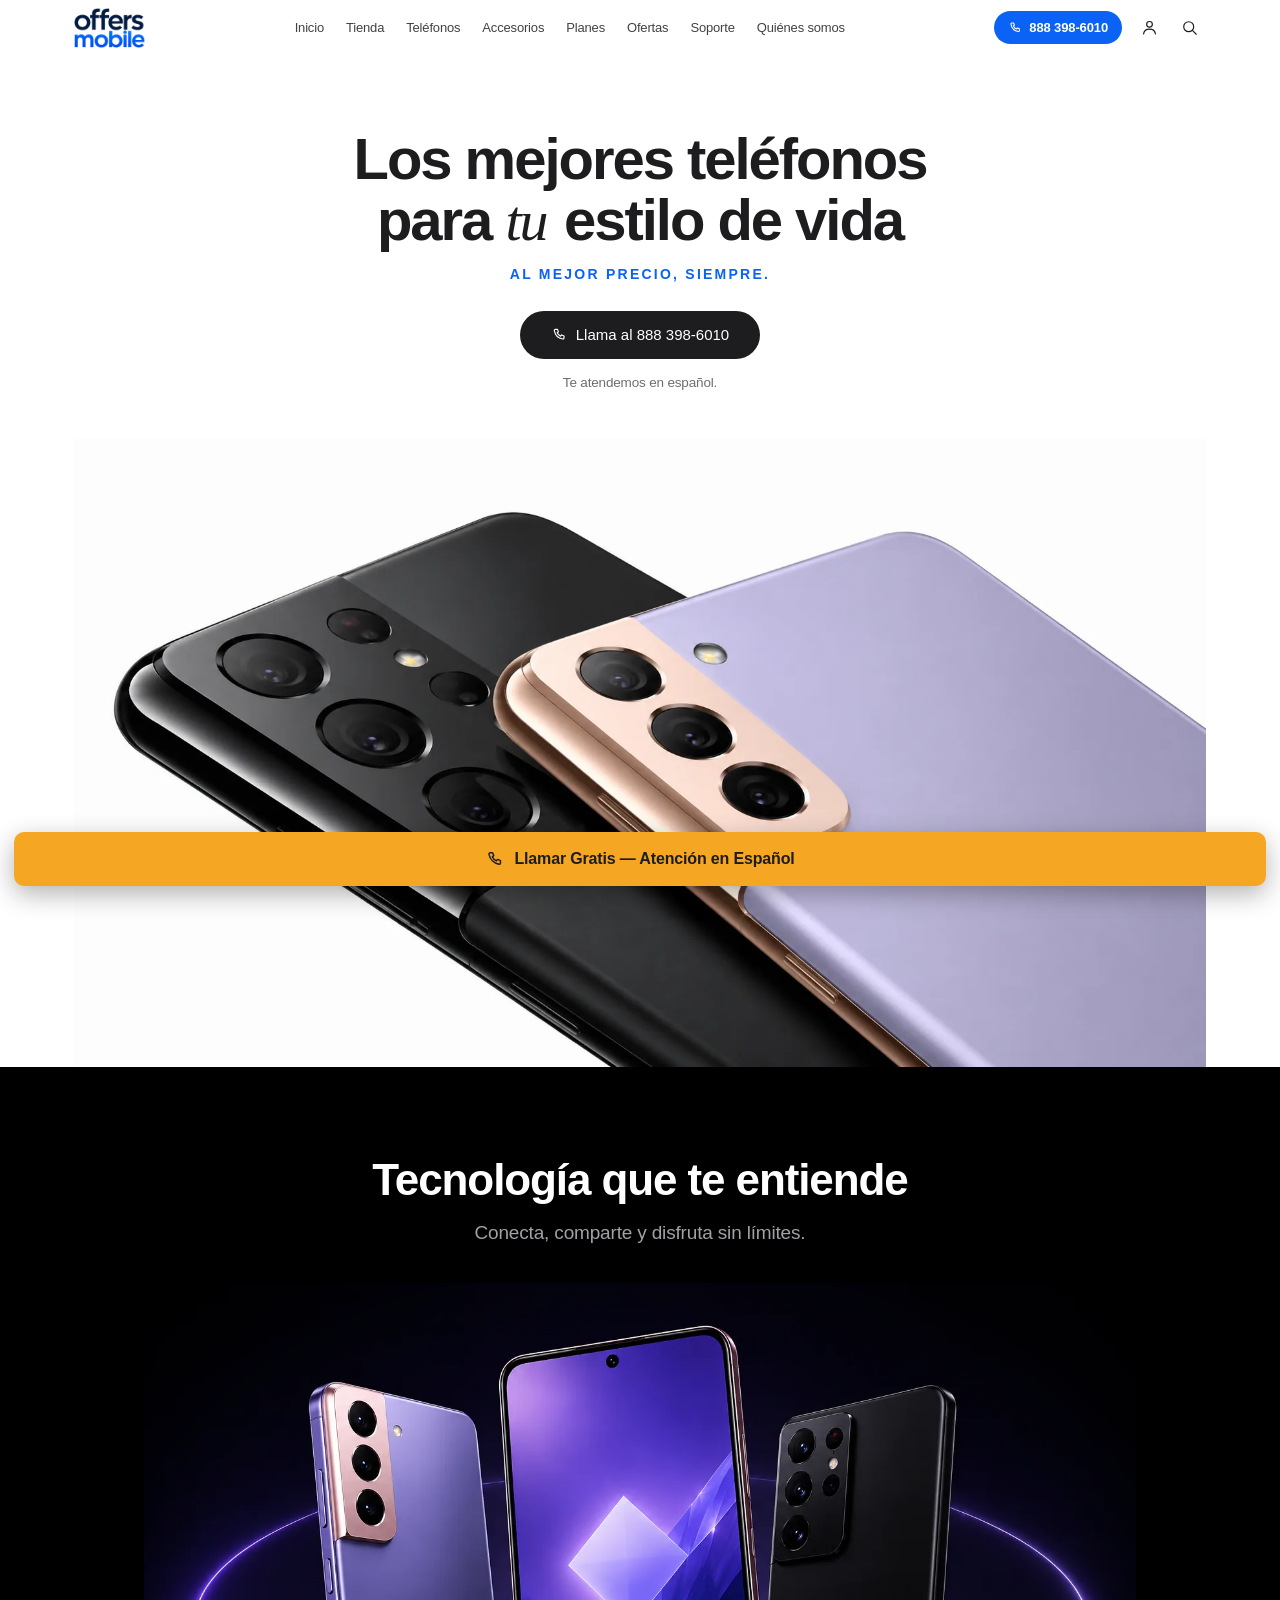
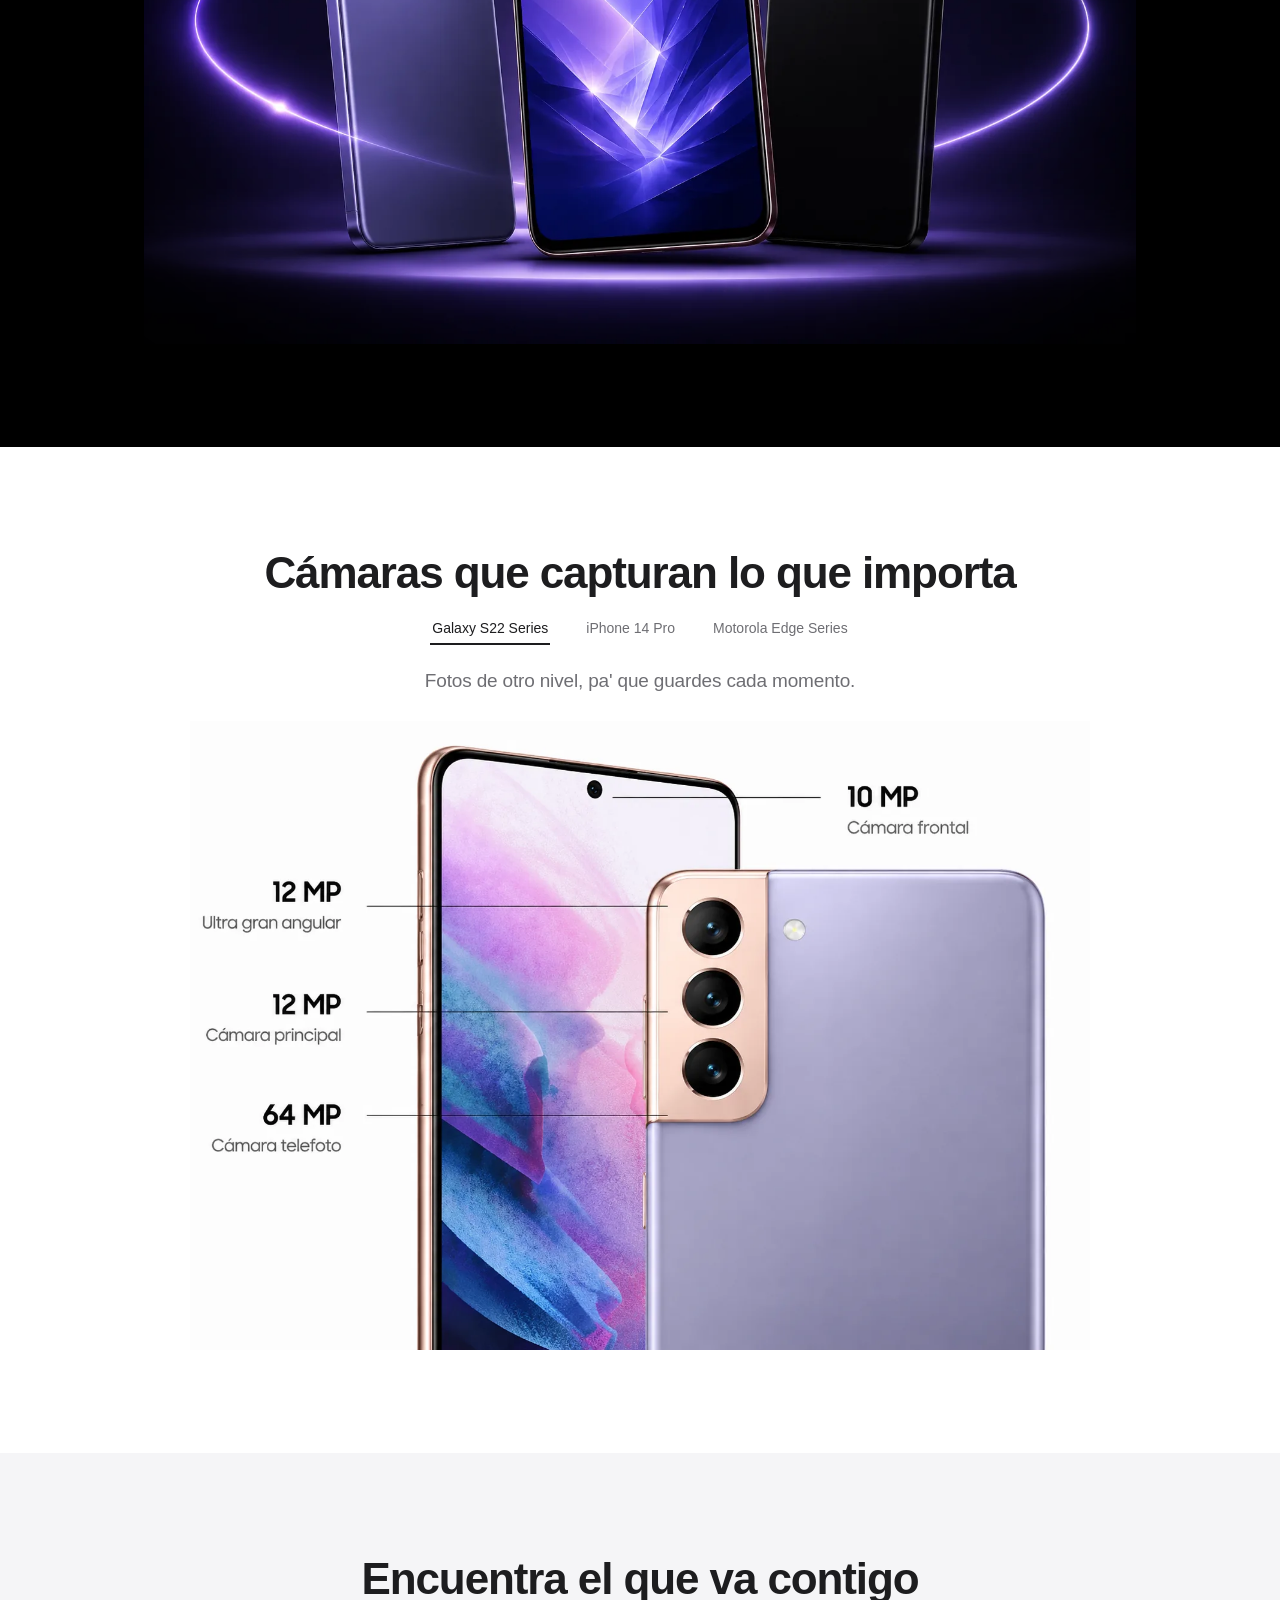
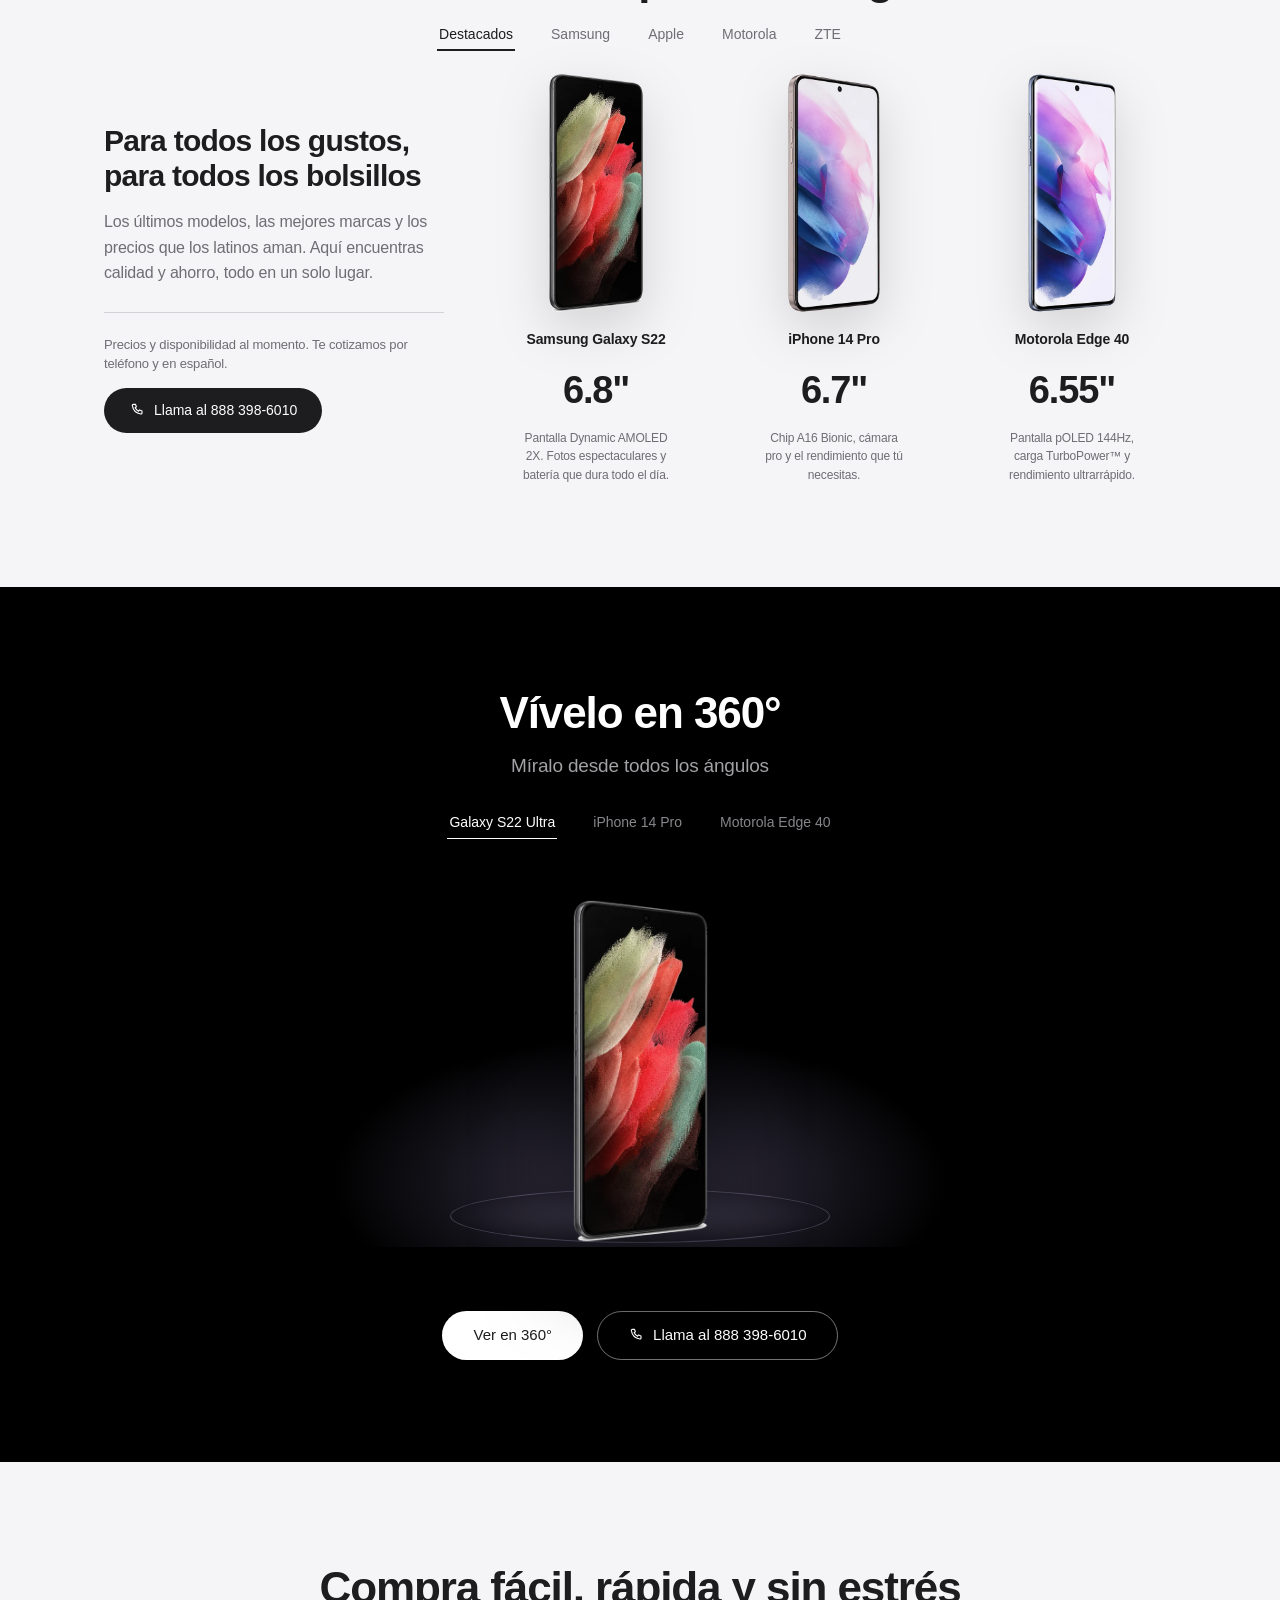
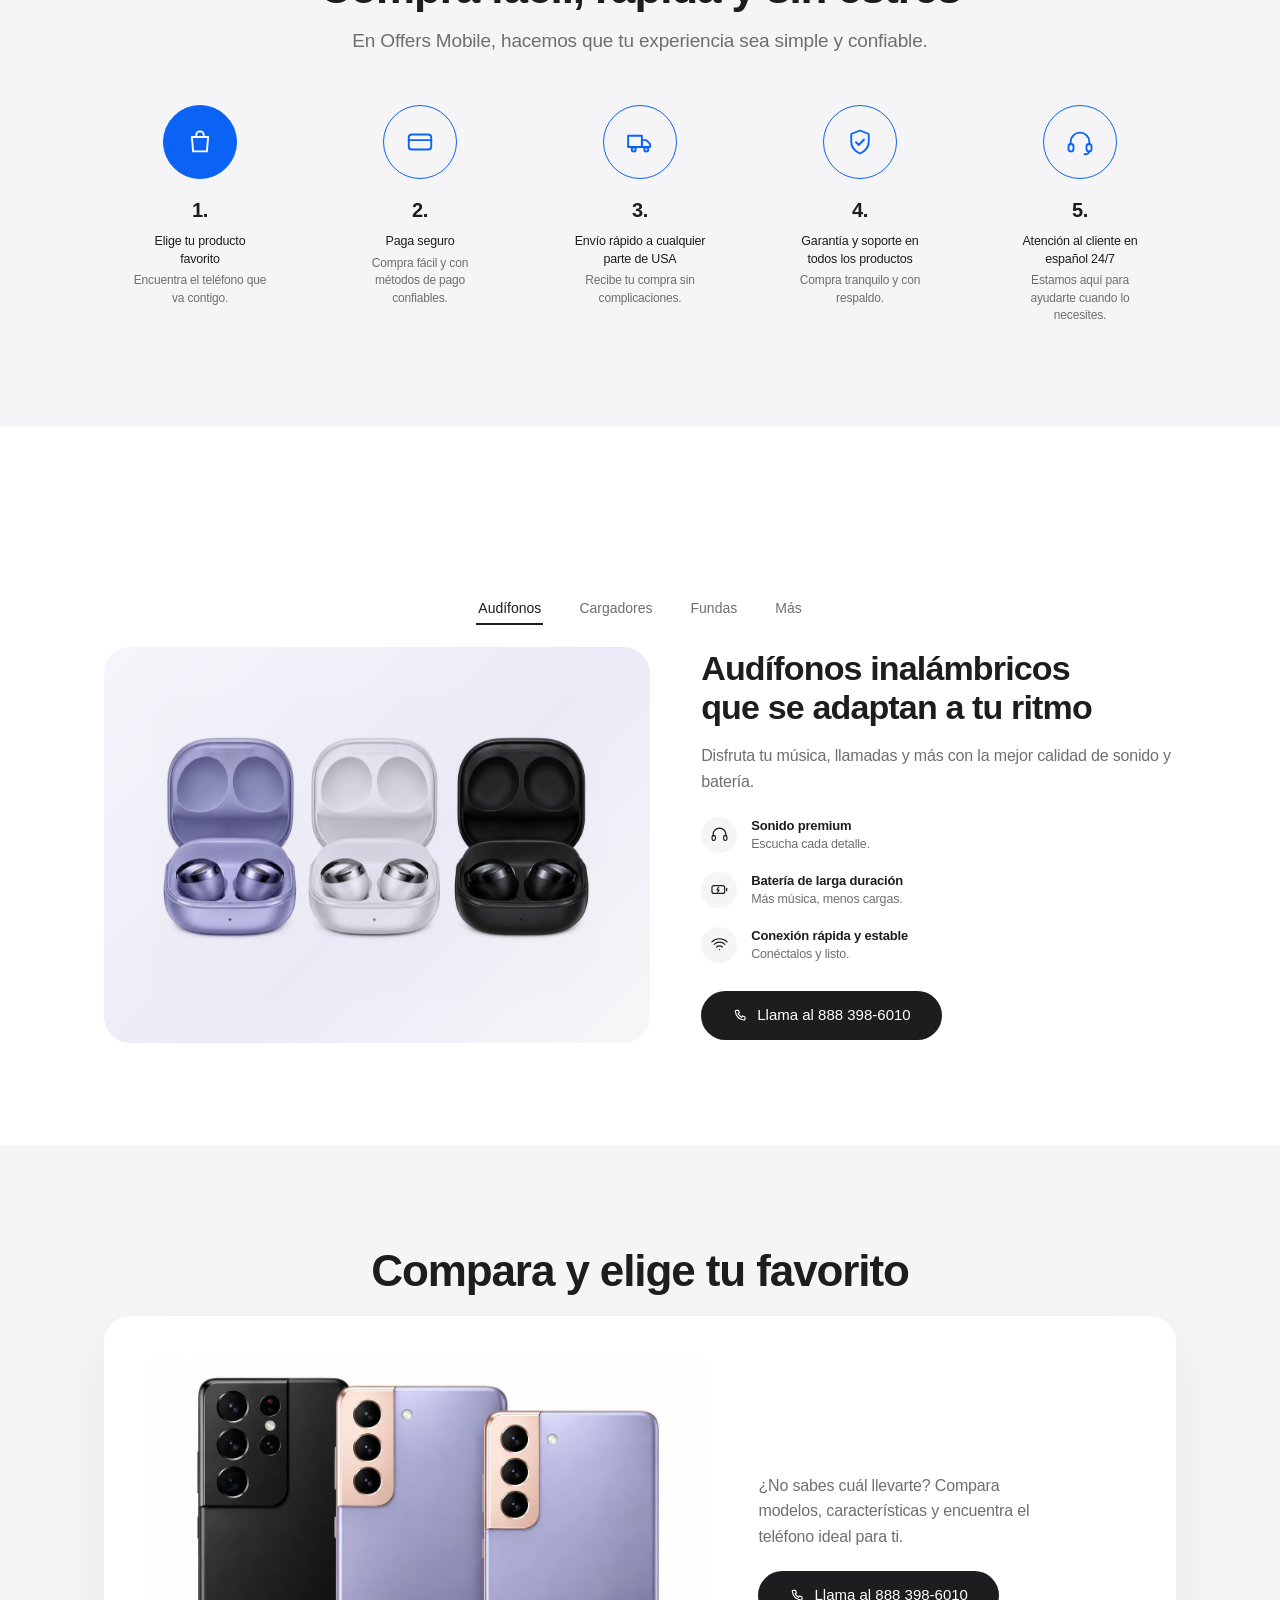
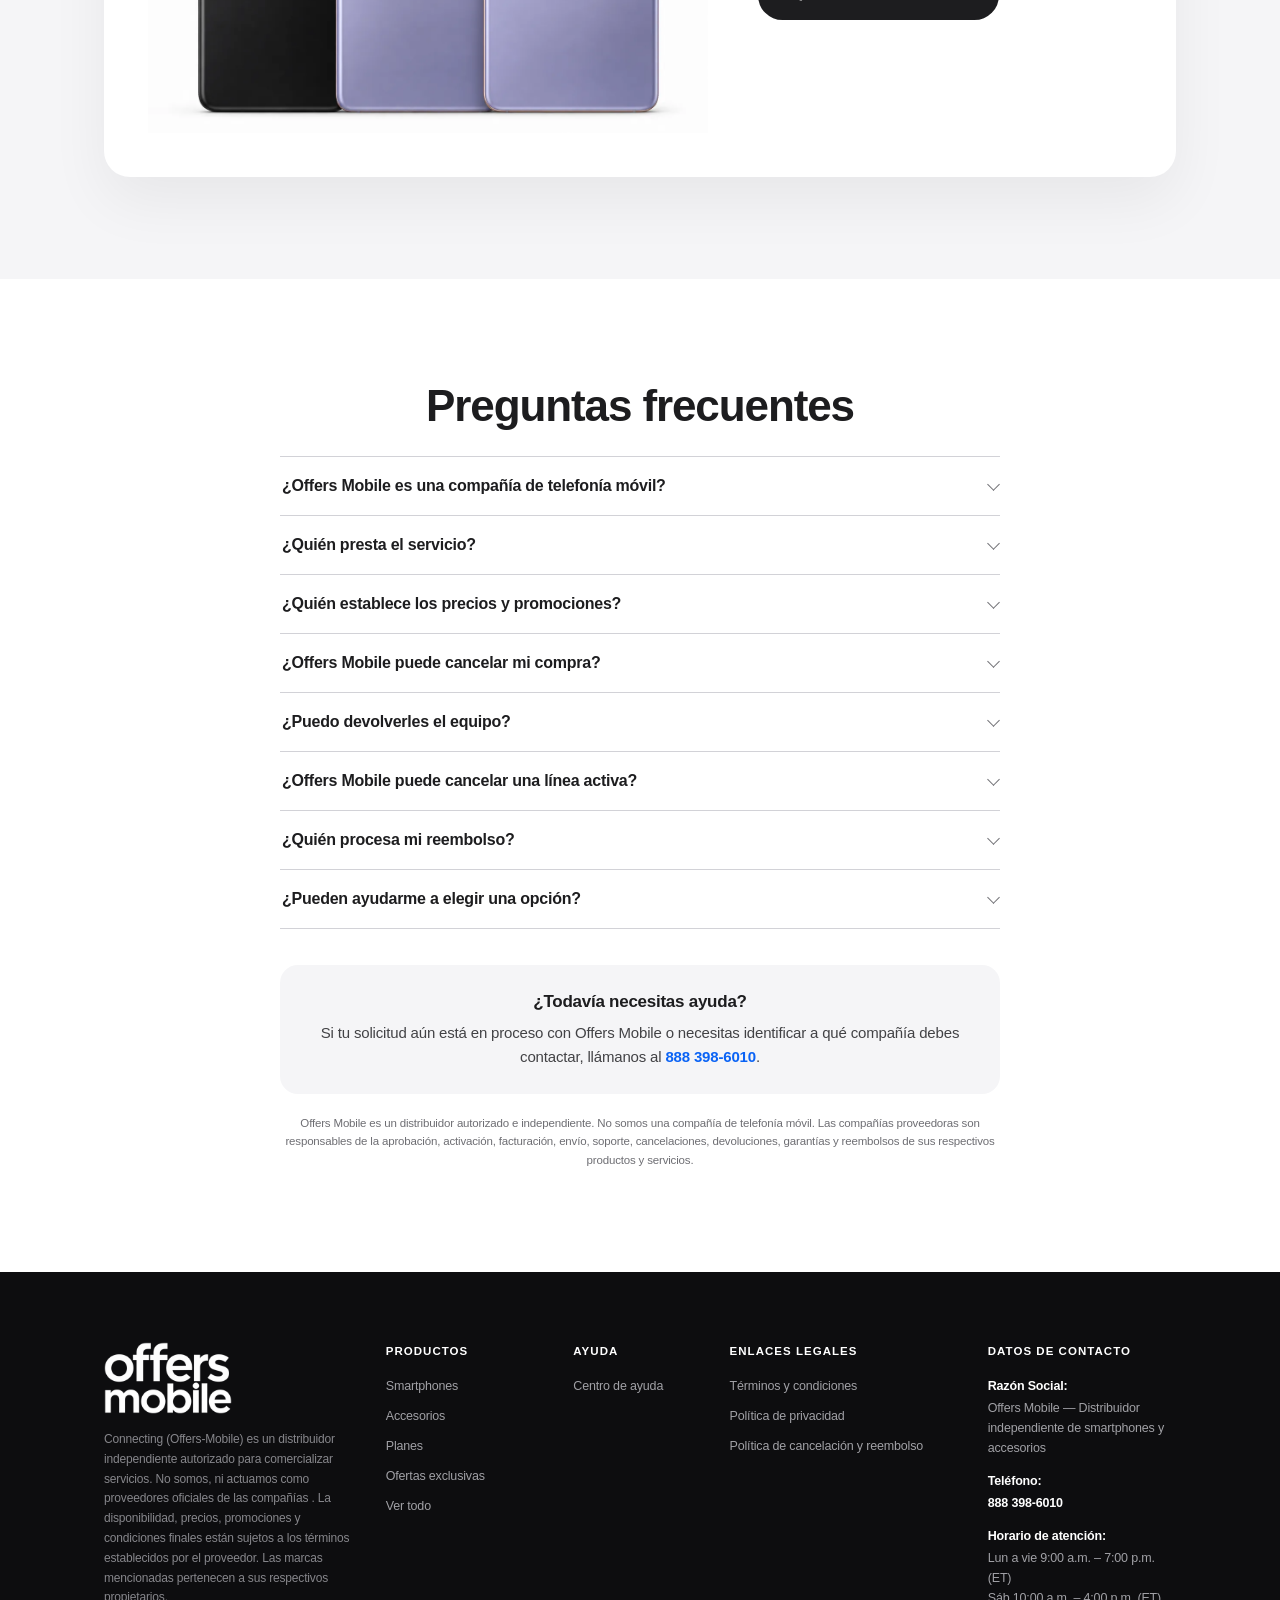
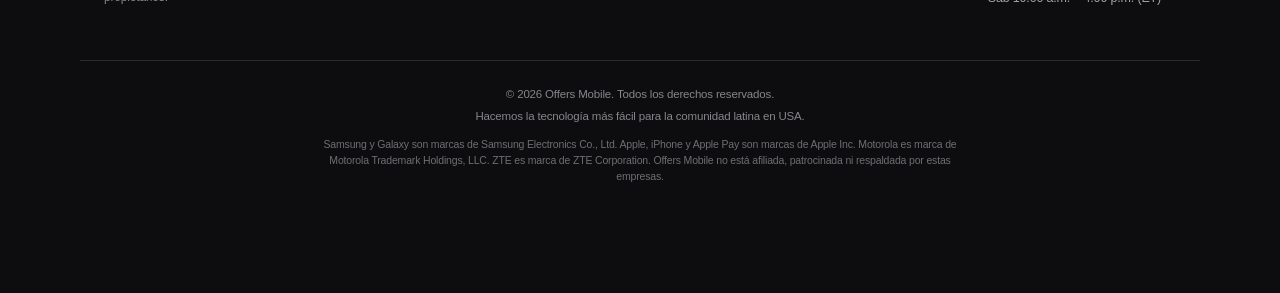
<file: index.html>
<!DOCTYPE html>
<html lang="es">
<head>
<meta charset="UTF-8">
<meta name="viewport" content="width=device-width, initial-scale=1">
<title>Offers Mobile — Los mejores teléfonos para tu estilo de vida</title>
<meta name="description" content="Tu próximo teléfono está aquí. Buen precio, buenas marcas y atención en español. Compra fácil y recibe en USA.">
<link rel="canonical" href="https://offers-mobile.com/">

<!-- Open Graph (Facebook, WhatsApp, LinkedIn) -->
<meta property="og:type" content="website">
<meta property="og:site_name" content="Offers Mobile">
<meta property="og:locale" content="es_US">
<meta property="og:url" content="https://offers-mobile.com/">
<meta property="og:title" content="Offers Mobile — Los mejores teléfonos para tu estilo de vida">
<meta property="og:description" content="Tu próximo teléfono está aquí. Buen precio, buenas marcas y atención en español. Compra fácil y recibe en USA.">
<meta property="og:image" content="https://offers-mobile.com/images/og-image.jpg">
<meta property="og:image:width" content="1200">
<meta property="og:image:height" content="630">
<meta property="og:image:alt" content="Tel&eacute;fonos disponibles en Offers Mobile">

<!-- X / Twitter -->
<meta name="twitter:card" content="summary_large_image">
<meta name="twitter:title" content="Offers Mobile — Los mejores teléfonos para tu estilo de vida">
<meta name="twitter:description" content="Tu próximo teléfono está aquí. Buen precio, buenas marcas y atención en español. Compra fácil y recibe en USA.">
<meta name="twitter:image" content="https://offers-mobile.com/images/og-image.jpg">

<meta name="theme-color" content="#ffffff">
<link rel="stylesheet" href="css/styles.css">
</head>
<body>

<!-- ============ NAV ============ -->
<header class="nav" id="nav">
  <div class="nav__inner">
    <a href="#inicio" class="logo" aria-label="Offers Mobile inicio">
      <img src="images/logo.webp?v=2" alt="Offers Mobile" width="356" height="200">
    </a>

    <nav class="nav__links" id="navLinks" aria-label="Navegación principal">
      <a href="#inicio">Inicio</a>
      <a href="#tienda">Tienda</a>
      <a href="#telefonos">Teléfonos</a>
      <a href="#accesorios">Accesorios</a>
      <a href="#planes">Planes</a>
      <a href="#ofertas">Ofertas</a>
      <a href="#soporte">Soporte</a>
      <a href="quienes-somos.html">Quiénes somos</a>
    </nav>

    <div class="nav__actions">
      <a href="tel:+18883986010" class="nav__tel" data-cta="nav">
        <svg viewBox="0 0 24 24" aria-hidden="true"><path d="M6.6 3.5h3l1.5 3.7-1.9 1.4a12 12 0 0 0 5.2 5.2l1.4-1.9 3.7 1.5v3a1.6 1.6 0 0 1-1.8 1.6A15.6 15.6 0 0 1 5 5.3 1.6 1.6 0 0 1 6.6 3.5z"/></svg>
        <span>888 398-6010</span>
      </a>
      <button class="icon-btn" aria-label="Mi cuenta">
        <svg viewBox="0 0 24 24" aria-hidden="true"><circle cx="12" cy="8" r="3.6"/><path d="M4.5 20c.6-4 3.7-6 7.5-6s6.9 2 7.5 6"/></svg>
      </button>
      <button class="icon-btn" aria-label="Buscar">
        <svg viewBox="0 0 24 24" aria-hidden="true"><circle cx="11" cy="11" r="6.3"/><path d="M16 16l4.5 4.5"/></svg>
      </button>
      <button class="burger" id="burger" aria-label="Abrir menú" aria-expanded="false">
        <span></span><span></span>
      </button>
    </div>
  </div>
</header>

<main>

<!-- ============ HERO ============ -->
<section class="hero" id="inicio">
  <div class="hero__copy reveal">
    <h1 class="hero__title">
      Los mejores teléfonos<br>
      para <em>tu</em> estilo de vida
    </h1>
    <p class="hero__kicker">Al mejor precio, siempre.</p>
    <a href="tel:+18883986010" class="btn btn--dark btn--call" data-cta="hero">
      <svg viewBox="0 0 24 24" aria-hidden="true"><path d="M6.6 3.5h3l1.5 3.7-1.9 1.4a12 12 0 0 0 5.2 5.2l1.4-1.9 3.7 1.5v3a1.6 1.6 0 0 1-1.8 1.6A15.6 15.6 0 0 1 5 5.3 1.6 1.6 0 0 1 6.6 3.5z"/></svg>
      Llama al 888 398-6010
    </a>
    <p class="hero__phone">Te atendemos en español.</p>
  </div>
  <div class="hero__media reveal reveal--slow">
    <img src="images/hero-telefonos.webp" alt="Teléfonos Samsung Galaxy en color negro y violeta"
         width="1683" height="935" fetchpriority="high" decoding="async">
  </div>
</section>

<!-- ============ TECNOLOGÍA ============ -->
<section class="tech dark-band" id="tienda">
  <div class="wrap tech__head reveal">
    <h2 class="h2 h2--light">Tecnología que te entiende</h2>
    <p class="sub sub--light">Conecta, comparte y disfruta sin límites.</p>
  </div>

  <figure class="tech__media reveal reveal--slow">
    <img src="images/tecnologia.webp"
         alt="Tres teléfonos Galaxy rodeados por un anillo de luz violeta"
         width="1536" height="1024" loading="lazy" decoding="async">
  </figure>
</section>

<!-- ============ CÁMARAS ============ -->
<section class="section cameras" id="camaras">
  <div class="wrap">
    <h2 class="h2 reveal">Cámaras que capturan lo que importa</h2>

    <div class="tabs reveal" data-tabs="camaras">
      <button class="tab is-active" data-tab="s22">Galaxy S22 Series</button>
      <button class="tab" data-tab="ip14">iPhone 14 Pro</button>
      <button class="tab" data-tab="edge">Motorola Edge Series</button>
    </div>

    <p class="sub sub--tight reveal" data-panel-text="camaras">Fotos de otro nivel, pa' que guardes cada momento.</p>

    <figure class="cameras__shot reveal reveal--slow">
      <img src="images/camaras.webp" alt="Detalle de las cámaras: 10 MP frontal, 12 MP ultra gran angular, 12 MP principal y 64 MP telefoto"
           width="1500" height="1049" loading="lazy" decoding="async">
    </figure>
  </div>
</section>

<!-- ============ CATÁLOGO ============ -->
<section class="section catalog alt-band" id="telefonos">
  <div class="wrap">
    <h2 class="h2 reveal">Encuentra el que va contigo</h2>

    <div class="tabs reveal" data-tabs="catalogo">
      <button class="tab is-active" data-tab="todos">Destacados</button>
      <button class="tab" data-tab="samsung">Samsung</button>
      <button class="tab" data-tab="apple">Apple</button>
      <button class="tab" data-tab="motorola">Motorola</button>
      <button class="tab" data-tab="zte">ZTE</button>
    </div>

    <div class="catalog__grid">
      <div class="catalog__intro reveal">
        <h3 class="h3">Para todos los gustos,<br>para todos los bolsillos</h3>
        <p class="body">
          Los últimos modelos, las mejores marcas y los precios que los latinos aman.
          Aquí encuentras calidad y ahorro, todo en un solo lugar.
        </p>

        <div class="callout">
          <p class="callout__text">Precios y disponibilidad al momento. Te cotizamos por teléfono y en español.</p>
          <a href="tel:+18883986010" class="btn btn--dark btn--call" data-cta="catalogo">
            <svg viewBox="0 0 24 24" aria-hidden="true"><path d="M6.6 3.5h3l1.5 3.7-1.9 1.4a12 12 0 0 0 5.2 5.2l1.4-1.9 3.7 1.5v3a1.6 1.6 0 0 1-1.8 1.6A15.6 15.6 0 0 1 5 5.3 1.6 1.6 0 0 1 6.6 3.5z"/></svg>
            Llama al 888 398-6010
          </a>
        </div>
      </div>

      <div class="cards" id="catalogCards">
        <article class="card reveal" data-brand="samsung">
          <div class="card__media"><img src="images/s22.webp" alt="Samsung Galaxy S22" width="302" height="760" loading="lazy" decoding="async"></div>
          <h4 class="card__name">Samsung Galaxy S22</h4>
          <p class="card__spec">6.8"</p>
          <p class="card__desc">Pantalla Dynamic AMOLED 2X. Fotos espectaculares y batería que dura todo el día.</p>
        </article>

        <article class="card reveal" data-brand="apple">
          <div class="card__media"><img src="images/iphone14.webp" alt="iPhone 14 Pro" width="300" height="760" loading="lazy" decoding="async"></div>
          <h4 class="card__name">iPhone 14 Pro</h4>
          <p class="card__spec">6.7"</p>
          <p class="card__desc">Chip A16 Bionic, cámara pro y el rendimiento que tú necesitas.</p>
        </article>

        <article class="card reveal" data-brand="motorola">
          <div class="card__media"><img src="images/edge40.webp" alt="Motorola Edge 40" width="286" height="760" loading="lazy" decoding="async"></div>
          <h4 class="card__name">Motorola Edge 40</h4>
          <p class="card__spec">6.55"</p>
          <p class="card__desc">Pantalla pOLED 144Hz, carga TurboPower™ y rendimiento ultrarrápido.</p>
        </article>

        <article class="card card--soon reveal" data-brand="zte">
          <div class="card__media card__media--empty">
            <svg viewBox="0 0 24 24" aria-hidden="true"><rect x="6.5" y="2.5" width="11" height="19" rx="2.6"/><path d="M10.5 5.6h3"/></svg>
          </div>
          <h4 class="card__name">ZTE</h4>
          <p class="card__spec">Pronto</p>
          <p class="card__desc">Estamos sumando nuevos modelos ZTE al catálogo. Llámanos y te avisamos apenas lleguen.</p>
        </article>
      </div>
    </div>
  </div>
</section>

<!-- ============ 360° ============ -->
<section class="section three60 dark-band" id="ofertas">
  <div class="wrap">
    <h2 class="h2 h2--light reveal">Vívelo en 360°</h2>
    <p class="sub sub--light reveal">Míralo desde todos los ángulos</p>

    <div class="tabs tabs--light reveal" data-tabs="tresc">
      <button class="tab is-active" data-tab="s22">Galaxy S22 Ultra</button>
      <button class="tab" data-tab="ip14">iPhone 14 Pro</button>
      <button class="tab" data-tab="edge">Motorola Edge 40</button>
    </div>

    <div class="viewer reveal" id="viewer">
      <div class="viewer__glow" aria-hidden="true"></div>
      <div class="viewer__phone" id="viewerPhone">
        <img src="images/s22.webp" alt="Galaxy S22 Ultra en vista 360 grados" id="viewerImg" width="302" height="760" loading="lazy" decoding="async">
      </div>
      <div class="viewer__ring" aria-hidden="true"></div>
    </div>

    <div class="three60__actions reveal">
      <button class="btn btn--light" id="spinBtn">Ver en 360°</button>
      <a href="tel:+18883986010" class="btn btn--ghost btn--call" data-cta="tresc">
        <svg viewBox="0 0 24 24" aria-hidden="true"><path d="M6.6 3.5h3l1.5 3.7-1.9 1.4a12 12 0 0 0 5.2 5.2l1.4-1.9 3.7 1.5v3a1.6 1.6 0 0 1-1.8 1.6A15.6 15.6 0 0 1 5 5.3 1.6 1.6 0 0 1 6.6 3.5z"/></svg>
        Llama al 888 398-6010
      </a>
    </div>
  </div>
</section>

<!-- ============ PROCESO DE COMPRA ============ -->
<section class="section steps alt-band" id="planes">
  <div class="wrap">
    <h2 class="h2 reveal">Compra fácil, rápida y sin estrés</h2>
    <p class="sub reveal">En Offers Mobile, hacemos que tu experiencia sea simple y confiable.</p>

    <ol class="steps__grid">
      <li class="step reveal">
        <div class="step__icon step__icon--fill">
          <svg viewBox="0 0 24 24" aria-hidden="true"><path d="M5.5 8h13l-1 11.5h-11z"/><path d="M9 8V6.5a3 3 0 0 1 6 0V8"/></svg>
        </div>
        <p class="step__num">1.</p>
        <p class="step__title">Elige tu producto favorito</p>
        <p class="step__desc">Encuentra el teléfono que va contigo.</p>
      </li>
      <li class="step reveal">
        <div class="step__icon">
          <svg viewBox="0 0 24 24" aria-hidden="true"><rect x="3" y="6" width="18" height="12" rx="2.4"/><path d="M3 10.5h18"/></svg>
        </div>
        <p class="step__num">2.</p>
        <p class="step__title">Paga seguro</p>
        <p class="step__desc">Compra fácil y con métodos de pago confiables.</p>
      </li>
      <li class="step reveal">
        <div class="step__icon">
          <svg viewBox="0 0 24 24" aria-hidden="true"><path d="M2.5 7h11v9h-11z"/><path d="M13.5 10.5H17l3 3V16h-6.5z"/><circle cx="7" cy="18" r="1.6"/><circle cx="17" cy="18" r="1.6"/></svg>
        </div>
        <p class="step__num">3.</p>
        <p class="step__title">Envío rápido a cualquier parte de USA</p>
        <p class="step__desc">Recibe tu compra sin complicaciones.</p>
      </li>
      <li class="step reveal">
        <div class="step__icon">
          <svg viewBox="0 0 24 24" aria-hidden="true"><path d="M12 2.8l7 2.8v6c0 4.3-2.9 7.7-7 9.6-4.1-1.9-7-5.3-7-9.6v-6z"/><path d="M8.8 12.2l2.2 2.2 4.2-4.4"/></svg>
        </div>
        <p class="step__num">4.</p>
        <p class="step__title">Garantía y soporte en todos los productos</p>
        <p class="step__desc">Compra tranquilo y con respaldo.</p>
      </li>
      <li class="step reveal">
        <div class="step__icon">
          <svg viewBox="0 0 24 24" aria-hidden="true"><path d="M4.5 14v-2a7.5 7.5 0 0 1 15 0v2"/><rect x="2.8" y="13.5" width="4" height="6" rx="2"/><rect x="17.2" y="13.5" width="4" height="6" rx="2"/><path d="M19.2 19.5c0 1.4-1.7 2.3-3.6 2.3"/></svg>
        </div>
        <p class="step__num">5.</p>
        <p class="step__title">Atención al cliente en español 24/7</p>
        <p class="step__desc">Estamos aquí para ayudarte cuando lo necesites.</p>
      </li>
    </ol>
  </div>
</section>

<!-- ============ ACCESORIOS ============ -->
<section class="section accs" id="accesorios">
  <div class="wrap">
    <h2 class="h2 reveal">Accesorios que completan tu experiencia</h2>

    <div class="tabs reveal" data-tabs="accs">
      <button class="tab is-active" data-tab="audio">Audífonos</button>
      <button class="tab" data-tab="carga">Cargadores</button>
      <button class="tab" data-tab="fundas">Fundas</button>
      <button class="tab" data-tab="mas">Más</button>
    </div>

    <div class="accs__grid">
      <figure class="accs__media reveal reveal--slow">
        <img src="images/audifonos.webp" alt="Audífonos inalámbricos en violeta, blanco y negro" width="1200" height="800" loading="lazy" decoding="async">
      </figure>

      <div class="accs__copy reveal">
        <h3 class="h3">Audífonos inalámbricos<br>que se adaptan a tu ritmo</h3>
        <p class="body">Disfruta tu música, llamadas y más con la mejor calidad de sonido y batería.</p>

        <ul class="feats">
          <li>
            <span class="feats__icon"><svg viewBox="0 0 24 24" aria-hidden="true"><path d="M4 14v-2a8 8 0 0 1 16 0v2"/><rect x="2.6" y="13.2" width="4.2" height="6.4" rx="2.1"/><rect x="17.2" y="13.2" width="4.2" height="6.4" rx="2.1"/></svg></span>
            <span><b>Sonido premium</b><br>Escucha cada detalle.</span>
          </li>
          <li>
            <span class="feats__icon"><svg viewBox="0 0 24 24" aria-hidden="true"><rect x="2.5" y="7" width="16" height="10" rx="2.6"/><path d="M21 10.5v3"/><path d="M10.8 9.2l-2 3.4h2.6l-1.6 2.9"/></svg></span>
            <span><b>Batería de larga duración</b><br>Más música, menos cargas.</span>
          </li>
          <li>
            <span class="feats__icon"><svg viewBox="0 0 24 24" aria-hidden="true"><path d="M12 18.5h.01"/><path d="M8.4 15.2a5 5 0 0 1 7.2 0"/><path d="M5.3 11.9a9.4 9.4 0 0 1 13.4 0"/><path d="M2.4 8.7a13.6 13.6 0 0 1 19.2 0"/></svg></span>
            <span><b>Conexión rápida y estable</b><br>Conéctalos y listo.</span>
          </li>
        </ul>

        <a href="tel:+18883986010" class="btn btn--dark btn--call" data-cta="accesorios">
          <svg viewBox="0 0 24 24" aria-hidden="true"><path d="M6.6 3.5h3l1.5 3.7-1.9 1.4a12 12 0 0 0 5.2 5.2l1.4-1.9 3.7 1.5v3a1.6 1.6 0 0 1-1.8 1.6A15.6 15.6 0 0 1 5 5.3 1.6 1.6 0 0 1 6.6 3.5z"/></svg>
          Llama al 888 398-6010
        </a>
      </div>
    </div>
  </div>
</section>

<!-- ============ COMPARADOR ============ -->
<section class="section compare alt-band">
  <div class="wrap">
    <h2 class="h2 reveal">Compara y elige tu favorito</h2>

    <div class="compare__card reveal reveal--slow">
      <figure class="compare__media">
        <img src="images/comparativa.webp" alt="Tres modelos de teléfonos lado a lado para comparar" width="1300" height="867" loading="lazy" decoding="async">
      </figure>
      <div class="compare__copy">
        <p class="body">¿No sabes cuál llevarte? Compara modelos, características y encuentra el teléfono ideal para ti.</p>
        <a href="tel:+18883986010" class="btn btn--dark btn--call" data-cta="comparativa">
          <svg viewBox="0 0 24 24" aria-hidden="true"><path d="M6.6 3.5h3l1.5 3.7-1.9 1.4a12 12 0 0 0 5.2 5.2l1.4-1.9 3.7 1.5v3a1.6 1.6 0 0 1-1.8 1.6A15.6 15.6 0 0 1 5 5.3 1.6 1.6 0 0 1 6.6 3.5z"/></svg>
          Llama al 888 398-6010
        </a>
      </div>
    </div>
  </div>
</section>

<!-- ============ AYUDA ============ -->
<section class="section help" id="soporte">
  <div class="wrap wrap--narrow">
    <h2 class="h2 reveal">Preguntas frecuentes</h2>

    <div class="faq reveal">
      <details class="faq__item">
        <summary>¿Offers Mobile es una compañía de telefonía móvil?</summary>
        <div class="faq__a"><p>No. Somos un distribuidor autorizado e independiente que promociona ofertas y ayuda a procesar solicitudes mediante las plataformas disponibles de las compañías proveedoras.</p></div>
      </details>
      <details class="faq__item">
        <summary>¿Quién presta el servicio?</summary>
        <div class="faq__a"><p>El servicio es prestado y administrado por la compañía proveedora seleccionada durante la compra.</p></div>
      </details>
      <details class="faq__item">
        <summary>¿Quién establece los precios y promociones?</summary>
        <div class="faq__a"><p>Los precios, promociones, disponibilidad, requisitos y condiciones son establecidos por cada proveedor y pueden cambiar según la ubicación, elegibilidad y fecha de contratación.</p></div>
      </details>
      <details class="faq__item">
        <summary>¿Offers Mobile puede cancelar mi compra?</summary>
        <div class="faq__a"><p>Podemos verificar si es posible detenerla mientras la solicitud todavía se encuentre en proceso con nuestro equipo. Si ya fue procesada, enviada, activada o completada por el proveedor, deberás comunicarte directamente con esa compañía.</p></div>
      </details>
      <details class="faq__item">
        <summary>¿Puedo devolverles el equipo?</summary>
        <div class="faq__a"><p>No. Offers Mobile no recibe equipos. Las devoluciones deben gestionarse con la compañía que envió o facturó el producto.</p></div>
      </details>
      <details class="faq__item">
        <summary>¿Offers Mobile puede cancelar una línea activa?</summary>
        <div class="faq__a"><p>No. Las líneas, cuentas y servicios activos son administrados exclusivamente por la compañía proveedora.</p></div>
      </details>
      <details class="faq__item">
        <summary>¿Quién procesa mi reembolso?</summary>
        <div class="faq__a"><p>El proveedor o la entidad que recibió y procesó el pago. Offers Mobile no puede emitir reembolsos correspondientes a cobros realizados por otra compañía.</p></div>
      </details>
      <details class="faq__item">
        <summary>¿Pueden ayudarme a elegir una opción?</summary>
        <div class="faq__a"><p>Sí. Nuestros representantes pueden explicarte las opciones disponibles y ayudarte a procesar una solicitud de acuerdo con la información y condiciones proporcionadas por cada proveedor.</p></div>
      </details>
    </div>

    <div class="faq__more reveal">
      <h3>¿Todavía necesitas ayuda?</h3>
      <p>Si tu solicitud aún está en proceso con Offers Mobile o necesitas identificar a qué compañía debes
      contactar, llámanos al <a href="tel:+18883986010" data-cta="faq">888 398-6010</a>.</p>
    </div>

    <p class="faq__note reveal">Offers Mobile es un distribuidor autorizado e independiente. No somos una compañía
    de telefonía móvil. Las compañías proveedoras son responsables de la aprobación, activación, facturación,
    envío, soporte, cancelaciones, devoluciones, garantías y reembolsos de sus respectivos productos y servicios.</p>
  </div>
</section>

</main>

<!-- ============ FOOTER ============ -->
<footer class="footer" id="quienes">
  <div class="wrap footer__grid">
    <div class="footer__col footer__brand">
      <a href="#inicio" class="footer__logo" aria-label="Offers Mobile inicio">
        <img src="images/logo.webp?v=2" alt="Offers Mobile" width="356" height="200">
      </a>
      <p class="footer__about">Connecting (Offers-Mobile) es un distribuidor independiente autorizado para comercializar servicios. No somos, ni actuamos como proveedores oficiales de las compañías . La disponibilidad, precios, promociones y condiciones finales están sujetos a los términos establecidos por el proveedor. Las marcas mencionadas pertenecen a sus respectivos propietarios.  </p>
    </div>

    <div class="footer__col">
      <h5>Productos</h5>
      <a href="#telefonos">Smartphones</a>
      <a href="#accesorios">Accesorios</a>
      <a href="#planes">Planes</a>
      <a href="#ofertas">Ofertas exclusivas</a>
      <a href="#tienda">Ver todo</a>
    </div>

    <div class="footer__col">
      <h5>Ayuda</h5>
      <a href="ayuda.html">Centro de ayuda</a>
    </div>

    <div class="footer__col">
      <h5>Enlaces legales</h5>
      <a href="terminos.html">T&eacute;rminos y condiciones</a>
      <a href="privacidad.html">Pol&iacute;tica de privacidad</a>
      <a href="devoluciones.html">Pol&iacute;tica de cancelaci&oacute;n y reembolso</a>
    </div>

    <div class="footer__col footer__col--data">
      <h5>Datos de contacto</h5>
      <dl class="footer__data">
        <div>
          <dt>Raz&oacute;n Social:</dt>
          <dd>Offers Mobile &mdash; Distribuidor independiente de smartphones y accesorios</dd>
        </div>
        <!-- Direcci&oacute;n Comercial y Correo: pendientes de que nos pasen los datos reales -->
        <div>
          <dt>Tel&eacute;fono:</dt>
          <dd><a href="tel:+18883986010" class="footer__tel">888 398-6010</a></dd>
        </div>
        <div>
          <dt>Horario de atenci&oacute;n:</dt>
          <dd>Lun a vie 9:00 a.m. &ndash; 7:00 p.m. (ET)<br>
          S&aacute;b 10:00 a.m. &ndash; 4:00 p.m. (ET)</dd>
        </div>
      </dl>
    </div>
  </div>

  <div class="wrap footer__bottom">
    <div class="footer__legal">
      <p>&copy; 2026 Offers Mobile. Todos los derechos reservados.</p>
      <p>Hacemos la tecnolog&iacute;a m&aacute;s f&aacute;cil para la comunidad latina en USA.</p>
      <p class="footer__tm">Samsung y Galaxy son marcas de Samsung Electronics Co., Ltd. Apple, iPhone
      y Apple&nbsp;Pay son marcas de Apple Inc. Motorola es marca de Motorola Trademark Holdings, LLC.
      ZTE es marca de ZTE Corporation. Offers Mobile no est&aacute; afiliada, patrocinada ni respaldada
      por estas empresas.</p>
    </div>
  </div>
</footer>

<!-- ============ BOTÓN FLOTANTE DE LLAMADA ============ -->
<a href="tel:+18883986010" class="call-fab" data-cta="flotante">
  <svg viewBox="0 0 24 24" aria-hidden="true"><path d="M6.6 3.5h3l1.5 3.7-1.9 1.4a12 12 0 0 0 5.2 5.2l1.4-1.9 3.7 1.5v3a1.6 1.6 0 0 1-1.8 1.6A15.6 15.6 0 0 1 5 5.3 1.6 1.6 0 0 1 6.6 3.5z"/></svg>
  <span>Llamar Gratis &mdash; Atenci&oacute;n en Espa&ntilde;ol</span>
</a>

<script src="js/main.js"></script>
</body>
</html>
</file>
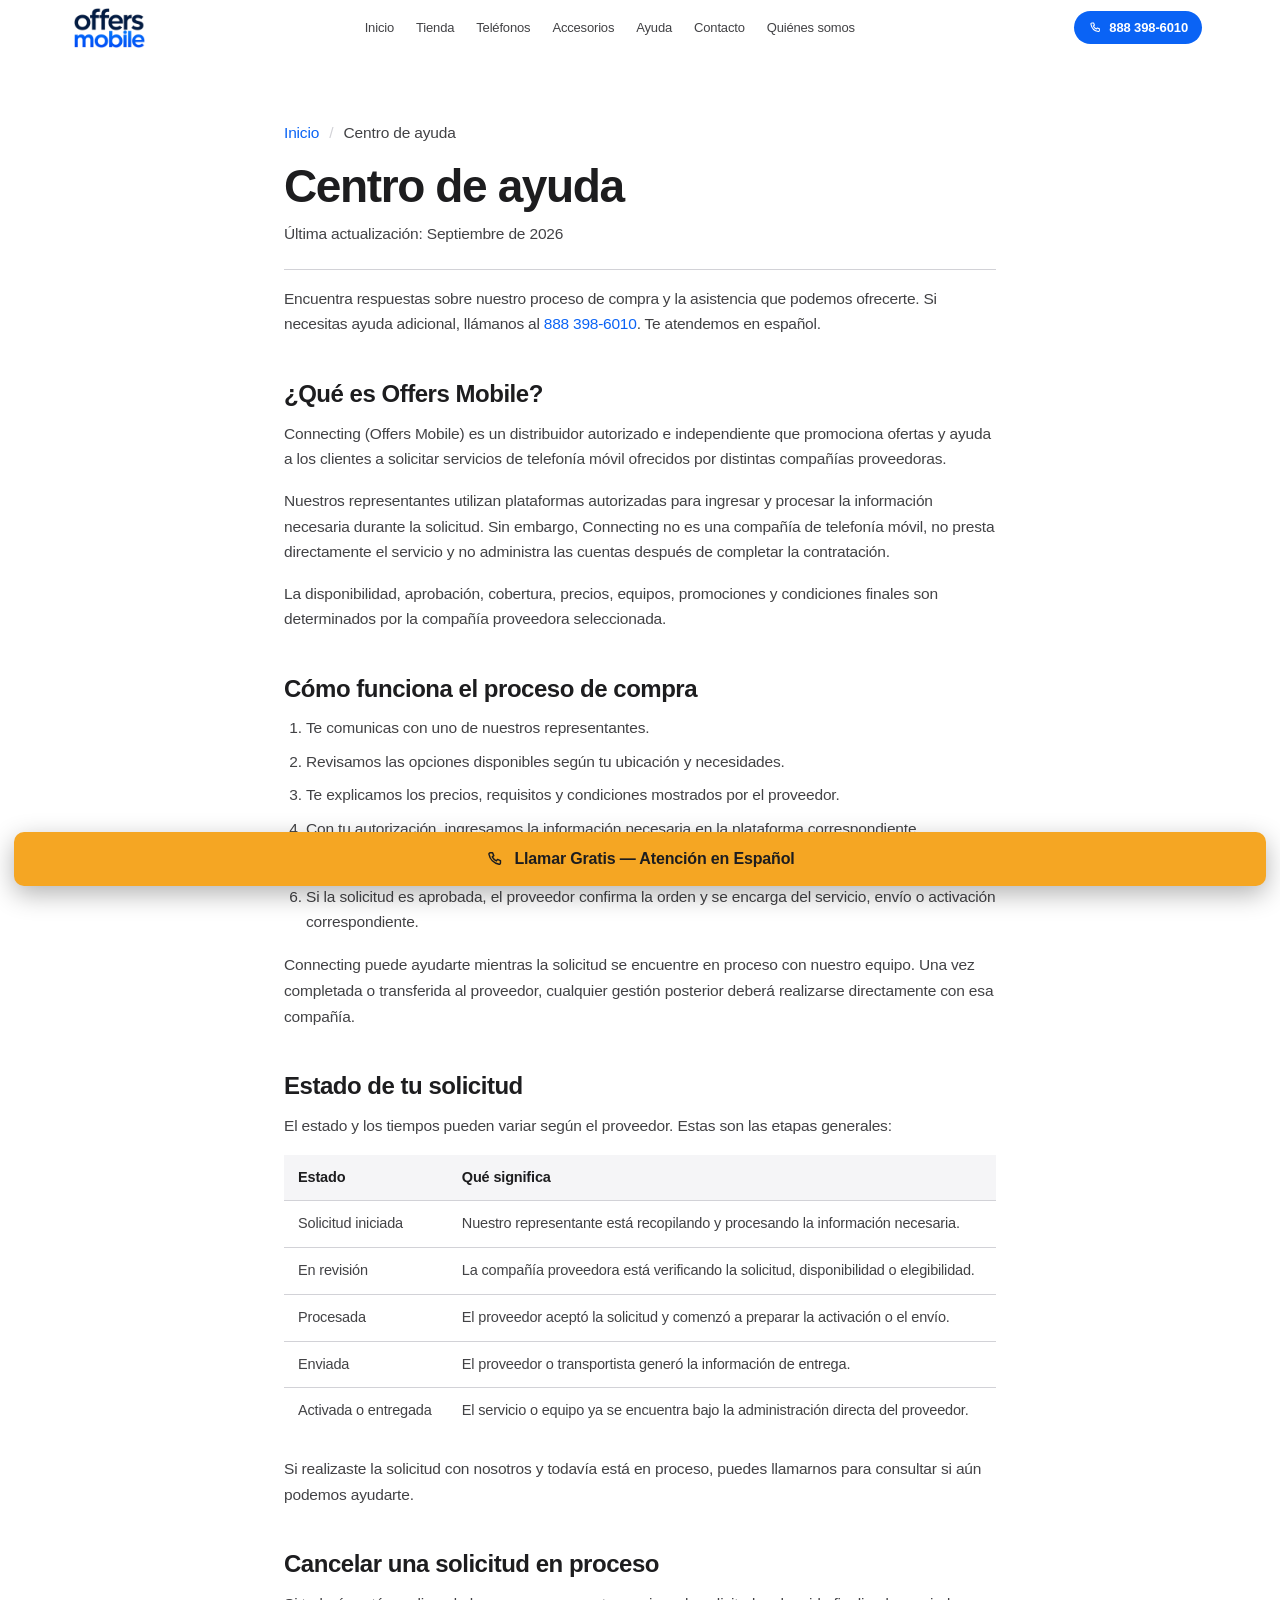
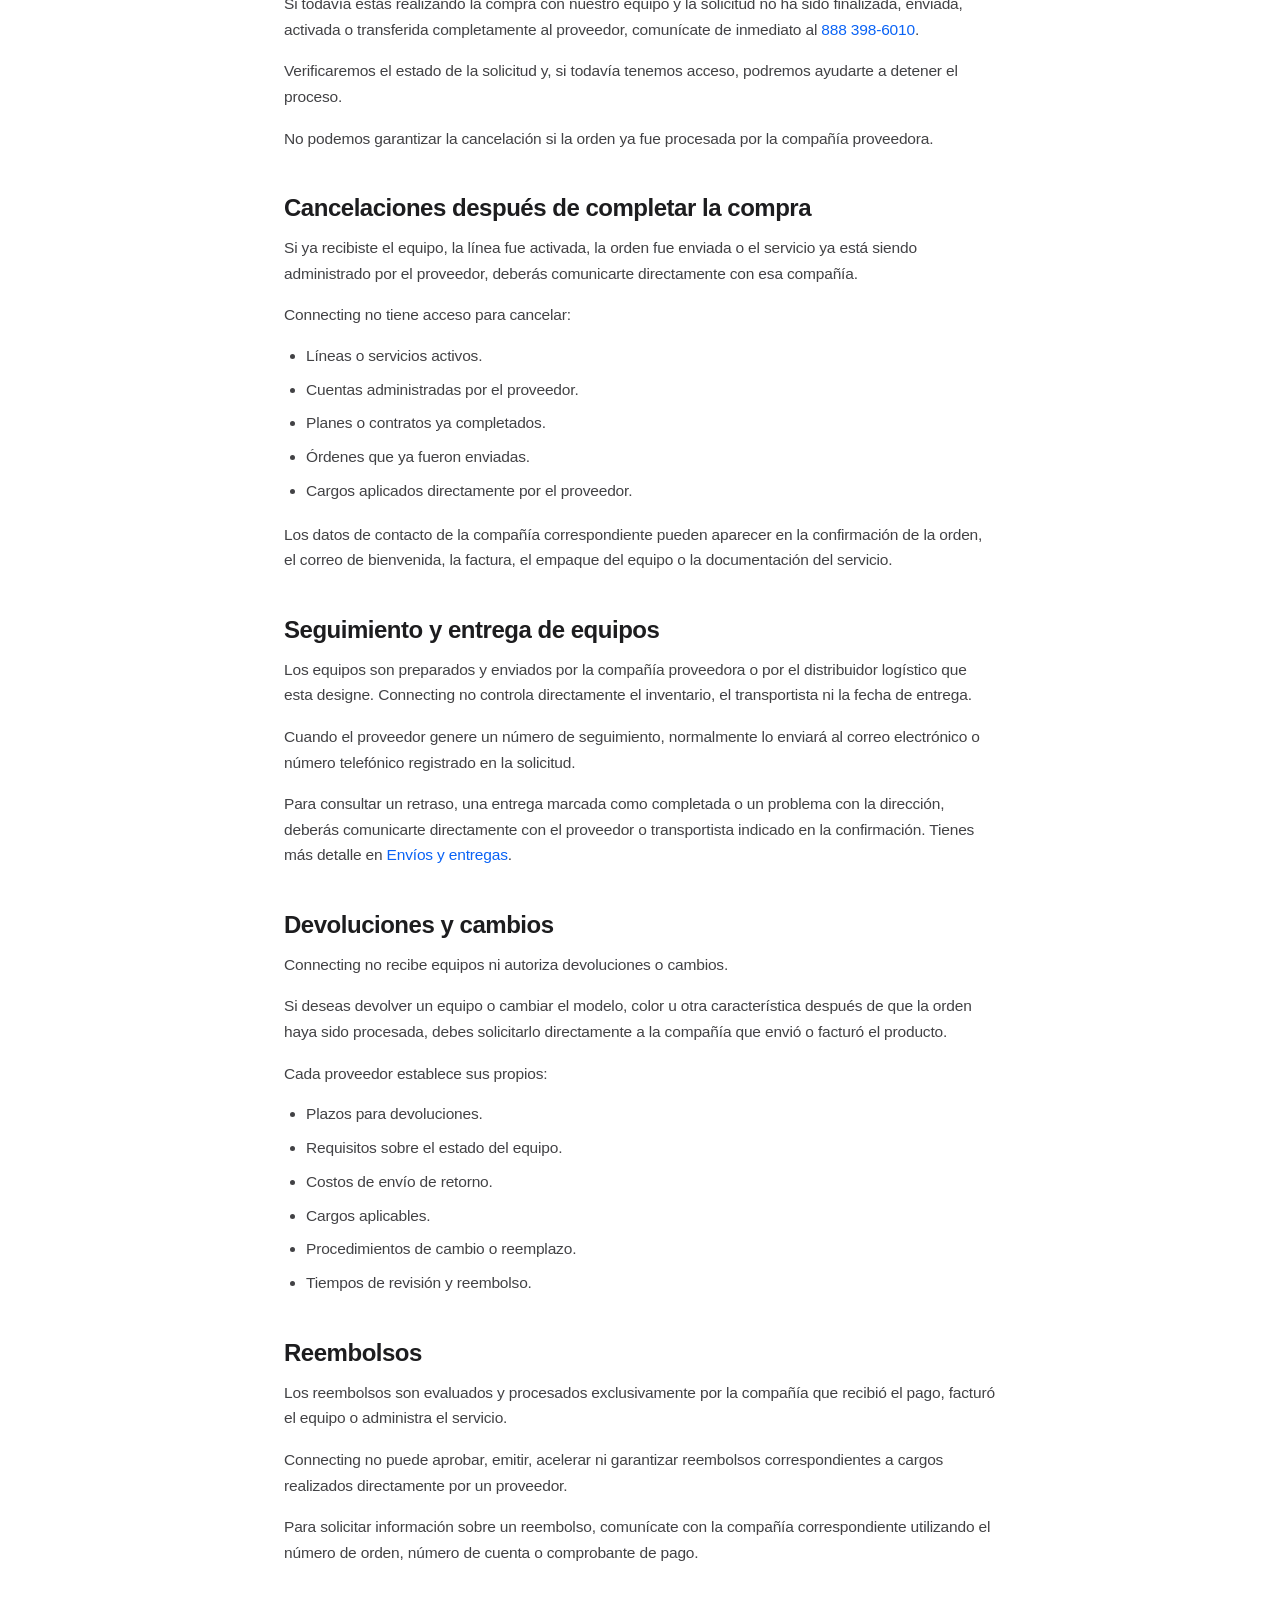
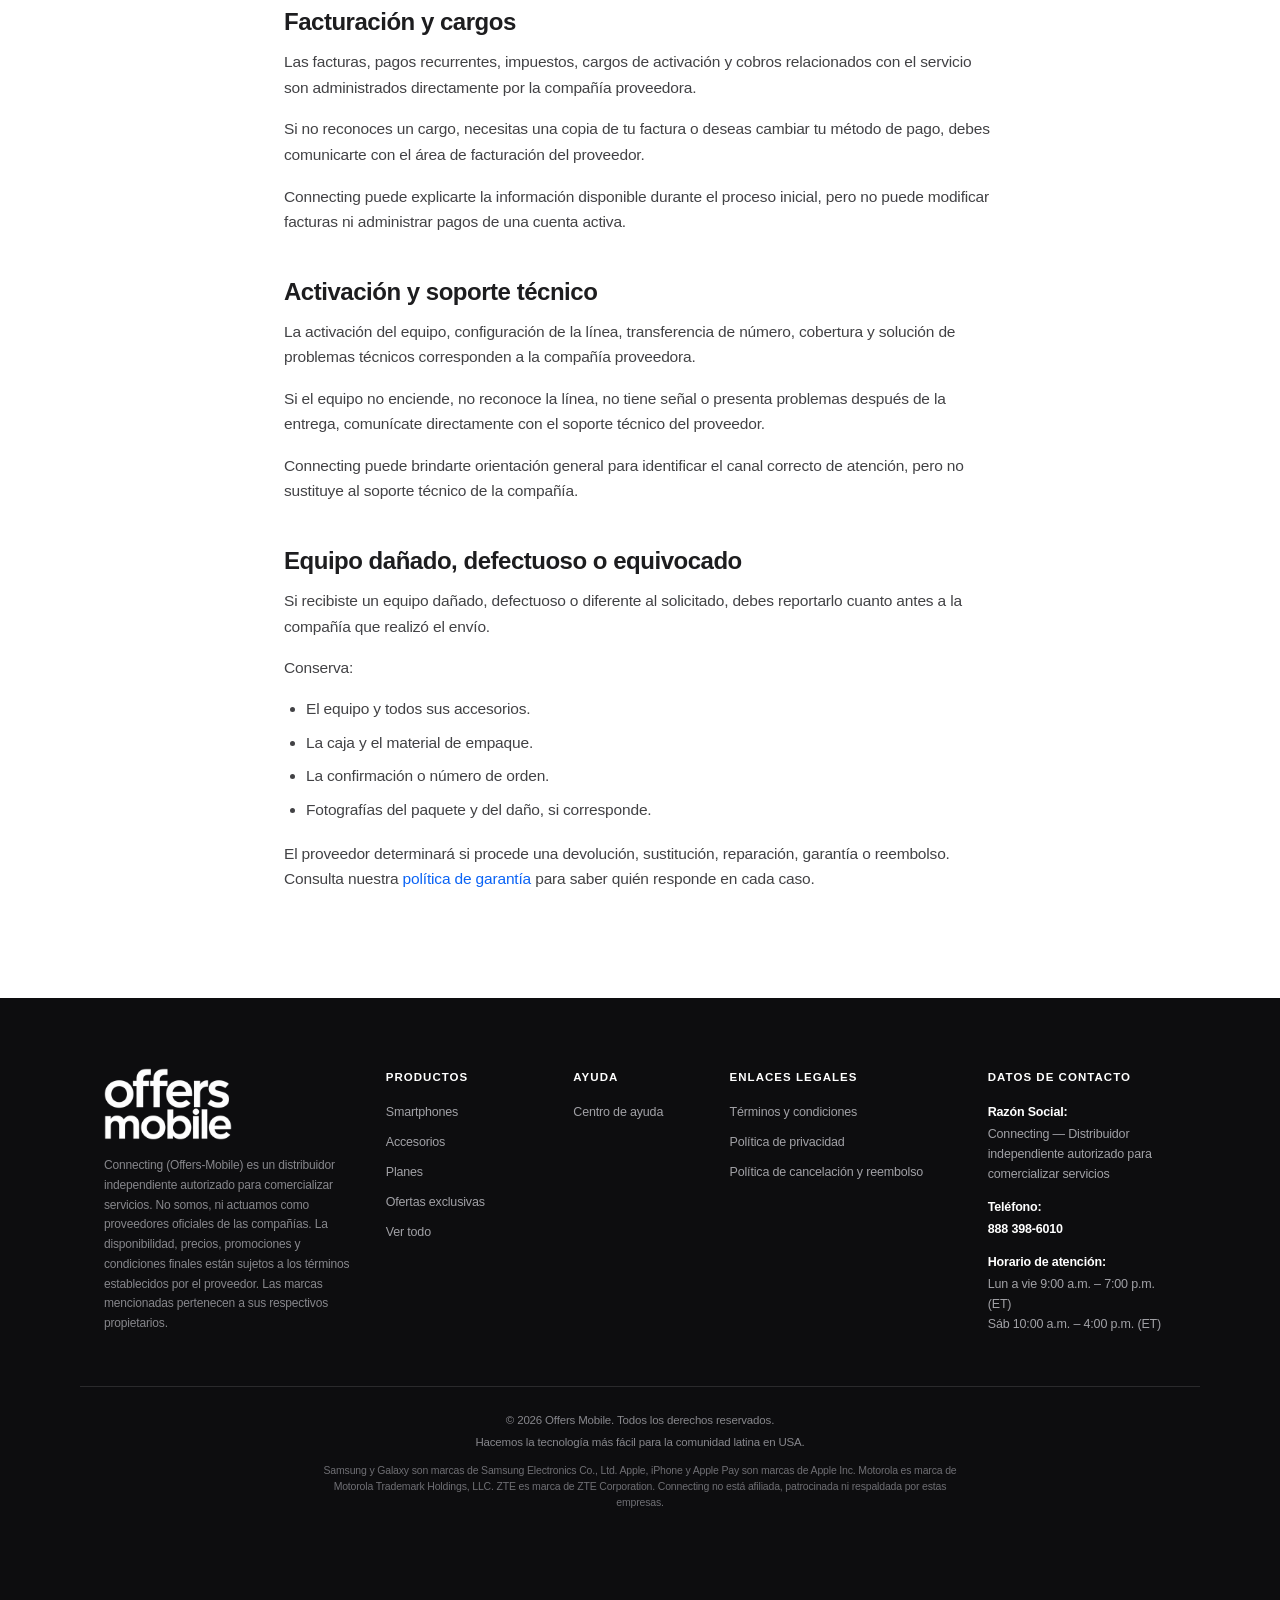
<file: ayuda.html>
<!DOCTYPE html>
<html lang="es">
<head>
<meta charset="UTF-8">
<meta name="viewport" content="width=device-width, initial-scale=1">
<title>Centro de ayuda — Offers Mobile</title>
<meta name="description" content="Cómo funciona el proceso de compra en Offers Mobile, estado de tu solicitud, cancelaciones, entregas, reembolsos y soporte técnico.">
<link rel="canonical" href="https://offers-mobile.com/ayuda.html">

<!-- Open Graph (Facebook, WhatsApp, LinkedIn) -->
<meta property="og:type" content="website">
<meta property="og:site_name" content="Offers Mobile">
<meta property="og:locale" content="es_US">
<meta property="og:url" content="https://offers-mobile.com/ayuda.html">
<meta property="og:title" content="Centro de ayuda — Offers Mobile">
<meta property="og:description" content="Cómo funciona el proceso de compra en Offers Mobile, estado de tu solicitud, cancelaciones, entregas, reembolsos y soporte técnico.">
<meta property="og:image" content="https://offers-mobile.com/images/og-image.jpg">
<meta property="og:image:width" content="1200">
<meta property="og:image:height" content="630">
<meta property="og:image:alt" content="Teléfonos disponibles en Offers Mobile">

<!-- X / Twitter -->
<meta name="twitter:card" content="summary_large_image">
<meta name="twitter:title" content="Centro de ayuda — Offers Mobile">
<meta name="twitter:description" content="Cómo funciona el proceso de compra en Offers Mobile, estado de tu solicitud, cancelaciones, entregas, reembolsos y soporte técnico.">
<meta name="twitter:image" content="https://offers-mobile.com/images/og-image.jpg">

<meta name="theme-color" content="#ffffff">
<link rel="stylesheet" href="css/styles.css">
</head>
<body class="page-doc">

<header class="nav is-scrolled" id="nav">
  <div class="nav__inner">
    <a href="index.html" class="logo" aria-label="Offers Mobile inicio">
      <img src="images/logo.webp?v=2" alt="Offers Mobile" width="356" height="200">
    </a>
    <nav class="nav__links" id="navLinks" aria-label="Navegación principal">
      <a href="index.html">Inicio</a>
      <a href="index.html#tienda">Tienda</a>
      <a href="index.html#telefonos">Teléfonos</a>
      <a href="index.html#accesorios">Accesorios</a>
      <a href="ayuda.html">Ayuda</a>
      <a href="contacto.html">Contacto</a>
      <a href="quienes-somos.html">Quiénes somos</a>
    </nav>
    <div class="nav__actions">
      <a href="tel:+18883986010" class="nav__tel" data-cta="nav">
        <svg viewBox="0 0 24 24" aria-hidden="true"><path d="M6.6 3.5h3l1.5 3.7-1.9 1.4a12 12 0 0 0 5.2 5.2l1.4-1.9 3.7 1.5v3a1.6 1.6 0 0 1-1.8 1.6A15.6 15.6 0 0 1 5 5.3 1.6 1.6 0 0 1 6.6 3.5z"/></svg>
        <span>888 398-6010</span>
      </a>
      <button class="burger" id="burger" aria-label="Abrir menú" aria-expanded="false">
        <span></span><span></span>
      </button>
    </div>
  </div>
</header>

<main class="doc">
  <div class="wrap wrap--doc">
    <p class="doc__crumb"><a href="index.html">Inicio</a> <span>/</span> Centro de ayuda</p>
    <h1 class="doc__title">Centro de ayuda</h1>
    <p class="doc__meta">Última actualización: Septiembre de 2026</p>

    <p class="doc__lead">Encuentra respuestas sobre nuestro proceso de compra y la asistencia que podemos
    ofrecerte. Si necesitas ayuda adicional, llámanos al <a href="tel:+18883986010">888 398-6010</a>.
    Te atendemos en español.</p>

    <h2>¿Qué es Offers Mobile?</h2>
    <p>Connecting (Offers Mobile) es un distribuidor autorizado e independiente que promociona ofertas y ayuda a los
    clientes a solicitar servicios de telefonía móvil ofrecidos por distintas compañías proveedoras.</p>
    <p>Nuestros representantes utilizan plataformas autorizadas para ingresar y procesar la información
    necesaria durante la solicitud. Sin embargo, Connecting no es una compañía de telefonía móvil, no
    presta directamente el servicio y no administra las cuentas después de completar la contratación.</p>
    <p>La disponibilidad, aprobación, cobertura, precios, equipos, promociones y condiciones finales son
    determinados por la compañía proveedora seleccionada.</p>

    <h2 id="como-funciona">Cómo funciona el proceso de compra</h2>
    <ol>
      <li>Te comunicas con uno de nuestros representantes.</li>
      <li>Revisamos las opciones disponibles según tu ubicación y necesidades.</li>
      <li>Te explicamos los precios, requisitos y condiciones mostrados por el proveedor.</li>
      <li>Con tu autorización, ingresamos la información necesaria en la plataforma correspondiente.</li>
      <li>La compañía proveedora revisa y procesa la solicitud.</li>
      <li>Si la solicitud es aprobada, el proveedor confirma la orden y se encarga del servicio, envío o
          activación correspondiente.</li>
    </ol>
    <p>Connecting puede ayudarte mientras la solicitud se encuentre en proceso con nuestro equipo. Una vez
    completada o transferida al proveedor, cualquier gestión posterior deberá realizarse directamente con
    esa compañía.</p>

    <h2 id="estado">Estado de tu solicitud</h2>
    <p>El estado y los tiempos pueden variar según el proveedor. Estas son las etapas generales:</p>
    <table class="doc__table">
      <thead><tr><th>Estado</th><th>Qué significa</th></tr></thead>
      <tbody>
        <tr><td>Solicitud iniciada</td><td>Nuestro representante está recopilando y procesando la información necesaria.</td></tr>
        <tr><td>En revisión</td><td>La compañía proveedora está verificando la solicitud, disponibilidad o elegibilidad.</td></tr>
        <tr><td>Procesada</td><td>El proveedor aceptó la solicitud y comenzó a preparar la activación o el envío.</td></tr>
        <tr><td>Enviada</td><td>El proveedor o transportista generó la información de entrega.</td></tr>
        <tr><td>Activada o entregada</td><td>El servicio o equipo ya se encuentra bajo la administración directa del proveedor.</td></tr>
      </tbody>
    </table>
    <p>Si realizaste la solicitud con nosotros y todavía está en proceso, puedes llamarnos para consultar
    si aún podemos ayudarte.</p>

    <h2>Cancelar una solicitud en proceso</h2>
    <p>Si todavía estás realizando la compra con nuestro equipo y la solicitud no ha sido finalizada, enviada,
    activada o transferida completamente al proveedor, comunícate de inmediato al
    <a href="tel:+18883986010">888 398-6010</a>.</p>
    <p>Verificaremos el estado de la solicitud y, si todavía tenemos acceso, podremos ayudarte a detener el proceso.</p>
    <p>No podemos garantizar la cancelación si la orden ya fue procesada por la compañía proveedora.</p>

    <h2>Cancelaciones después de completar la compra</h2>
    <p>Si ya recibiste el equipo, la línea fue activada, la orden fue enviada o el servicio ya está siendo
    administrado por el proveedor, deberás comunicarte directamente con esa compañía.</p>
    <p>Connecting no tiene acceso para cancelar:</p>
    <ul>
      <li>Líneas o servicios activos.</li>
      <li>Cuentas administradas por el proveedor.</li>
      <li>Planes o contratos ya completados.</li>
      <li>Órdenes que ya fueron enviadas.</li>
      <li>Cargos aplicados directamente por el proveedor.</li>
    </ul>
    <p>Los datos de contacto de la compañía correspondiente pueden aparecer en la confirmación de la orden,
    el correo de bienvenida, la factura, el empaque del equipo o la documentación del servicio.</p>

    <h2 id="rastrear">Seguimiento y entrega de equipos</h2>
    <p>Los equipos son preparados y enviados por la compañía proveedora o por el distribuidor logístico que
    esta designe. Connecting no controla directamente el inventario, el transportista ni la fecha de entrega.</p>
    <p>Cuando el proveedor genere un número de seguimiento, normalmente lo enviará al correo electrónico o
    número telefónico registrado en la solicitud.</p>
    <p>Para consultar un retraso, una entrega marcada como completada o un problema con la dirección, deberás
    comunicarte directamente con el proveedor o transportista indicado en la confirmación. Tienes más
    detalle en <a href="envios.html">Envíos y entregas</a>.</p>

    <h2>Devoluciones y cambios</h2>
    <p>Connecting no recibe equipos ni autoriza devoluciones o cambios.</p>
    <p>Si deseas devolver un equipo o cambiar el modelo, color u otra característica después de que la orden
    haya sido procesada, debes solicitarlo directamente a la compañía que envió o facturó el producto.</p>
    <p>Cada proveedor establece sus propios:</p>
    <ul>
      <li>Plazos para devoluciones.</li>
      <li>Requisitos sobre el estado del equipo.</li>
      <li>Costos de envío de retorno.</li>
      <li>Cargos aplicables.</li>
      <li>Procedimientos de cambio o reemplazo.</li>
      <li>Tiempos de revisión y reembolso.</li>
    </ul>

    <h2>Reembolsos</h2>
    <p>Los reembolsos son evaluados y procesados exclusivamente por la compañía que recibió el pago, facturó
    el equipo o administra el servicio.</p>
    <p>Connecting no puede aprobar, emitir, acelerar ni garantizar reembolsos correspondientes a cargos
    realizados directamente por un proveedor.</p>
    <p>Para solicitar información sobre un reembolso, comunícate con la compañía correspondiente utilizando el
    número de orden, número de cuenta o comprobante de pago.</p>

    <h2 id="facturacion">Facturación y cargos</h2>
    <p>Las facturas, pagos recurrentes, impuestos, cargos de activación y cobros relacionados con el servicio
    son administrados directamente por la compañía proveedora.</p>
    <p>Si no reconoces un cargo, necesitas una copia de tu factura o deseas cambiar tu método de pago, debes
    comunicarte con el área de facturación del proveedor.</p>
    <p>Connecting puede explicarte la información disponible durante el proceso inicial, pero no puede
    modificar facturas ni administrar pagos de una cuenta activa.</p>

    <h2 id="soporte-tecnico">Activación y soporte técnico</h2>
    <p>La activación del equipo, configuración de la línea, transferencia de número, cobertura y solución de
    problemas técnicos corresponden a la compañía proveedora.</p>
    <p>Si el equipo no enciende, no reconoce la línea, no tiene señal o presenta problemas después de la
    entrega, comunícate directamente con el soporte técnico del proveedor.</p>
    <p>Connecting puede brindarte orientación general para identificar el canal correcto de atención, pero
    no sustituye al soporte técnico de la compañía.</p>

    <h2>Equipo dañado, defectuoso o equivocado</h2>
    <p>Si recibiste un equipo dañado, defectuoso o diferente al solicitado, debes reportarlo cuanto antes a
    la compañía que realizó el envío.</p>
    <p>Conserva:</p>
    <ul>
      <li>El equipo y todos sus accesorios.</li>
      <li>La caja y el material de empaque.</li>
      <li>La confirmación o número de orden.</li>
      <li>Fotografías del paquete y del daño, si corresponde.</li>
    </ul>
    <p>El proveedor determinará si procede una devolución, sustitución, reparación, garantía o reembolso.
    Consulta nuestra <a href="garantia.html">política de garantía</a> para saber quién responde en cada caso.</p>

  </div>
</main>

<footer class="footer">
  <div class="wrap footer__grid">
    <div class="footer__col footer__brand">
      <a href="index.html" class="footer__logo" aria-label="Offers Mobile inicio">
        <img src="images/logo.webp?v=2" alt="Offers Mobile" width="356" height="200">
      </a>
      <p class="footer__about">Connecting (Offers-Mobile) es un distribuidor independiente autorizado
      para comercializar servicios. No somos, ni actuamos como proveedores oficiales de las compañías.
      La disponibilidad, precios, promociones y condiciones finales están sujetos a los términos
      establecidos por el proveedor. Las marcas mencionadas pertenecen a sus respectivos propietarios.</p>
    </div>

    <div class="footer__col">
      <h5>Productos</h5>
      <a href="index.html#telefonos">Smartphones</a>
      <a href="index.html#accesorios">Accesorios</a>
      <a href="index.html#planes">Planes</a>
      <a href="index.html#ofertas">Ofertas exclusivas</a>
      <a href="index.html#tienda">Ver todo</a>
    </div>

    <div class="footer__col">
      <h5>Ayuda</h5>
      <a href="ayuda.html">Centro de ayuda</a>
    </div>

    <div class="footer__col">
      <h5>Enlaces legales</h5>
      <a href="terminos.html">Términos y condiciones</a>
      <a href="privacidad.html">Política de privacidad</a>
      <a href="devoluciones.html">Política de cancelación y reembolso</a>
    </div>

    <div class="footer__col footer__col--data">
      <h5>Datos de contacto</h5>
      <dl class="footer__data">
        <div>
          <dt>Razón Social:</dt>
          <dd>Connecting — Distribuidor independiente autorizado para comercializar servicios</dd>
        </div>
        <!-- Dirección Comercial y Correo: pendientes de que nos pasen los datos reales -->
        <div>
          <dt>Teléfono:</dt>
          <dd><a href="tel:+18883986010" class="footer__tel">888 398-6010</a></dd>
        </div>
        <div>
          <dt>Horario de atención:</dt>
          <dd>Lun a vie 9:00 a.m. – 7:00 p.m. (ET)<br>
          Sáb 10:00 a.m. – 4:00 p.m. (ET)</dd>
        </div>
      </dl>
    </div>
  </div>

  <div class="wrap footer__bottom">
    <div class="footer__legal">
      <p>© 2026 Offers Mobile. Todos los derechos reservados.</p>
      <p>Hacemos la tecnología más fácil para la comunidad latina en USA.</p>
      <p class="footer__tm">Samsung y Galaxy son marcas de Samsung Electronics Co., Ltd. Apple, iPhone
      y Apple&nbsp;Pay son marcas de Apple Inc. Motorola es marca de Motorola Trademark Holdings, LLC.
      ZTE es marca de ZTE Corporation. Connecting no está afiliada, patrocinada ni respaldada
      por estas empresas.</p>
    </div>
  </div>
</footer>

<!-- ============ BOTÓN FLOTANTE DE LLAMADA ============ -->
<a href="tel:+18883986010" class="call-fab" data-cta="flotante">
  <svg viewBox="0 0 24 24" aria-hidden="true"><path d="M6.6 3.5h3l1.5 3.7-1.9 1.4a12 12 0 0 0 5.2 5.2l1.4-1.9 3.7 1.5v3a1.6 1.6 0 0 1-1.8 1.6A15.6 15.6 0 0 1 5 5.3 1.6 1.6 0 0 1 6.6 3.5z"/></svg>
  <span>Llamar Gratis — Atención en Español</span>
</a>

<script src="js/main.js"></script>
</body>
</html>
</file>
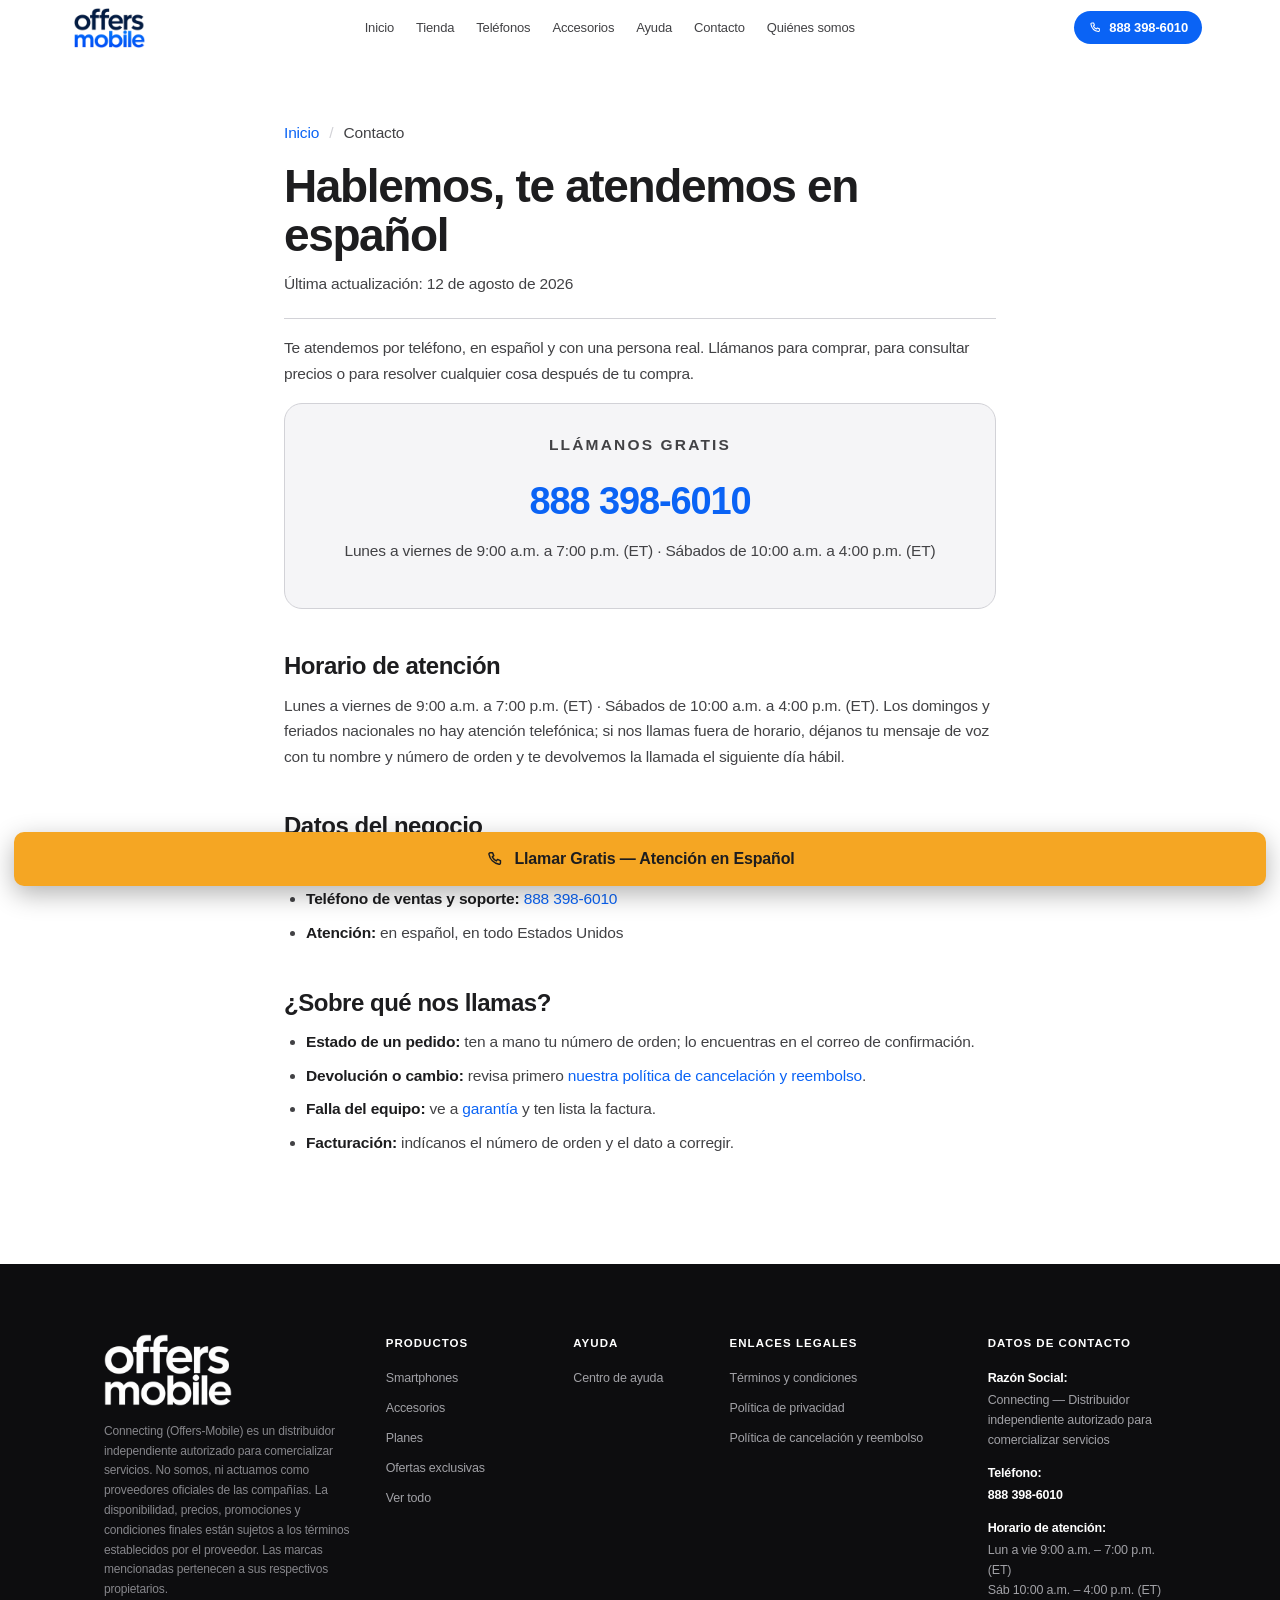
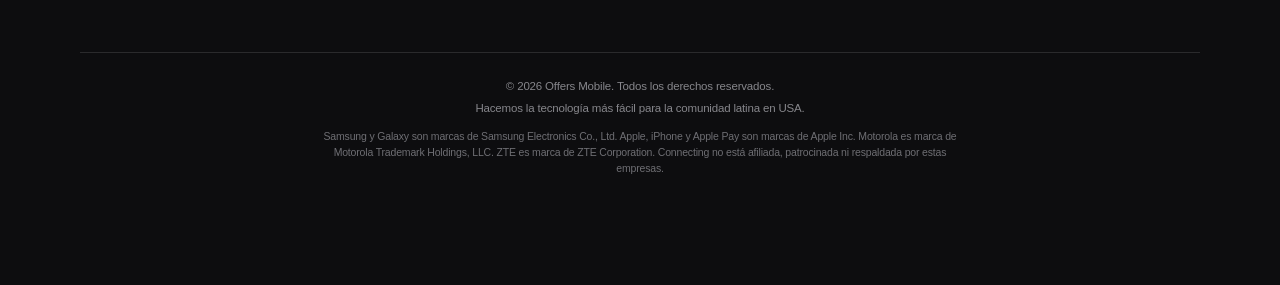
<file: contacto.html>
<!DOCTYPE html>
<html lang="es">
<head>
<meta charset="UTF-8">
<meta name="viewport" content="width=device-width, initial-scale=1">
<title>Contacto — Offers Mobile</title>
<meta name="description" content="Llama al 888 398-6010 y te atendemos en español. Horario de atención de Offers Mobile en todo Estados Unidos.">
<link rel="canonical" href="https://offers-mobile.com/contacto.html">

<!-- Open Graph (Facebook, WhatsApp, LinkedIn) -->
<meta property="og:type" content="website">
<meta property="og:site_name" content="Offers Mobile">
<meta property="og:locale" content="es_US">
<meta property="og:url" content="https://offers-mobile.com/contacto.html">
<meta property="og:title" content="Contacto — Offers Mobile">
<meta property="og:description" content="Llama al 888 398-6010 y te atendemos en español. Horario de atención de Offers Mobile en todo Estados Unidos.">
<meta property="og:image" content="https://offers-mobile.com/images/og-image.jpg">
<meta property="og:image:width" content="1200">
<meta property="og:image:height" content="630">
<meta property="og:image:alt" content="Teléfonos disponibles en Offers Mobile">

<!-- X / Twitter -->
<meta name="twitter:card" content="summary_large_image">
<meta name="twitter:title" content="Contacto — Offers Mobile">
<meta name="twitter:description" content="Llama al 888 398-6010 y te atendemos en español. Horario de atención de Offers Mobile en todo Estados Unidos.">
<meta name="twitter:image" content="https://offers-mobile.com/images/og-image.jpg">

<meta name="theme-color" content="#ffffff">
<link rel="stylesheet" href="css/styles.css">
</head>
<body class="page-doc">

<header class="nav is-scrolled" id="nav">
  <div class="nav__inner">
    <a href="index.html" class="logo" aria-label="Offers Mobile inicio">
      <img src="images/logo.webp?v=2" alt="Offers Mobile" width="356" height="200">
    </a>
    <nav class="nav__links" id="navLinks" aria-label="Navegación principal">
      <a href="index.html">Inicio</a>
      <a href="index.html#tienda">Tienda</a>
      <a href="index.html#telefonos">Teléfonos</a>
      <a href="index.html#accesorios">Accesorios</a>
      <a href="ayuda.html">Ayuda</a>
      <a href="contacto.html">Contacto</a>
      <a href="quienes-somos.html">Quiénes somos</a>
    </nav>
    <div class="nav__actions">
      <a href="tel:+18883986010" class="nav__tel" data-cta="nav">
        <svg viewBox="0 0 24 24" aria-hidden="true"><path d="M6.6 3.5h3l1.5 3.7-1.9 1.4a12 12 0 0 0 5.2 5.2l1.4-1.9 3.7 1.5v3a1.6 1.6 0 0 1-1.8 1.6A15.6 15.6 0 0 1 5 5.3 1.6 1.6 0 0 1 6.6 3.5z"/></svg>
        <span>888 398-6010</span>
      </a>
      <button class="burger" id="burger" aria-label="Abrir menú" aria-expanded="false">
        <span></span><span></span>
      </button>
    </div>
  </div>
</header>

<main class="doc">
  <div class="wrap wrap--doc">
    <p class="doc__crumb"><a href="index.html">Inicio</a> <span>/</span> Contacto</p>
    <h1 class="doc__title">Hablemos, te atendemos en español</h1>
    <p class="doc__meta">Última actualización: 12 de agosto de 2026</p>
    
    <p class="doc__lead">Te atendemos por teléfono, en español y con una persona real.
    Llámanos para comprar, para consultar precios o para resolver cualquier cosa después de tu compra.</p>

    <div class="doc__call">
      <p class="doc__call-label">Llámanos gratis</p>
      <a class="doc__call-num" href="tel:+18883986010">888 398-6010</a>
      <p class="doc__call-sub">Lunes a viernes de 9:00 a.m. a 7:00 p.m. (ET) · Sábados de 10:00 a.m. a 4:00 p.m. (ET)</p>
    </div>

    <h2 id="horario">Horario de atención</h2>
    <p>Lunes a viernes de 9:00 a.m. a 7:00 p.m. (ET) · Sábados de 10:00 a.m. a 4:00 p.m. (ET). Los domingos y feriados nacionales no hay atención telefónica; si nos llamas fuera de horario,
    déjanos tu mensaje de voz con tu nombre y número de orden y te devolvemos la llamada el siguiente día hábil.</p>

    <h2>Datos del negocio</h2>
    <ul>
      <li><strong>Nombre comercial:</strong> Offers Mobile</li>
      <li><strong>Teléfono de ventas y soporte:</strong> <a href="tel:+18883986010">888 398-6010</a></li>
      <li><strong>Atención:</strong> en español, en todo Estados Unidos</li>
    </ul>

    <h2>¿Sobre qué nos llamas?</h2>
    <ul>
      <li><strong>Estado de un pedido:</strong> ten a mano tu número de orden; lo encuentras en el correo de confirmación.</li>
      <li><strong>Devolución o cambio:</strong> revisa primero <a href="devoluciones.html">nuestra política de cancelación y reembolso</a>.</li>
      <li><strong>Falla del equipo:</strong> ve a <a href="garantia.html">garantía</a> y ten lista la factura.</li>
      <li><strong>Facturación:</strong> indícanos el número de orden y el dato a corregir.</li>
    </ul>
    
  </div>
</main>

<footer class="footer">
  <div class="wrap footer__grid">
    <div class="footer__col footer__brand">
      <a href="index.html" class="footer__logo" aria-label="Offers Mobile inicio">
        <img src="images/logo.webp?v=2" alt="Offers Mobile" width="356" height="200">
      </a>
      <p class="footer__about">Connecting (Offers-Mobile) es un distribuidor independiente autorizado
      para comercializar servicios. No somos, ni actuamos como proveedores oficiales de las compañías.
      La disponibilidad, precios, promociones y condiciones finales están sujetos a los términos
      establecidos por el proveedor. Las marcas mencionadas pertenecen a sus respectivos propietarios.</p>
    </div>

    <div class="footer__col">
      <h5>Productos</h5>
      <a href="index.html#telefonos">Smartphones</a>
      <a href="index.html#accesorios">Accesorios</a>
      <a href="index.html#planes">Planes</a>
      <a href="index.html#ofertas">Ofertas exclusivas</a>
      <a href="index.html#tienda">Ver todo</a>
    </div>

    <div class="footer__col">
      <h5>Ayuda</h5>
      <a href="ayuda.html">Centro de ayuda</a>
    </div>

    <div class="footer__col">
      <h5>Enlaces legales</h5>
      <a href="terminos.html">Términos y condiciones</a>
      <a href="privacidad.html">Política de privacidad</a>
      <a href="devoluciones.html">Política de cancelación y reembolso</a>
    </div>

    <div class="footer__col footer__col--data">
      <h5>Datos de contacto</h5>
      <dl class="footer__data">
        <div>
          <dt>Razón Social:</dt>
          <dd>Connecting — Distribuidor independiente autorizado para comercializar servicios</dd>
        </div>
        <!-- Dirección Comercial y Correo: pendientes de que nos pasen los datos reales -->
        <div>
          <dt>Teléfono:</dt>
          <dd><a href="tel:+18883986010" class="footer__tel">888 398-6010</a></dd>
        </div>
        <div>
          <dt>Horario de atención:</dt>
          <dd>Lun a vie 9:00 a.m. – 7:00 p.m. (ET)<br>
          Sáb 10:00 a.m. – 4:00 p.m. (ET)</dd>
        </div>
      </dl>
    </div>
  </div>

  <div class="wrap footer__bottom">
    <div class="footer__legal">
      <p>© 2026 Offers Mobile. Todos los derechos reservados.</p>
      <p>Hacemos la tecnología más fácil para la comunidad latina en USA.</p>
      <p class="footer__tm">Samsung y Galaxy son marcas de Samsung Electronics Co., Ltd. Apple, iPhone
      y Apple&nbsp;Pay son marcas de Apple Inc. Motorola es marca de Motorola Trademark Holdings, LLC.
      ZTE es marca de ZTE Corporation. Connecting no está afiliada, patrocinada ni respaldada
      por estas empresas.</p>
    </div>
  </div>
</footer>

<!-- ============ BOTÓN FLOTANTE DE LLAMADA ============ -->
<a href="tel:+18883986010" class="call-fab" data-cta="flotante">
  <svg viewBox="0 0 24 24" aria-hidden="true"><path d="M6.6 3.5h3l1.5 3.7-1.9 1.4a12 12 0 0 0 5.2 5.2l1.4-1.9 3.7 1.5v3a1.6 1.6 0 0 1-1.8 1.6A15.6 15.6 0 0 1 5 5.3 1.6 1.6 0 0 1 6.6 3.5z"/></svg>
  <span>Llamar Gratis — Atención en Español</span>
</a>

<script src="js/main.js"></script>
</body>
</html>
</file>
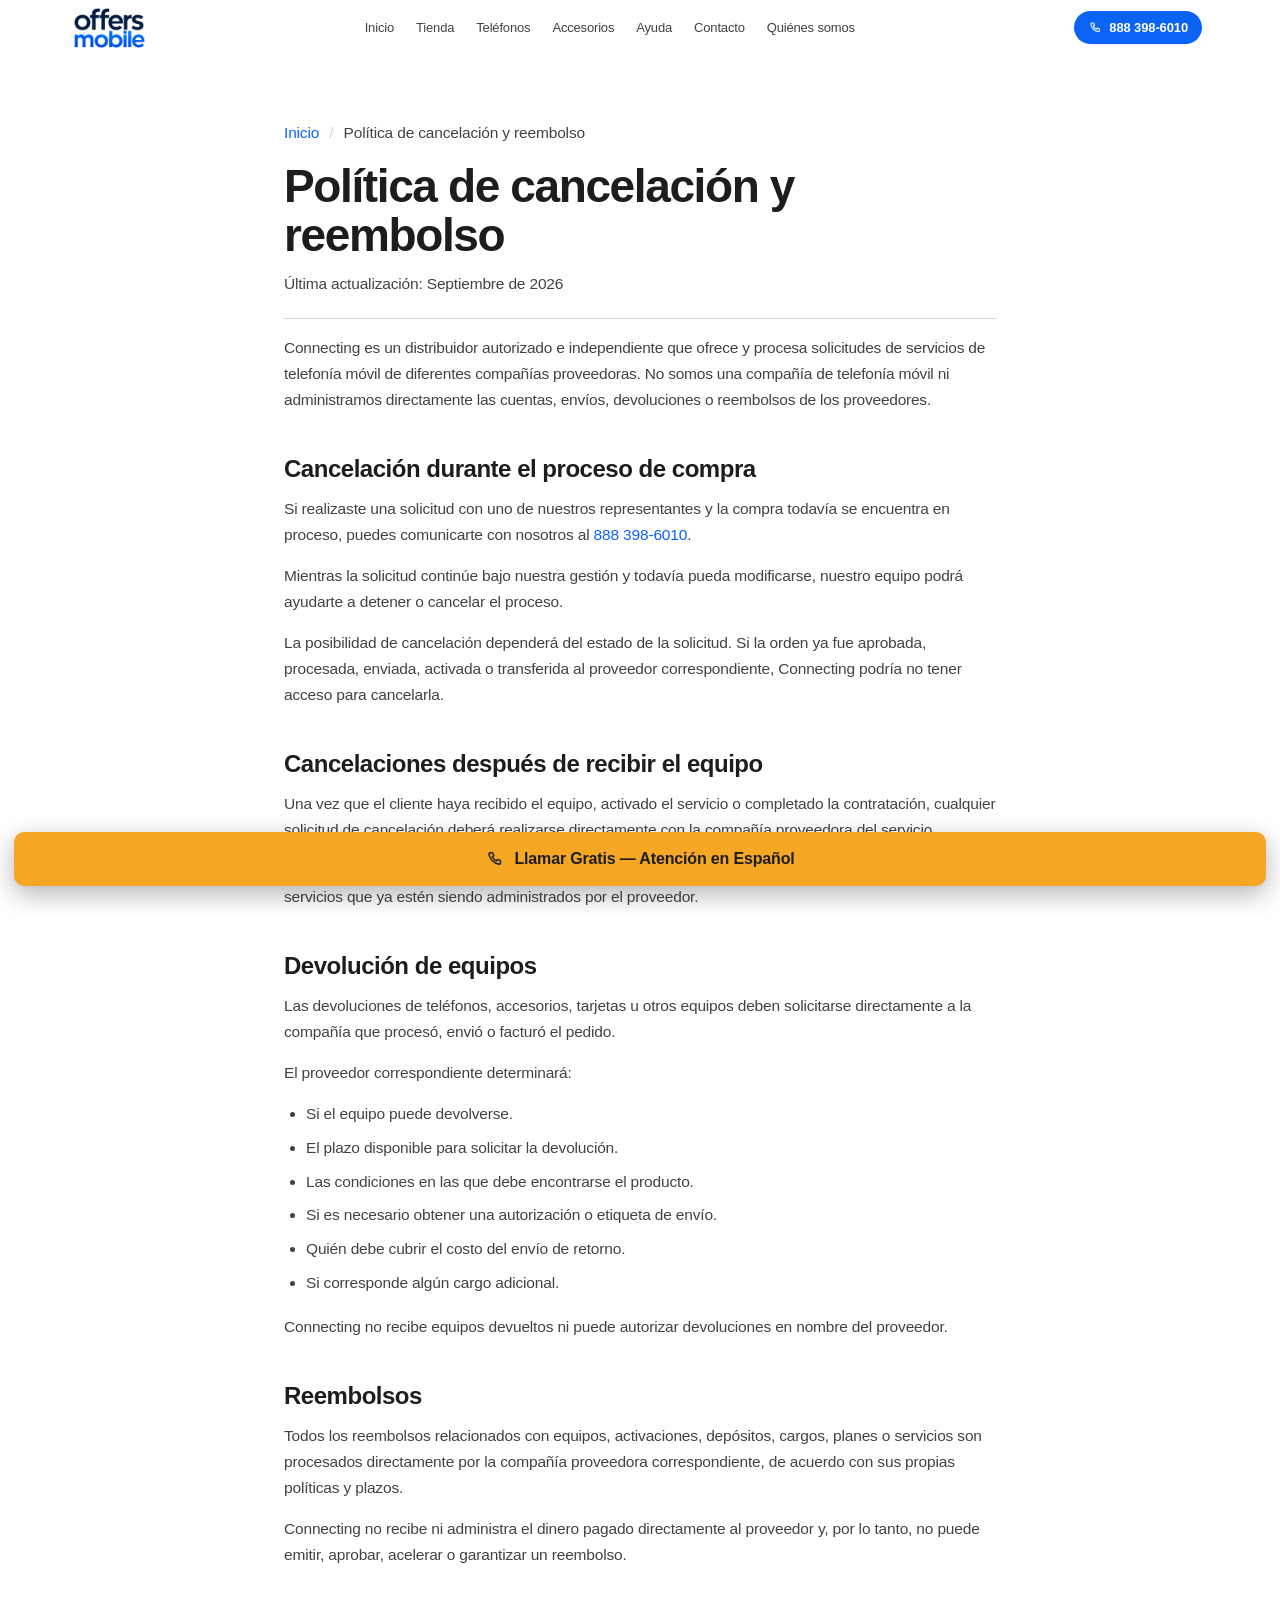
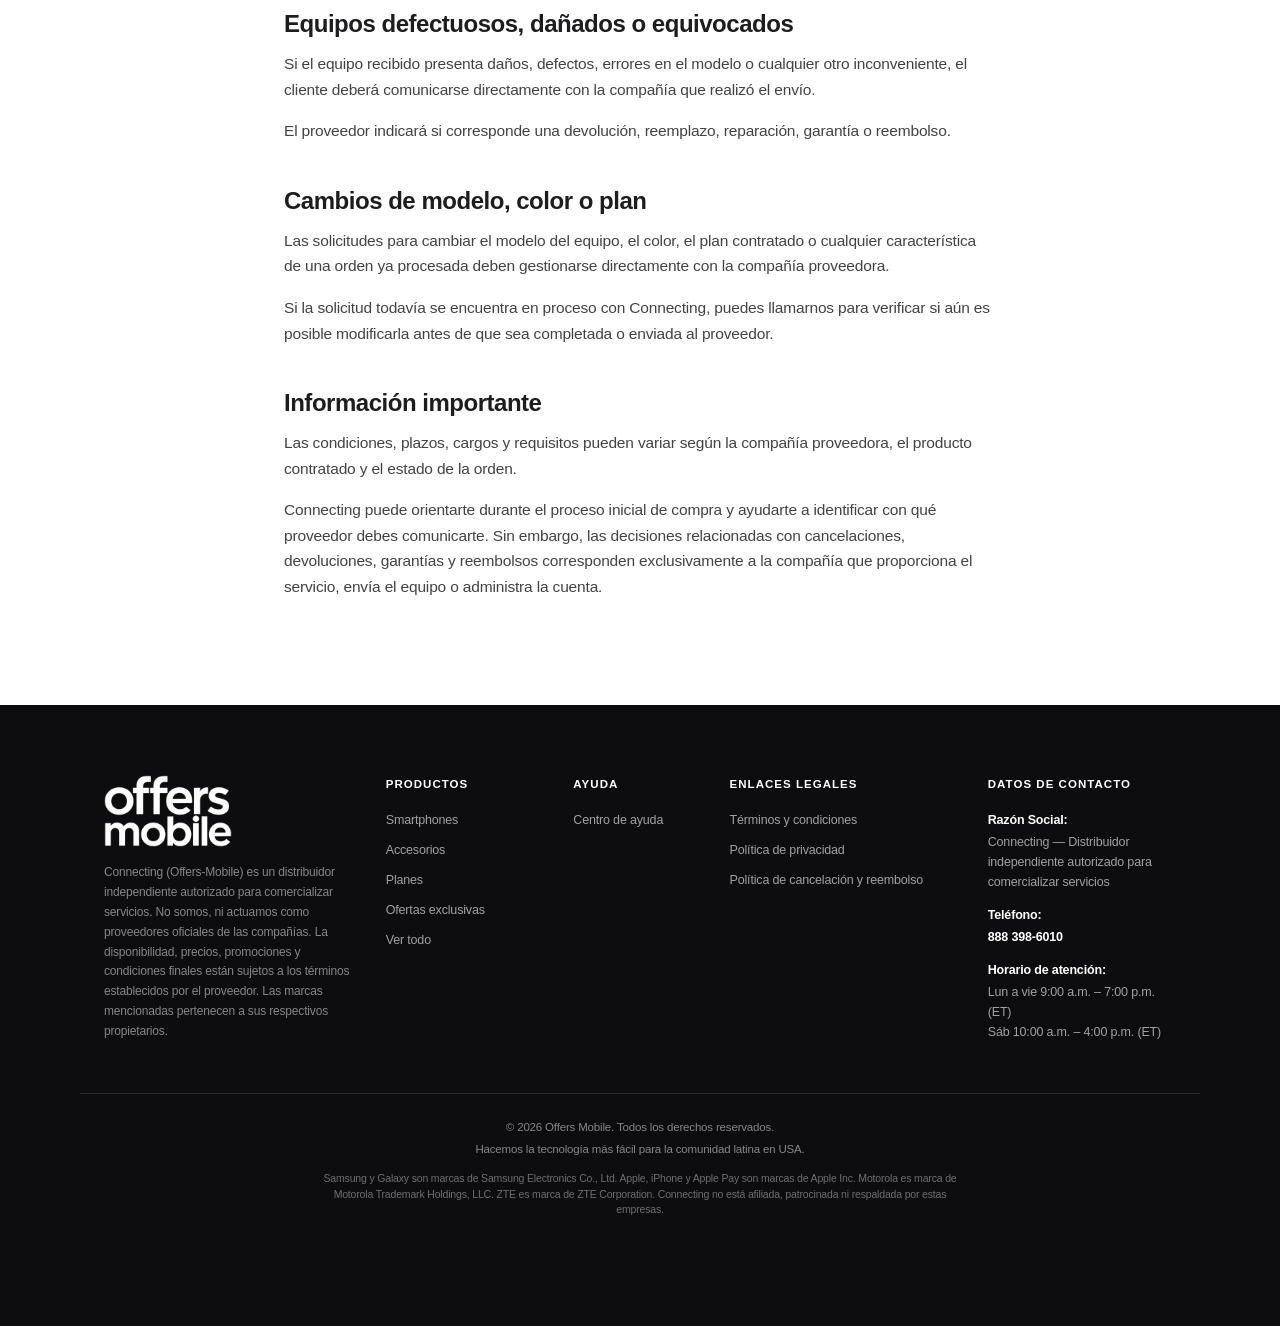
<file: devoluciones.html>
<!DOCTYPE html>
<html lang="es">
<head>
<meta charset="UTF-8">
<meta name="viewport" content="width=device-width, initial-scale=1">
<title>Política de cancelación y reembolso — Offers Mobile</title>
<meta name="description" content="Cómo funcionan las cancelaciones, devoluciones y reembolsos en Offers Mobile y con qué compañía proveedora debes comunicarte en cada caso.">
<link rel="canonical" href="https://offers-mobile.com/devoluciones.html">

<!-- Open Graph (Facebook, WhatsApp, LinkedIn) -->
<meta property="og:type" content="website">
<meta property="og:site_name" content="Offers Mobile">
<meta property="og:locale" content="es_US">
<meta property="og:url" content="https://offers-mobile.com/devoluciones.html">
<meta property="og:title" content="Política de cancelación y reembolso — Offers Mobile">
<meta property="og:description" content="Cómo funcionan las cancelaciones, devoluciones y reembolsos en Offers Mobile y con qué compañía proveedora debes comunicarte en cada caso.">
<meta property="og:image" content="https://offers-mobile.com/images/og-image.jpg">
<meta property="og:image:width" content="1200">
<meta property="og:image:height" content="630">
<meta property="og:image:alt" content="Teléfonos disponibles en Offers Mobile">

<!-- X / Twitter -->
<meta name="twitter:card" content="summary_large_image">
<meta name="twitter:title" content="Política de cancelación y reembolso — Offers Mobile">
<meta name="twitter:description" content="Cómo funcionan las cancelaciones, devoluciones y reembolsos en Offers Mobile y con qué compañía proveedora debes comunicarte en cada caso.">
<meta name="twitter:image" content="https://offers-mobile.com/images/og-image.jpg">

<meta name="theme-color" content="#ffffff">
<link rel="stylesheet" href="css/styles.css">
</head>
<body class="page-doc">

<header class="nav is-scrolled" id="nav">
  <div class="nav__inner">
    <a href="index.html" class="logo" aria-label="Offers Mobile inicio">
      <img src="images/logo.webp?v=2" alt="Offers Mobile" width="356" height="200">
    </a>
    <nav class="nav__links" id="navLinks" aria-label="Navegación principal">
      <a href="index.html">Inicio</a>
      <a href="index.html#tienda">Tienda</a>
      <a href="index.html#telefonos">Teléfonos</a>
      <a href="index.html#accesorios">Accesorios</a>
      <a href="ayuda.html">Ayuda</a>
      <a href="contacto.html">Contacto</a>
      <a href="quienes-somos.html">Quiénes somos</a>
    </nav>
    <div class="nav__actions">
      <a href="tel:+18883986010" class="nav__tel" data-cta="nav">
        <svg viewBox="0 0 24 24" aria-hidden="true"><path d="M6.6 3.5h3l1.5 3.7-1.9 1.4a12 12 0 0 0 5.2 5.2l1.4-1.9 3.7 1.5v3a1.6 1.6 0 0 1-1.8 1.6A15.6 15.6 0 0 1 5 5.3 1.6 1.6 0 0 1 6.6 3.5z"/></svg>
        <span>888 398-6010</span>
      </a>
      <button class="burger" id="burger" aria-label="Abrir menú" aria-expanded="false">
        <span></span><span></span>
      </button>
    </div>
  </div>
</header>

<main class="doc">
  <div class="wrap wrap--doc">
    <p class="doc__crumb"><a href="index.html">Inicio</a> <span>/</span> Política de cancelación y reembolso</p>
    <h1 class="doc__title">Política de cancelación y reembolso</h1>
    <p class="doc__meta">Última actualización: Septiembre de 2026</p>

    <p class="doc__lead">Connecting es un distribuidor autorizado e independiente que ofrece y procesa
    solicitudes de servicios de telefonía móvil de diferentes compañías proveedoras. No somos una
    compañía de telefonía móvil ni administramos directamente las cuentas, envíos, devoluciones o
    reembolsos de los proveedores.</p>

    <h2>Cancelación durante el proceso de compra</h2>
    <p>Si realizaste una solicitud con uno de nuestros representantes y la compra todavía se encuentra
    en proceso, puedes comunicarte con nosotros al <a href="tel:+18883986010">888 398-6010</a>.</p>
    <p>Mientras la solicitud continúe bajo nuestra gestión y todavía pueda modificarse, nuestro equipo
    podrá ayudarte a detener o cancelar el proceso.</p>
    <p>La posibilidad de cancelación dependerá del estado de la solicitud. Si la orden ya fue aprobada,
    procesada, enviada, activada o transferida al proveedor correspondiente, Connecting podría no
    tener acceso para cancelarla.</p>

    <h2>Cancelaciones después de recibir el equipo</h2>
    <p>Una vez que el cliente haya recibido el equipo, activado el servicio o completado la contratación,
    cualquier solicitud de cancelación deberá realizarse directamente con la compañía proveedora del servicio.</p>
    <p>Connecting no tiene acceso para cancelar cuentas activas, líneas telefónicas, planes, contratos
    o servicios que ya estén siendo administrados por el proveedor.</p>

    <h2>Devolución de equipos</h2>
    <p>Las devoluciones de teléfonos, accesorios, tarjetas u otros equipos deben solicitarse directamente
    a la compañía que procesó, envió o facturó el pedido.</p>
    <p>El proveedor correspondiente determinará:</p>
    <ul>
      <li>Si el equipo puede devolverse.</li>
      <li>El plazo disponible para solicitar la devolución.</li>
      <li>Las condiciones en las que debe encontrarse el producto.</li>
      <li>Si es necesario obtener una autorización o etiqueta de envío.</li>
      <li>Quién debe cubrir el costo del envío de retorno.</li>
      <li>Si corresponde algún cargo adicional.</li>
    </ul>
    <p>Connecting no recibe equipos devueltos ni puede autorizar devoluciones en nombre del proveedor.</p>

    <h2>Reembolsos</h2>
    <p>Todos los reembolsos relacionados con equipos, activaciones, depósitos, cargos, planes o servicios
    son procesados directamente por la compañía proveedora correspondiente, de acuerdo con sus propias
    políticas y plazos.</p>
    <p>Connecting no recibe ni administra el dinero pagado directamente al proveedor y, por lo tanto,
    no puede emitir, aprobar, acelerar o garantizar un reembolso.</p>

    <h2>Equipos defectuosos, dañados o equivocados</h2>
    <p>Si el equipo recibido presenta daños, defectos, errores en el modelo o cualquier otro inconveniente,
    el cliente deberá comunicarse directamente con la compañía que realizó el envío.</p>
    <p>El proveedor indicará si corresponde una devolución, reemplazo, reparación, garantía o reembolso.</p>

    <h2>Cambios de modelo, color o plan</h2>
    <p>Las solicitudes para cambiar el modelo del equipo, el color, el plan contratado o cualquier
    característica de una orden ya procesada deben gestionarse directamente con la compañía proveedora.</p>
    <p>Si la solicitud todavía se encuentra en proceso con Connecting, puedes llamarnos para verificar
    si aún es posible modificarla antes de que sea completada o enviada al proveedor.</p>

    <h2>Información importante</h2>
    <p>Las condiciones, plazos, cargos y requisitos pueden variar según la compañía proveedora, el producto
    contratado y el estado de la orden.</p>
    <p>Connecting puede orientarte durante el proceso inicial de compra y ayudarte a identificar con qué
    proveedor debes comunicarte. Sin embargo, las decisiones relacionadas con cancelaciones, devoluciones,
    garantías y reembolsos corresponden exclusivamente a la compañía que proporciona el servicio, envía el
    equipo o administra la cuenta.</p>

  </div>
</main>

<footer class="footer">
  <div class="wrap footer__grid">
    <div class="footer__col footer__brand">
      <a href="index.html" class="footer__logo" aria-label="Offers Mobile inicio">
        <img src="images/logo.webp?v=2" alt="Offers Mobile" width="356" height="200">
      </a>
      <p class="footer__about">Connecting (Offers-Mobile) es un distribuidor independiente autorizado
      para comercializar servicios. No somos, ni actuamos como proveedores oficiales de las compañías.
      La disponibilidad, precios, promociones y condiciones finales están sujetos a los términos
      establecidos por el proveedor. Las marcas mencionadas pertenecen a sus respectivos propietarios.</p>
    </div>

    <div class="footer__col">
      <h5>Productos</h5>
      <a href="index.html#telefonos">Smartphones</a>
      <a href="index.html#accesorios">Accesorios</a>
      <a href="index.html#planes">Planes</a>
      <a href="index.html#ofertas">Ofertas exclusivas</a>
      <a href="index.html#tienda">Ver todo</a>
    </div>

    <div class="footer__col">
      <h5>Ayuda</h5>
      <a href="ayuda.html">Centro de ayuda</a>
    </div>

    <div class="footer__col">
      <h5>Enlaces legales</h5>
      <a href="terminos.html">Términos y condiciones</a>
      <a href="privacidad.html">Política de privacidad</a>
      <a href="devoluciones.html">Política de cancelación y reembolso</a>
    </div>

    <div class="footer__col footer__col--data">
      <h5>Datos de contacto</h5>
      <dl class="footer__data">
        <div>
          <dt>Razón Social:</dt>
          <dd>Connecting — Distribuidor independiente autorizado para comercializar servicios</dd>
        </div>
        <!-- Dirección Comercial y Correo: pendientes de que nos pasen los datos reales -->
        <div>
          <dt>Teléfono:</dt>
          <dd><a href="tel:+18883986010" class="footer__tel">888 398-6010</a></dd>
        </div>
        <div>
          <dt>Horario de atención:</dt>
          <dd>Lun a vie 9:00 a.m. – 7:00 p.m. (ET)<br>
          Sáb 10:00 a.m. – 4:00 p.m. (ET)</dd>
        </div>
      </dl>
    </div>
  </div>

  <div class="wrap footer__bottom">
    <div class="footer__legal">
      <p>© 2026 Offers Mobile. Todos los derechos reservados.</p>
      <p>Hacemos la tecnología más fácil para la comunidad latina en USA.</p>
      <p class="footer__tm">Samsung y Galaxy son marcas de Samsung Electronics Co., Ltd. Apple, iPhone
      y Apple&nbsp;Pay son marcas de Apple Inc. Motorola es marca de Motorola Trademark Holdings, LLC.
      ZTE es marca de ZTE Corporation. Connecting no está afiliada, patrocinada ni respaldada
      por estas empresas.</p>
    </div>
  </div>
</footer>

<!-- ============ BOTÓN FLOTANTE DE LLAMADA ============ -->
<a href="tel:+18883986010" class="call-fab" data-cta="flotante">
  <svg viewBox="0 0 24 24" aria-hidden="true"><path d="M6.6 3.5h3l1.5 3.7-1.9 1.4a12 12 0 0 0 5.2 5.2l1.4-1.9 3.7 1.5v3a1.6 1.6 0 0 1-1.8 1.6A15.6 15.6 0 0 1 5 5.3 1.6 1.6 0 0 1 6.6 3.5z"/></svg>
  <span>Llamar Gratis — Atención en Español</span>
</a>

<script src="js/main.js"></script>
</body>
</html>
</file>
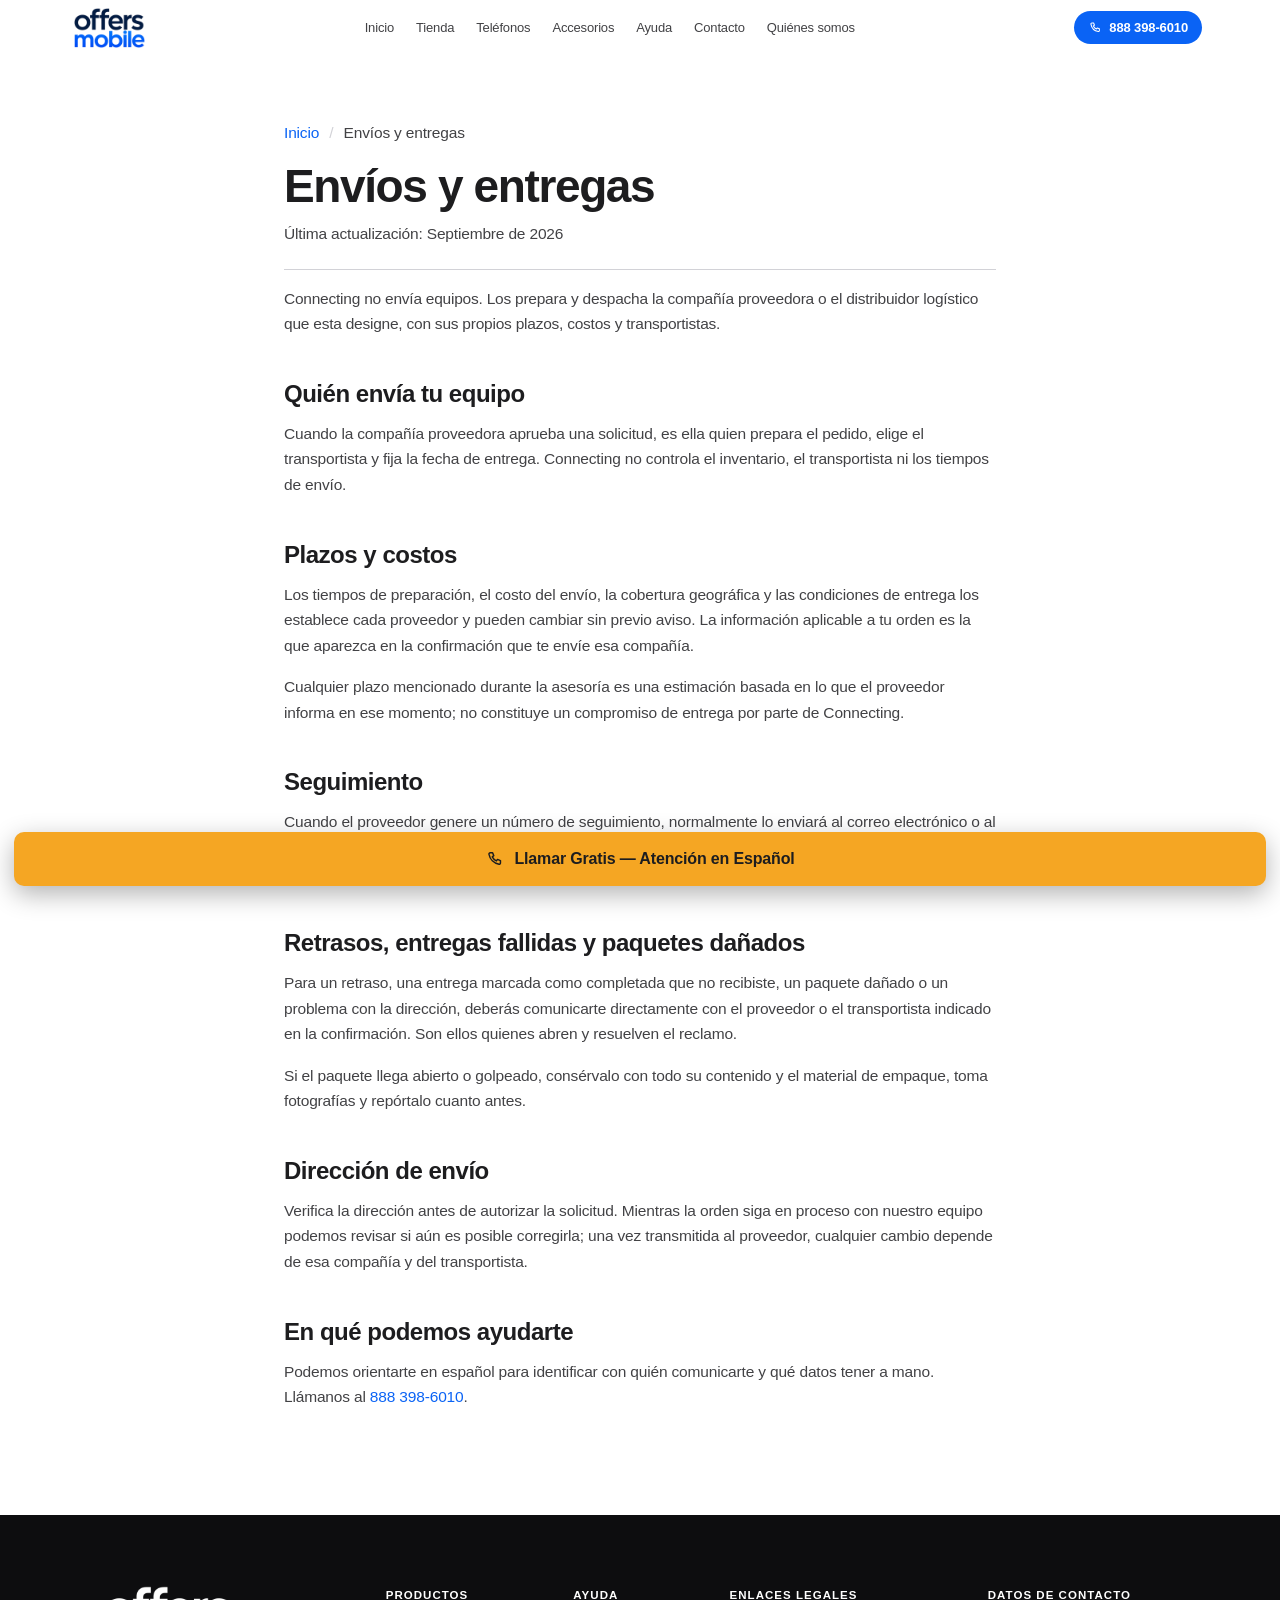
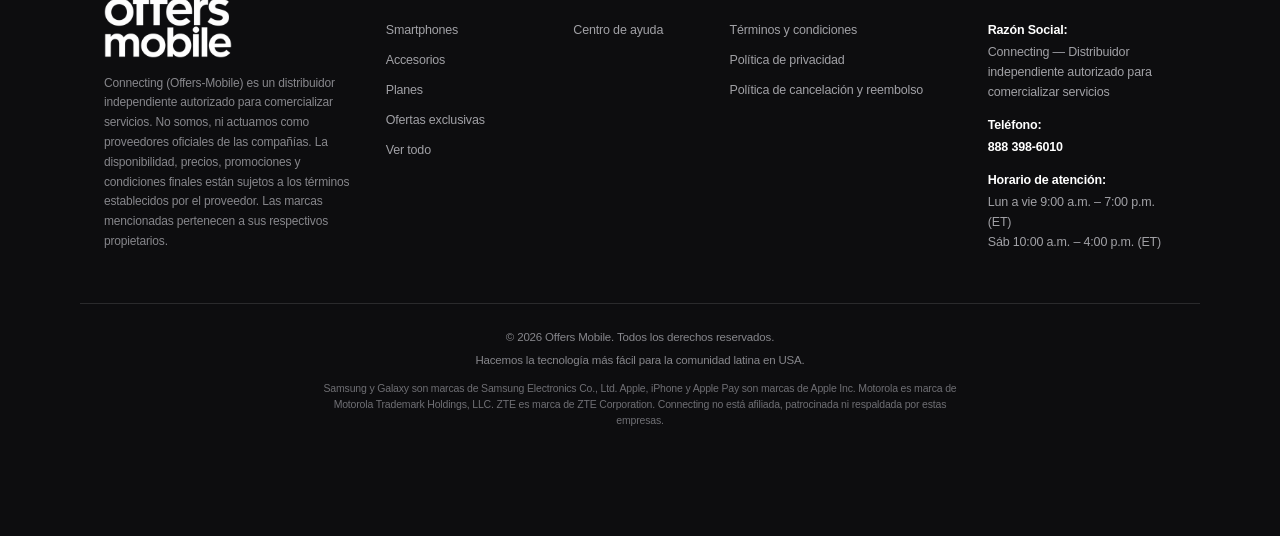
<file: envios.html>
<!DOCTYPE html>
<html lang="es">
<head>
<meta charset="UTF-8">
<meta name="viewport" content="width=device-width, initial-scale=1">
<title>Envíos y entregas — Offers Mobile</title>
<meta name="description" content="Quién prepara y envía los equipos solicitados a través de Offers Mobile, cómo seguir el pedido y a quién reportar un problema de entrega.">
<link rel="canonical" href="https://offers-mobile.com/envios.html">

<!-- Open Graph (Facebook, WhatsApp, LinkedIn) -->
<meta property="og:type" content="website">
<meta property="og:site_name" content="Offers Mobile">
<meta property="og:locale" content="es_US">
<meta property="og:url" content="https://offers-mobile.com/envios.html">
<meta property="og:title" content="Envíos y entregas — Offers Mobile">
<meta property="og:description" content="Quién prepara y envía los equipos solicitados a través de Offers Mobile, cómo seguir el pedido y a quién reportar un problema de entrega.">
<meta property="og:image" content="https://offers-mobile.com/images/og-image.jpg">
<meta property="og:image:width" content="1200">
<meta property="og:image:height" content="630">
<meta property="og:image:alt" content="Teléfonos disponibles en Offers Mobile">

<!-- X / Twitter -->
<meta name="twitter:card" content="summary_large_image">
<meta name="twitter:title" content="Envíos y entregas — Offers Mobile">
<meta name="twitter:description" content="Quién prepara y envía los equipos solicitados a través de Offers Mobile, cómo seguir el pedido y a quién reportar un problema de entrega.">
<meta name="twitter:image" content="https://offers-mobile.com/images/og-image.jpg">

<meta name="theme-color" content="#ffffff">
<link rel="stylesheet" href="css/styles.css">
</head>
<body class="page-doc">

<header class="nav is-scrolled" id="nav">
  <div class="nav__inner">
    <a href="index.html" class="logo" aria-label="Offers Mobile inicio">
      <img src="images/logo.webp?v=2" alt="Offers Mobile" width="356" height="200">
    </a>
    <nav class="nav__links" id="navLinks" aria-label="Navegación principal">
      <a href="index.html">Inicio</a>
      <a href="index.html#tienda">Tienda</a>
      <a href="index.html#telefonos">Teléfonos</a>
      <a href="index.html#accesorios">Accesorios</a>
      <a href="ayuda.html">Ayuda</a>
      <a href="contacto.html">Contacto</a>
      <a href="quienes-somos.html">Quiénes somos</a>
    </nav>
    <div class="nav__actions">
      <a href="tel:+18883986010" class="nav__tel" data-cta="nav">
        <svg viewBox="0 0 24 24" aria-hidden="true"><path d="M6.6 3.5h3l1.5 3.7-1.9 1.4a12 12 0 0 0 5.2 5.2l1.4-1.9 3.7 1.5v3a1.6 1.6 0 0 1-1.8 1.6A15.6 15.6 0 0 1 5 5.3 1.6 1.6 0 0 1 6.6 3.5z"/></svg>
        <span>888 398-6010</span>
      </a>
      <button class="burger" id="burger" aria-label="Abrir menú" aria-expanded="false">
        <span></span><span></span>
      </button>
    </div>
  </div>
</header>

<main class="doc">
  <div class="wrap wrap--doc">
    <p class="doc__crumb"><a href="index.html">Inicio</a> <span>/</span> Envíos y entregas</p>
    <h1 class="doc__title">Envíos y entregas</h1>
    <p class="doc__meta">Última actualización: Septiembre de 2026</p>

    <p class="doc__lead">Connecting no envía equipos. Los prepara y despacha la compañía proveedora o el
    distribuidor logístico que esta designe, con sus propios plazos, costos y transportistas.</p>

    <h2>Quién envía tu equipo</h2>
    <p>Cuando la compañía proveedora aprueba una solicitud, es ella quien prepara el pedido, elige el
    transportista y fija la fecha de entrega. Connecting no controla el inventario, el transportista ni
    los tiempos de envío.</p>

    <h2>Plazos y costos</h2>
    <p>Los tiempos de preparación, el costo del envío, la cobertura geográfica y las condiciones de entrega
    los establece cada proveedor y pueden cambiar sin previo aviso. La información aplicable a tu orden es la
    que aparezca en la confirmación que te envíe esa compañía.</p>
    <p>Cualquier plazo mencionado durante la asesoría es una estimación basada en lo que el proveedor informa
    en ese momento; no constituye un compromiso de entrega por parte de Connecting.</p>

    <h2>Seguimiento</h2>
    <p>Cuando el proveedor genere un número de seguimiento, normalmente lo enviará al correo electrónico o al
    número telefónico registrado en la solicitud. En el centro de ayuda explicamos las etapas generales en
    <a href="ayuda.html#rastrear">Seguimiento y entrega de equipos</a>.</p>

    <h2>Retrasos, entregas fallidas y paquetes dañados</h2>
    <p>Para un retraso, una entrega marcada como completada que no recibiste, un paquete dañado o un problema
    con la dirección, deberás comunicarte directamente con el proveedor o el transportista indicado en la
    confirmación. Son ellos quienes abren y resuelven el reclamo.</p>
    <p>Si el paquete llega abierto o golpeado, consérvalo con todo su contenido y el material de empaque, toma
    fotografías y repórtalo cuanto antes.</p>

    <h2>Dirección de envío</h2>
    <p>Verifica la dirección antes de autorizar la solicitud. Mientras la orden siga en proceso con nuestro
    equipo podemos revisar si aún es posible corregirla; una vez transmitida al proveedor, cualquier cambio
    depende de esa compañía y del transportista.</p>

    <h2>En qué podemos ayudarte</h2>
    <p>Podemos orientarte en español para identificar con quién comunicarte y qué datos tener a mano.
    Llámanos al <a href="tel:+18883986010">888 398-6010</a>.</p>

  </div>
</main>

<footer class="footer">
  <div class="wrap footer__grid">
    <div class="footer__col footer__brand">
      <a href="index.html" class="footer__logo" aria-label="Offers Mobile inicio">
        <img src="images/logo.webp?v=2" alt="Offers Mobile" width="356" height="200">
      </a>
      <p class="footer__about">Connecting (Offers-Mobile) es un distribuidor independiente autorizado
      para comercializar servicios. No somos, ni actuamos como proveedores oficiales de las compañías.
      La disponibilidad, precios, promociones y condiciones finales están sujetos a los términos
      establecidos por el proveedor. Las marcas mencionadas pertenecen a sus respectivos propietarios.</p>
    </div>

    <div class="footer__col">
      <h5>Productos</h5>
      <a href="index.html#telefonos">Smartphones</a>
      <a href="index.html#accesorios">Accesorios</a>
      <a href="index.html#planes">Planes</a>
      <a href="index.html#ofertas">Ofertas exclusivas</a>
      <a href="index.html#tienda">Ver todo</a>
    </div>

    <div class="footer__col">
      <h5>Ayuda</h5>
      <a href="ayuda.html">Centro de ayuda</a>
    </div>

    <div class="footer__col">
      <h5>Enlaces legales</h5>
      <a href="terminos.html">Términos y condiciones</a>
      <a href="privacidad.html">Política de privacidad</a>
      <a href="devoluciones.html">Política de cancelación y reembolso</a>
    </div>

    <div class="footer__col footer__col--data">
      <h5>Datos de contacto</h5>
      <dl class="footer__data">
        <div>
          <dt>Razón Social:</dt>
          <dd>Connecting — Distribuidor independiente autorizado para comercializar servicios</dd>
        </div>
        <!-- Dirección Comercial y Correo: pendientes de que nos pasen los datos reales -->
        <div>
          <dt>Teléfono:</dt>
          <dd><a href="tel:+18883986010" class="footer__tel">888 398-6010</a></dd>
        </div>
        <div>
          <dt>Horario de atención:</dt>
          <dd>Lun a vie 9:00 a.m. – 7:00 p.m. (ET)<br>
          Sáb 10:00 a.m. – 4:00 p.m. (ET)</dd>
        </div>
      </dl>
    </div>
  </div>

  <div class="wrap footer__bottom">
    <div class="footer__legal">
      <p>© 2026 Offers Mobile. Todos los derechos reservados.</p>
      <p>Hacemos la tecnología más fácil para la comunidad latina en USA.</p>
      <p class="footer__tm">Samsung y Galaxy son marcas de Samsung Electronics Co., Ltd. Apple, iPhone
      y Apple&nbsp;Pay son marcas de Apple Inc. Motorola es marca de Motorola Trademark Holdings, LLC.
      ZTE es marca de ZTE Corporation. Connecting no está afiliada, patrocinada ni respaldada
      por estas empresas.</p>
    </div>
  </div>
</footer>

<!-- ============ BOTÓN FLOTANTE DE LLAMADA ============ -->
<a href="tel:+18883986010" class="call-fab" data-cta="flotante">
  <svg viewBox="0 0 24 24" aria-hidden="true"><path d="M6.6 3.5h3l1.5 3.7-1.9 1.4a12 12 0 0 0 5.2 5.2l1.4-1.9 3.7 1.5v3a1.6 1.6 0 0 1-1.8 1.6A15.6 15.6 0 0 1 5 5.3 1.6 1.6 0 0 1 6.6 3.5z"/></svg>
  <span>Llamar Gratis — Atención en Español</span>
</a>

<script src="js/main.js"></script>
</body>
</html>
</file>
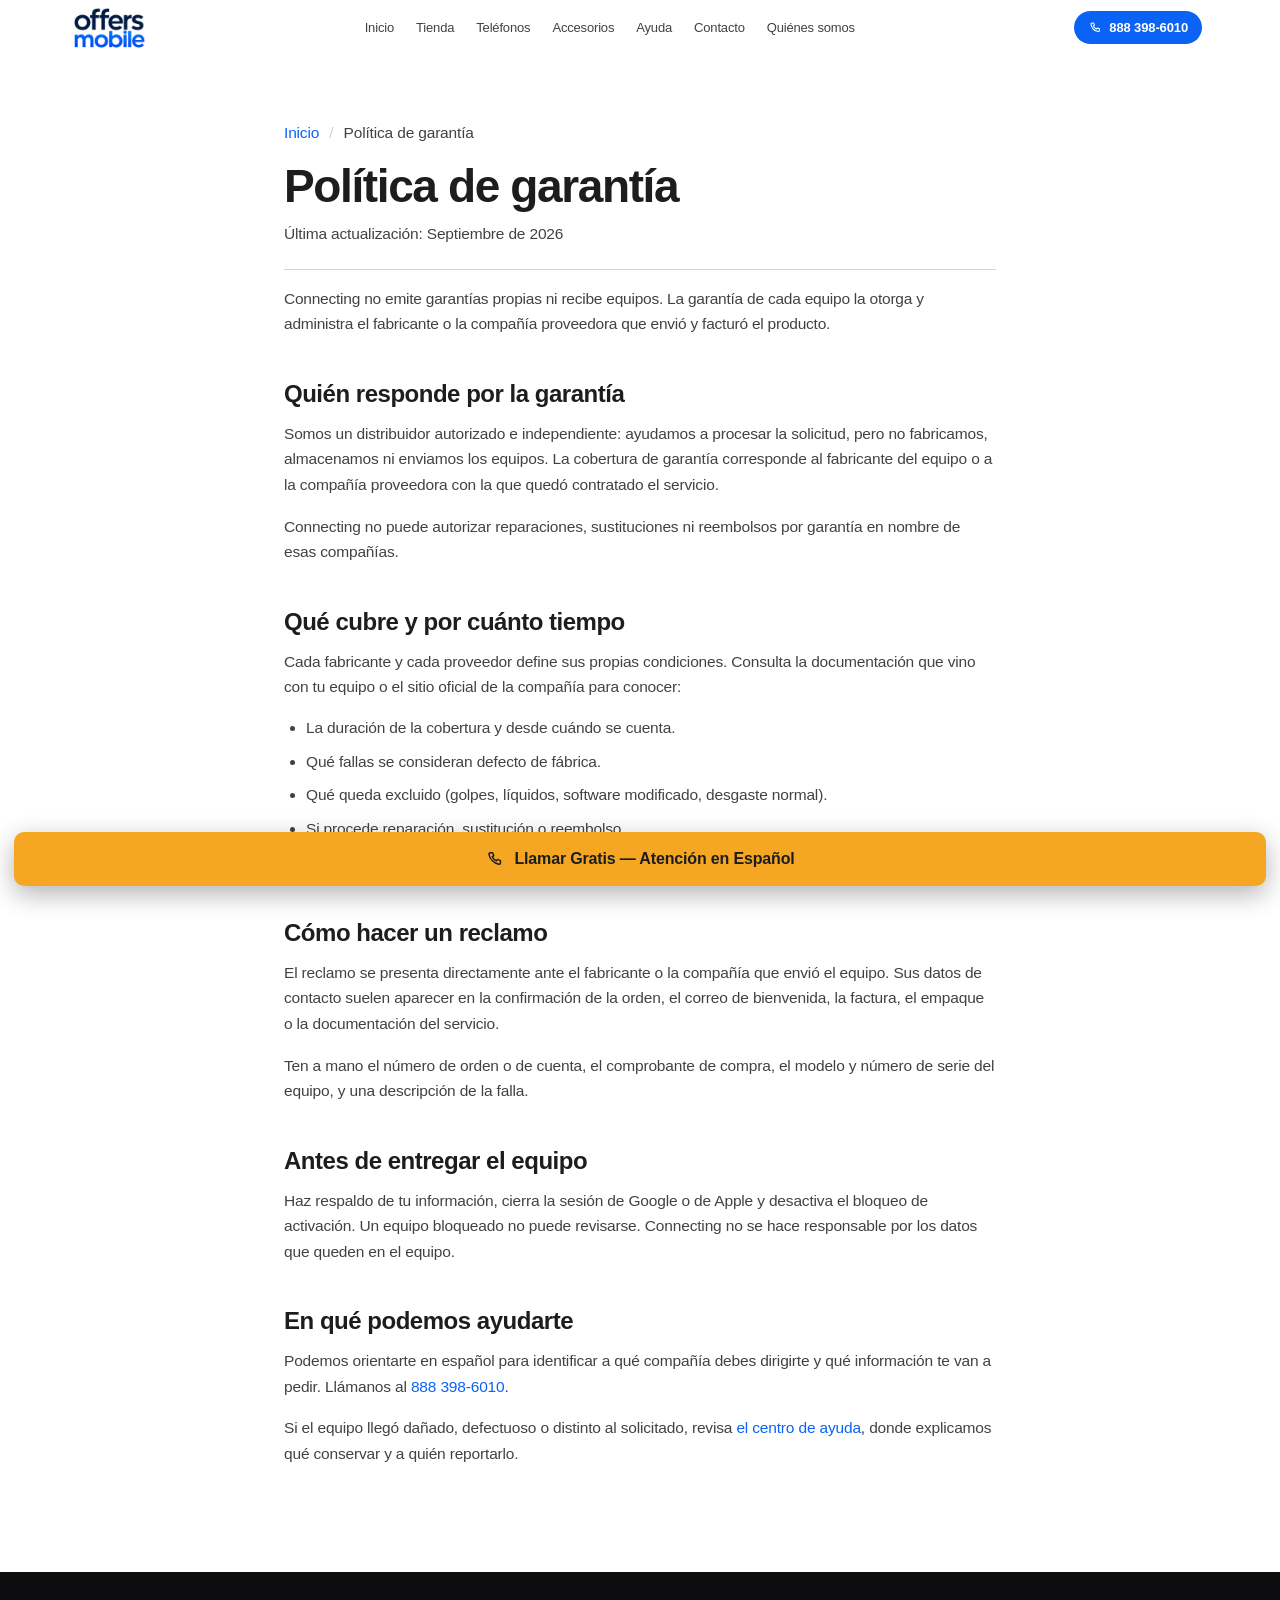
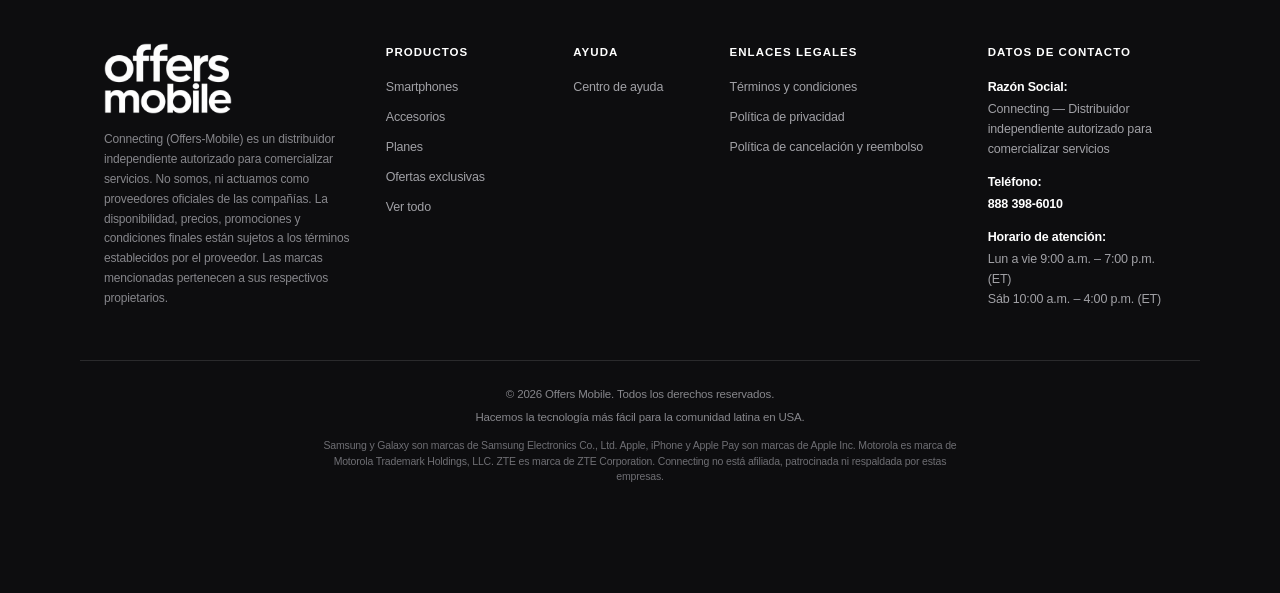
<file: garantia.html>
<!DOCTYPE html>
<html lang="es">
<head>
<meta charset="UTF-8">
<meta name="viewport" content="width=device-width, initial-scale=1">
<title>Política de garantía — Offers Mobile</title>
<meta name="description" content="Quién otorga y administra la garantía de los equipos solicitados a través de Offers Mobile, y cómo presentar un reclamo.">
<link rel="canonical" href="https://offers-mobile.com/garantia.html">

<!-- Open Graph (Facebook, WhatsApp, LinkedIn) -->
<meta property="og:type" content="website">
<meta property="og:site_name" content="Offers Mobile">
<meta property="og:locale" content="es_US">
<meta property="og:url" content="https://offers-mobile.com/garantia.html">
<meta property="og:title" content="Política de garantía — Offers Mobile">
<meta property="og:description" content="Quién otorga y administra la garantía de los equipos solicitados a través de Offers Mobile, y cómo presentar un reclamo.">
<meta property="og:image" content="https://offers-mobile.com/images/og-image.jpg">
<meta property="og:image:width" content="1200">
<meta property="og:image:height" content="630">
<meta property="og:image:alt" content="Teléfonos disponibles en Offers Mobile">

<!-- X / Twitter -->
<meta name="twitter:card" content="summary_large_image">
<meta name="twitter:title" content="Política de garantía — Offers Mobile">
<meta name="twitter:description" content="Quién otorga y administra la garantía de los equipos solicitados a través de Offers Mobile, y cómo presentar un reclamo.">
<meta name="twitter:image" content="https://offers-mobile.com/images/og-image.jpg">

<meta name="theme-color" content="#ffffff">
<link rel="stylesheet" href="css/styles.css">
</head>
<body class="page-doc">

<header class="nav is-scrolled" id="nav">
  <div class="nav__inner">
    <a href="index.html" class="logo" aria-label="Offers Mobile inicio">
      <img src="images/logo.webp?v=2" alt="Offers Mobile" width="356" height="200">
    </a>
    <nav class="nav__links" id="navLinks" aria-label="Navegación principal">
      <a href="index.html">Inicio</a>
      <a href="index.html#tienda">Tienda</a>
      <a href="index.html#telefonos">Teléfonos</a>
      <a href="index.html#accesorios">Accesorios</a>
      <a href="ayuda.html">Ayuda</a>
      <a href="contacto.html">Contacto</a>
      <a href="quienes-somos.html">Quiénes somos</a>
    </nav>
    <div class="nav__actions">
      <a href="tel:+18883986010" class="nav__tel" data-cta="nav">
        <svg viewBox="0 0 24 24" aria-hidden="true"><path d="M6.6 3.5h3l1.5 3.7-1.9 1.4a12 12 0 0 0 5.2 5.2l1.4-1.9 3.7 1.5v3a1.6 1.6 0 0 1-1.8 1.6A15.6 15.6 0 0 1 5 5.3 1.6 1.6 0 0 1 6.6 3.5z"/></svg>
        <span>888 398-6010</span>
      </a>
      <button class="burger" id="burger" aria-label="Abrir menú" aria-expanded="false">
        <span></span><span></span>
      </button>
    </div>
  </div>
</header>

<main class="doc">
  <div class="wrap wrap--doc">
    <p class="doc__crumb"><a href="index.html">Inicio</a> <span>/</span> Política de garantía</p>
    <h1 class="doc__title">Política de garantía</h1>
    <p class="doc__meta">Última actualización: Septiembre de 2026</p>

    <p class="doc__lead">Connecting no emite garantías propias ni recibe equipos. La garantía de cada
    equipo la otorga y administra el fabricante o la compañía proveedora que envió y facturó el producto.</p>

    <h2>Quién responde por la garantía</h2>
    <p>Somos un distribuidor autorizado e independiente: ayudamos a procesar la solicitud, pero no fabricamos,
    almacenamos ni enviamos los equipos. La cobertura de garantía corresponde al fabricante del equipo o a la
    compañía proveedora con la que quedó contratado el servicio.</p>
    <p>Connecting no puede autorizar reparaciones, sustituciones ni reembolsos por garantía en nombre de
    esas compañías.</p>

    <h2>Qué cubre y por cuánto tiempo</h2>
    <p>Cada fabricante y cada proveedor define sus propias condiciones. Consulta la documentación que vino con
    tu equipo o el sitio oficial de la compañía para conocer:</p>
    <ul>
      <li>La duración de la cobertura y desde cuándo se cuenta.</li>
      <li>Qué fallas se consideran defecto de fábrica.</li>
      <li>Qué queda excluido (golpes, líquidos, software modificado, desgaste normal).</li>
      <li>Si procede reparación, sustitución o reembolso.</li>
      <li>Quién cubre el envío del equipo al centro de servicio.</li>
    </ul>

    <h2>Cómo hacer un reclamo</h2>
    <p>El reclamo se presenta directamente ante el fabricante o la compañía que envió el equipo. Sus datos de
    contacto suelen aparecer en la confirmación de la orden, el correo de bienvenida, la factura, el empaque
    o la documentación del servicio.</p>
    <p>Ten a mano el número de orden o de cuenta, el comprobante de compra, el modelo y número de serie del
    equipo, y una descripción de la falla.</p>

    <h2>Antes de entregar el equipo</h2>
    <p>Haz respaldo de tu información, cierra la sesión de Google o de Apple y desactiva el bloqueo de
    activación. Un equipo bloqueado no puede revisarse. Connecting no se hace responsable por los datos
    que queden en el equipo.</p>

    <h2>En qué podemos ayudarte</h2>
    <p>Podemos orientarte en español para identificar a qué compañía debes dirigirte y qué información te
    van a pedir. Llámanos al <a href="tel:+18883986010">888 398-6010</a>.</p>
    <p>Si el equipo llegó dañado, defectuoso o distinto al solicitado, revisa
    <a href="ayuda.html">el centro de ayuda</a>, donde explicamos qué conservar y a quién reportarlo.</p>

  </div>
</main>

<footer class="footer">
  <div class="wrap footer__grid">
    <div class="footer__col footer__brand">
      <a href="index.html" class="footer__logo" aria-label="Offers Mobile inicio">
        <img src="images/logo.webp?v=2" alt="Offers Mobile" width="356" height="200">
      </a>
      <p class="footer__about">Connecting (Offers-Mobile) es un distribuidor independiente autorizado
      para comercializar servicios. No somos, ni actuamos como proveedores oficiales de las compañías.
      La disponibilidad, precios, promociones y condiciones finales están sujetos a los términos
      establecidos por el proveedor. Las marcas mencionadas pertenecen a sus respectivos propietarios.</p>
    </div>

    <div class="footer__col">
      <h5>Productos</h5>
      <a href="index.html#telefonos">Smartphones</a>
      <a href="index.html#accesorios">Accesorios</a>
      <a href="index.html#planes">Planes</a>
      <a href="index.html#ofertas">Ofertas exclusivas</a>
      <a href="index.html#tienda">Ver todo</a>
    </div>

    <div class="footer__col">
      <h5>Ayuda</h5>
      <a href="ayuda.html">Centro de ayuda</a>
    </div>

    <div class="footer__col">
      <h5>Enlaces legales</h5>
      <a href="terminos.html">Términos y condiciones</a>
      <a href="privacidad.html">Política de privacidad</a>
      <a href="devoluciones.html">Política de cancelación y reembolso</a>
    </div>

    <div class="footer__col footer__col--data">
      <h5>Datos de contacto</h5>
      <dl class="footer__data">
        <div>
          <dt>Razón Social:</dt>
          <dd>Connecting — Distribuidor independiente autorizado para comercializar servicios</dd>
        </div>
        <!-- Dirección Comercial y Correo: pendientes de que nos pasen los datos reales -->
        <div>
          <dt>Teléfono:</dt>
          <dd><a href="tel:+18883986010" class="footer__tel">888 398-6010</a></dd>
        </div>
        <div>
          <dt>Horario de atención:</dt>
          <dd>Lun a vie 9:00 a.m. – 7:00 p.m. (ET)<br>
          Sáb 10:00 a.m. – 4:00 p.m. (ET)</dd>
        </div>
      </dl>
    </div>
  </div>

  <div class="wrap footer__bottom">
    <div class="footer__legal">
      <p>© 2026 Offers Mobile. Todos los derechos reservados.</p>
      <p>Hacemos la tecnología más fácil para la comunidad latina en USA.</p>
      <p class="footer__tm">Samsung y Galaxy son marcas de Samsung Electronics Co., Ltd. Apple, iPhone
      y Apple&nbsp;Pay son marcas de Apple Inc. Motorola es marca de Motorola Trademark Holdings, LLC.
      ZTE es marca de ZTE Corporation. Connecting no está afiliada, patrocinada ni respaldada
      por estas empresas.</p>
    </div>
  </div>
</footer>

<!-- ============ BOTÓN FLOTANTE DE LLAMADA ============ -->
<a href="tel:+18883986010" class="call-fab" data-cta="flotante">
  <svg viewBox="0 0 24 24" aria-hidden="true"><path d="M6.6 3.5h3l1.5 3.7-1.9 1.4a12 12 0 0 0 5.2 5.2l1.4-1.9 3.7 1.5v3a1.6 1.6 0 0 1-1.8 1.6A15.6 15.6 0 0 1 5 5.3 1.6 1.6 0 0 1 6.6 3.5z"/></svg>
  <span>Llamar Gratis — Atención en Español</span>
</a>

<script src="js/main.js"></script>
</body>
</html>
</file>
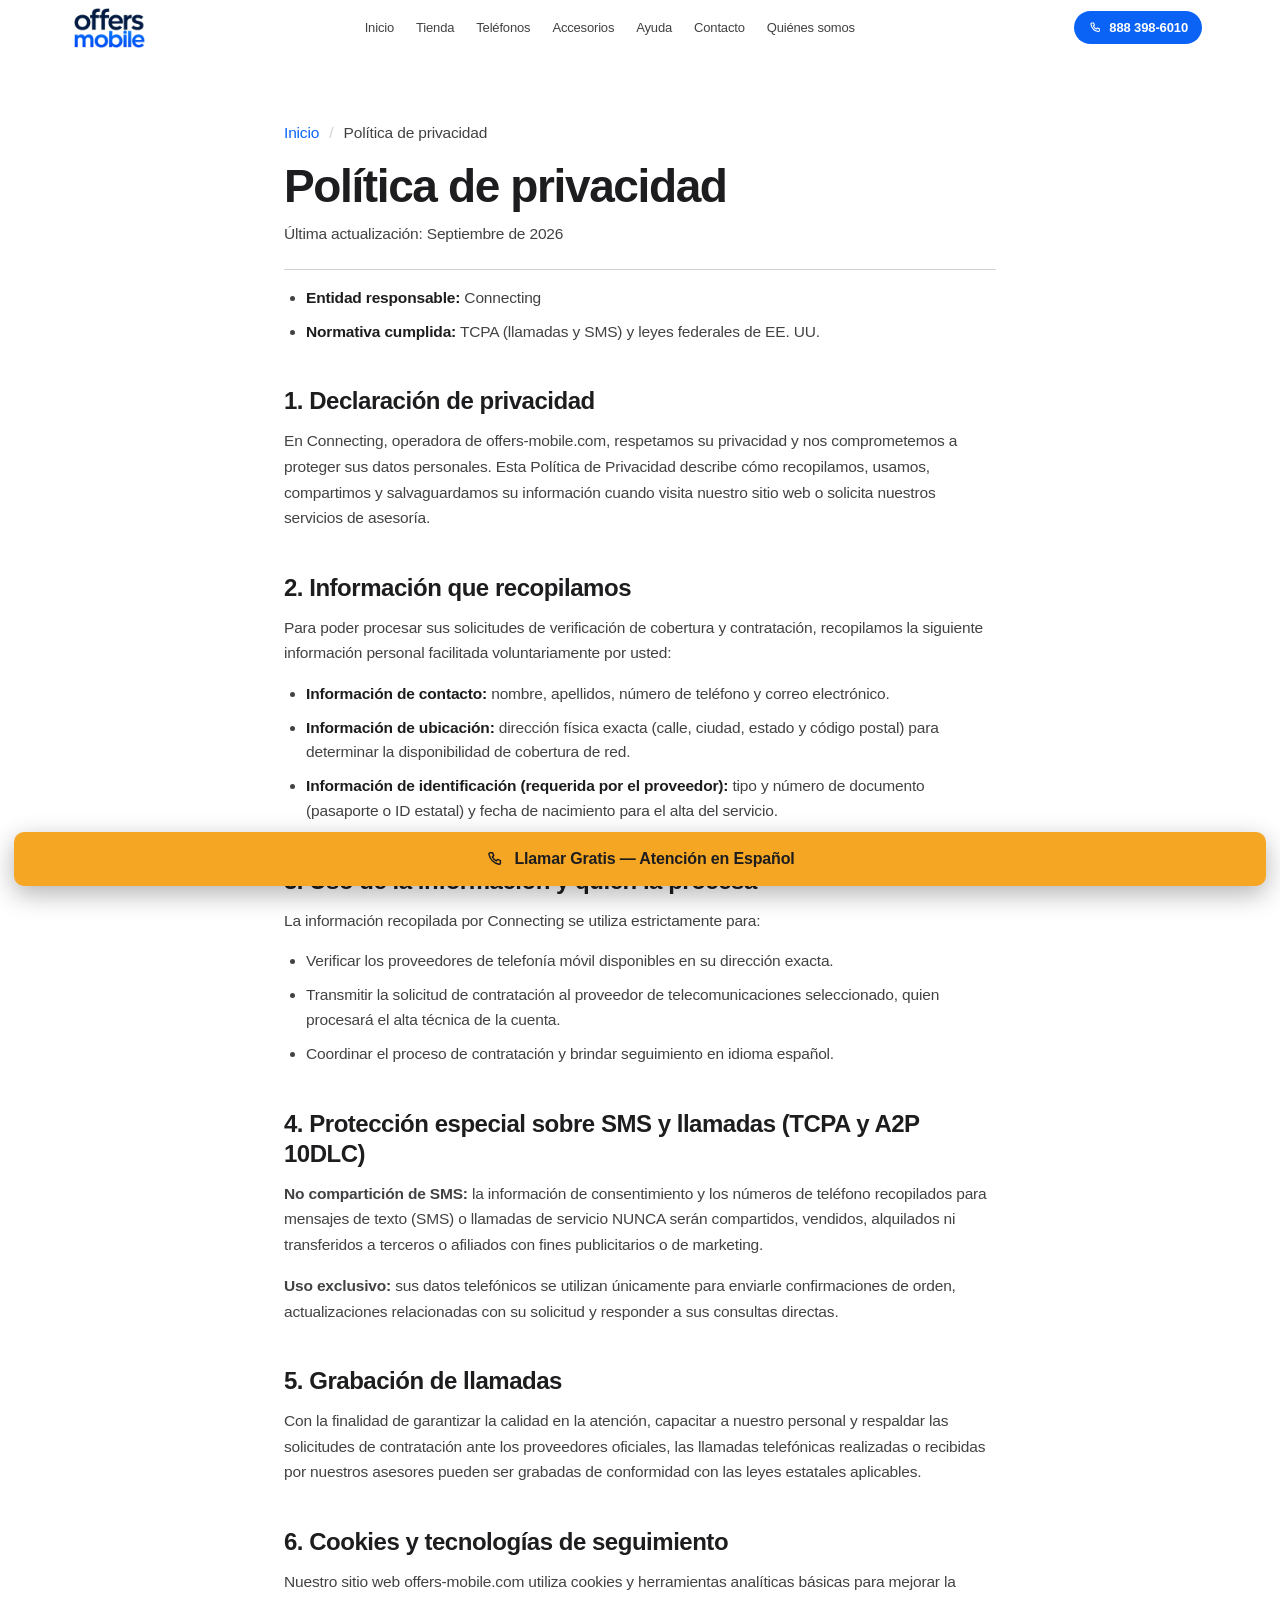
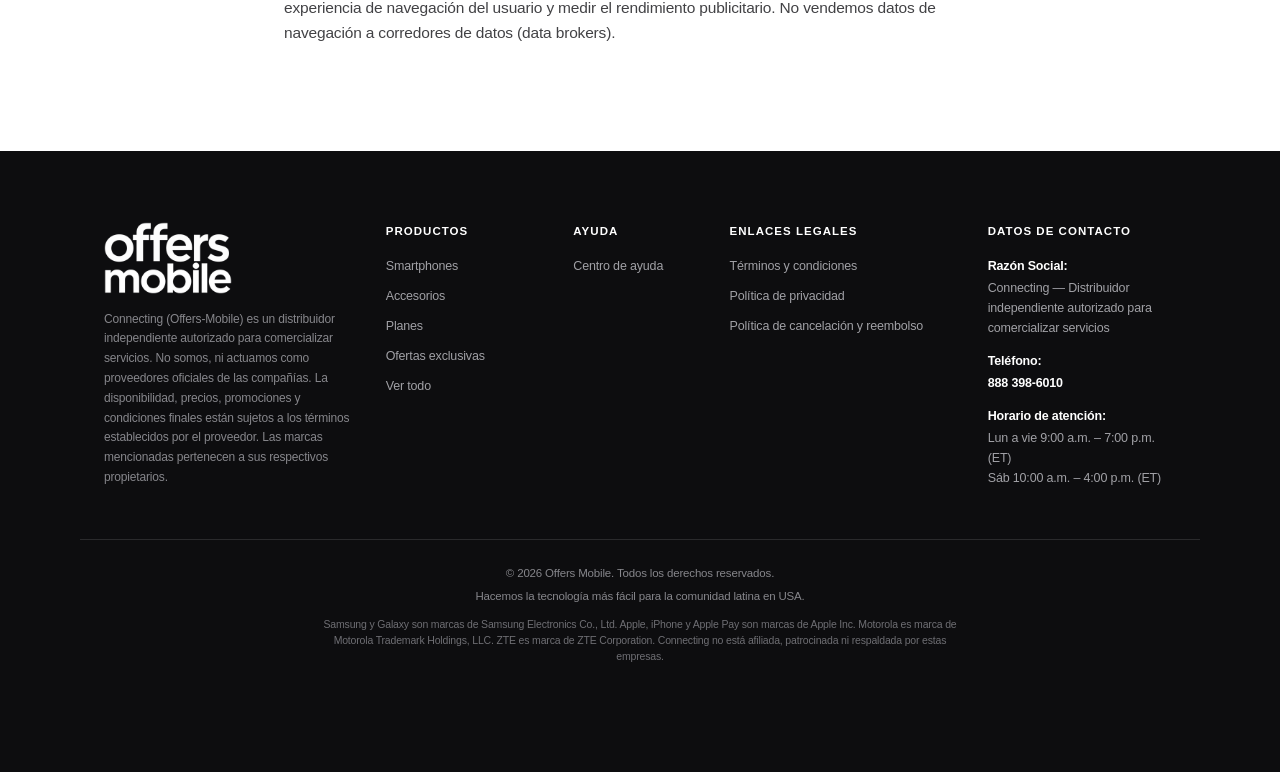
<file: privacidad.html>
<!DOCTYPE html>
<html lang="es">
<head>
<meta charset="UTF-8">
<meta name="viewport" content="width=device-width, initial-scale=1">
<title>Política de privacidad — Offers Mobile</title>
<meta name="description" content="Cómo Connecting, operadora de offers-mobile.com, recopila, usa y protege sus datos personales, con las reglas de TCPA para llamadas y SMS.">
<link rel="canonical" href="https://offers-mobile.com/privacidad.html">

<!-- Open Graph (Facebook, WhatsApp, LinkedIn) -->
<meta property="og:type" content="website">
<meta property="og:site_name" content="Offers Mobile">
<meta property="og:locale" content="es_US">
<meta property="og:url" content="https://offers-mobile.com/privacidad.html">
<meta property="og:title" content="Política de privacidad — Offers Mobile">
<meta property="og:description" content="Cómo Connecting, operadora de offers-mobile.com, recopila, usa y protege sus datos personales, con las reglas de TCPA para llamadas y SMS.">
<meta property="og:image" content="https://offers-mobile.com/images/og-image.jpg">
<meta property="og:image:width" content="1200">
<meta property="og:image:height" content="630">
<meta property="og:image:alt" content="Teléfonos disponibles en Offers Mobile">

<!-- X / Twitter -->
<meta name="twitter:card" content="summary_large_image">
<meta name="twitter:title" content="Política de privacidad — Offers Mobile">
<meta name="twitter:description" content="Cómo Connecting, operadora de offers-mobile.com, recopila, usa y protege sus datos personales, con las reglas de TCPA para llamadas y SMS.">
<meta name="twitter:image" content="https://offers-mobile.com/images/og-image.jpg">

<meta name="theme-color" content="#ffffff">
<link rel="stylesheet" href="css/styles.css">
</head>
<body class="page-doc">

<header class="nav is-scrolled" id="nav">
  <div class="nav__inner">
    <a href="index.html" class="logo" aria-label="Offers Mobile inicio">
      <img src="images/logo.webp?v=2" alt="Offers Mobile" width="356" height="200">
    </a>
    <nav class="nav__links" id="navLinks" aria-label="Navegación principal">
      <a href="index.html">Inicio</a>
      <a href="index.html#tienda">Tienda</a>
      <a href="index.html#telefonos">Teléfonos</a>
      <a href="index.html#accesorios">Accesorios</a>
      <a href="ayuda.html">Ayuda</a>
      <a href="contacto.html">Contacto</a>
      <a href="quienes-somos.html">Quiénes somos</a>
    </nav>
    <div class="nav__actions">
      <a href="tel:+18883986010" class="nav__tel" data-cta="nav">
        <svg viewBox="0 0 24 24" aria-hidden="true"><path d="M6.6 3.5h3l1.5 3.7-1.9 1.4a12 12 0 0 0 5.2 5.2l1.4-1.9 3.7 1.5v3a1.6 1.6 0 0 1-1.8 1.6A15.6 15.6 0 0 1 5 5.3 1.6 1.6 0 0 1 6.6 3.5z"/></svg>
        <span>888 398-6010</span>
      </a>
      <button class="burger" id="burger" aria-label="Abrir menú" aria-expanded="false">
        <span></span><span></span>
      </button>
    </div>
  </div>
</header>

<main class="doc">
  <div class="wrap wrap--doc">
    <p class="doc__crumb"><a href="index.html">Inicio</a> <span>/</span> Política de privacidad</p>
    <h1 class="doc__title">Política de privacidad</h1>
    <p class="doc__meta">Última actualización: Septiembre de 2026</p>

    <ul>
      <li><strong>Entidad responsable:</strong> Connecting</li>
      <li><strong>Normativa cumplida:</strong> TCPA (llamadas y SMS) y leyes federales de EE.&nbsp;UU.</li>
    </ul>

    <h2>1. Declaración de privacidad</h2>
    <p>En Connecting, operadora de offers-mobile.com, respetamos su privacidad y nos comprometemos a proteger
    sus datos personales. Esta Política de Privacidad describe cómo recopilamos, usamos, compartimos y
    salvaguardamos su información cuando visita nuestro sitio web o solicita nuestros servicios de asesoría.</p>

    <h2>2. Información que recopilamos</h2>
    <p>Para poder procesar sus solicitudes de verificación de cobertura y contratación, recopilamos la
    siguiente información personal facilitada voluntariamente por usted:</p>
    <ul>
      <li><strong>Información de contacto:</strong> nombre, apellidos, número de teléfono y correo electrónico.</li>
      <li><strong>Información de ubicación:</strong> dirección física exacta (calle, ciudad, estado y código postal)
          para determinar la disponibilidad de cobertura de red.</li>
      <li><strong>Información de identificación (requerida por el proveedor):</strong> tipo y número de documento
          (pasaporte o ID estatal) y fecha de nacimiento para el alta del servicio.</li>
    </ul>

    <h2>3. Uso de la información y quién la procesa</h2>
    <p>La información recopilada por Connecting se utiliza estrictamente para:</p>
    <ul>
      <li>Verificar los proveedores de telefonía móvil disponibles en su dirección exacta.</li>
      <li>Transmitir la solicitud de contratación al proveedor de telecomunicaciones seleccionado, quien
          procesará el alta técnica de la cuenta.</li>
      <li>Coordinar el proceso de contratación y brindar seguimiento en idioma español.</li>
    </ul>

    <h2>4. Protección especial sobre SMS y llamadas (TCPA y A2P 10DLC)</h2>
    <p><strong>No compartición de SMS:</strong> la información de consentimiento y los números de teléfono
    recopilados para mensajes de texto (SMS) o llamadas de servicio NUNCA serán compartidos, vendidos,
    alquilados ni transferidos a terceros o afiliados con fines publicitarios o de marketing.</p>
    <p><strong>Uso exclusivo:</strong> sus datos telefónicos se utilizan únicamente para enviarle confirmaciones
    de orden, actualizaciones relacionadas con su solicitud y responder a sus consultas directas.</p>

    <h2>5. Grabación de llamadas</h2>
    <p>Con la finalidad de garantizar la calidad en la atención, capacitar a nuestro personal y respaldar las
    solicitudes de contratación ante los proveedores oficiales, las llamadas telefónicas realizadas o recibidas
    por nuestros asesores pueden ser grabadas de conformidad con las leyes estatales aplicables.</p>

    <h2>6. Cookies y tecnologías de seguimiento</h2>
    <p>Nuestro sitio web offers-mobile.com utiliza cookies y herramientas analíticas básicas para mejorar la
    experiencia de navegación del usuario y medir el rendimiento publicitario. No vendemos datos de navegación
    a corredores de datos (data brokers).</p>

  </div>
</main>

<footer class="footer">
  <div class="wrap footer__grid">
    <div class="footer__col footer__brand">
      <a href="index.html" class="footer__logo" aria-label="Offers Mobile inicio">
        <img src="images/logo.webp?v=2" alt="Offers Mobile" width="356" height="200">
      </a>
      <p class="footer__about">Connecting (Offers-Mobile) es un distribuidor independiente autorizado
      para comercializar servicios. No somos, ni actuamos como proveedores oficiales de las compañías.
      La disponibilidad, precios, promociones y condiciones finales están sujetos a los términos
      establecidos por el proveedor. Las marcas mencionadas pertenecen a sus respectivos propietarios.</p>
    </div>

    <div class="footer__col">
      <h5>Productos</h5>
      <a href="index.html#telefonos">Smartphones</a>
      <a href="index.html#accesorios">Accesorios</a>
      <a href="index.html#planes">Planes</a>
      <a href="index.html#ofertas">Ofertas exclusivas</a>
      <a href="index.html#tienda">Ver todo</a>
    </div>

    <div class="footer__col">
      <h5>Ayuda</h5>
      <a href="ayuda.html">Centro de ayuda</a>
    </div>

    <div class="footer__col">
      <h5>Enlaces legales</h5>
      <a href="terminos.html">Términos y condiciones</a>
      <a href="privacidad.html">Política de privacidad</a>
      <a href="devoluciones.html">Política de cancelación y reembolso</a>
    </div>

    <div class="footer__col footer__col--data">
      <h5>Datos de contacto</h5>
      <dl class="footer__data">
        <div>
          <dt>Razón Social:</dt>
          <dd>Connecting — Distribuidor independiente autorizado para comercializar servicios</dd>
        </div>
        <!-- Dirección Comercial y Correo: pendientes de que nos pasen los datos reales -->
        <div>
          <dt>Teléfono:</dt>
          <dd><a href="tel:+18883986010" class="footer__tel">888 398-6010</a></dd>
        </div>
        <div>
          <dt>Horario de atención:</dt>
          <dd>Lun a vie 9:00 a.m. – 7:00 p.m. (ET)<br>
          Sáb 10:00 a.m. – 4:00 p.m. (ET)</dd>
        </div>
      </dl>
    </div>
  </div>

  <div class="wrap footer__bottom">
    <div class="footer__legal">
      <p>© 2026 Offers Mobile. Todos los derechos reservados.</p>
      <p>Hacemos la tecnología más fácil para la comunidad latina en USA.</p>
      <p class="footer__tm">Samsung y Galaxy son marcas de Samsung Electronics Co., Ltd. Apple, iPhone
      y Apple&nbsp;Pay son marcas de Apple Inc. Motorola es marca de Motorola Trademark Holdings, LLC.
      ZTE es marca de ZTE Corporation. Connecting no está afiliada, patrocinada ni respaldada
      por estas empresas.</p>
    </div>
  </div>
</footer>

<!-- ============ BOTÓN FLOTANTE DE LLAMADA ============ -->
<a href="tel:+18883986010" class="call-fab" data-cta="flotante">
  <svg viewBox="0 0 24 24" aria-hidden="true"><path d="M6.6 3.5h3l1.5 3.7-1.9 1.4a12 12 0 0 0 5.2 5.2l1.4-1.9 3.7 1.5v3a1.6 1.6 0 0 1-1.8 1.6A15.6 15.6 0 0 1 5 5.3 1.6 1.6 0 0 1 6.6 3.5z"/></svg>
  <span>Llamar Gratis — Atención en Español</span>
</a>

<script src="js/main.js"></script>
</body>
</html>
</file>
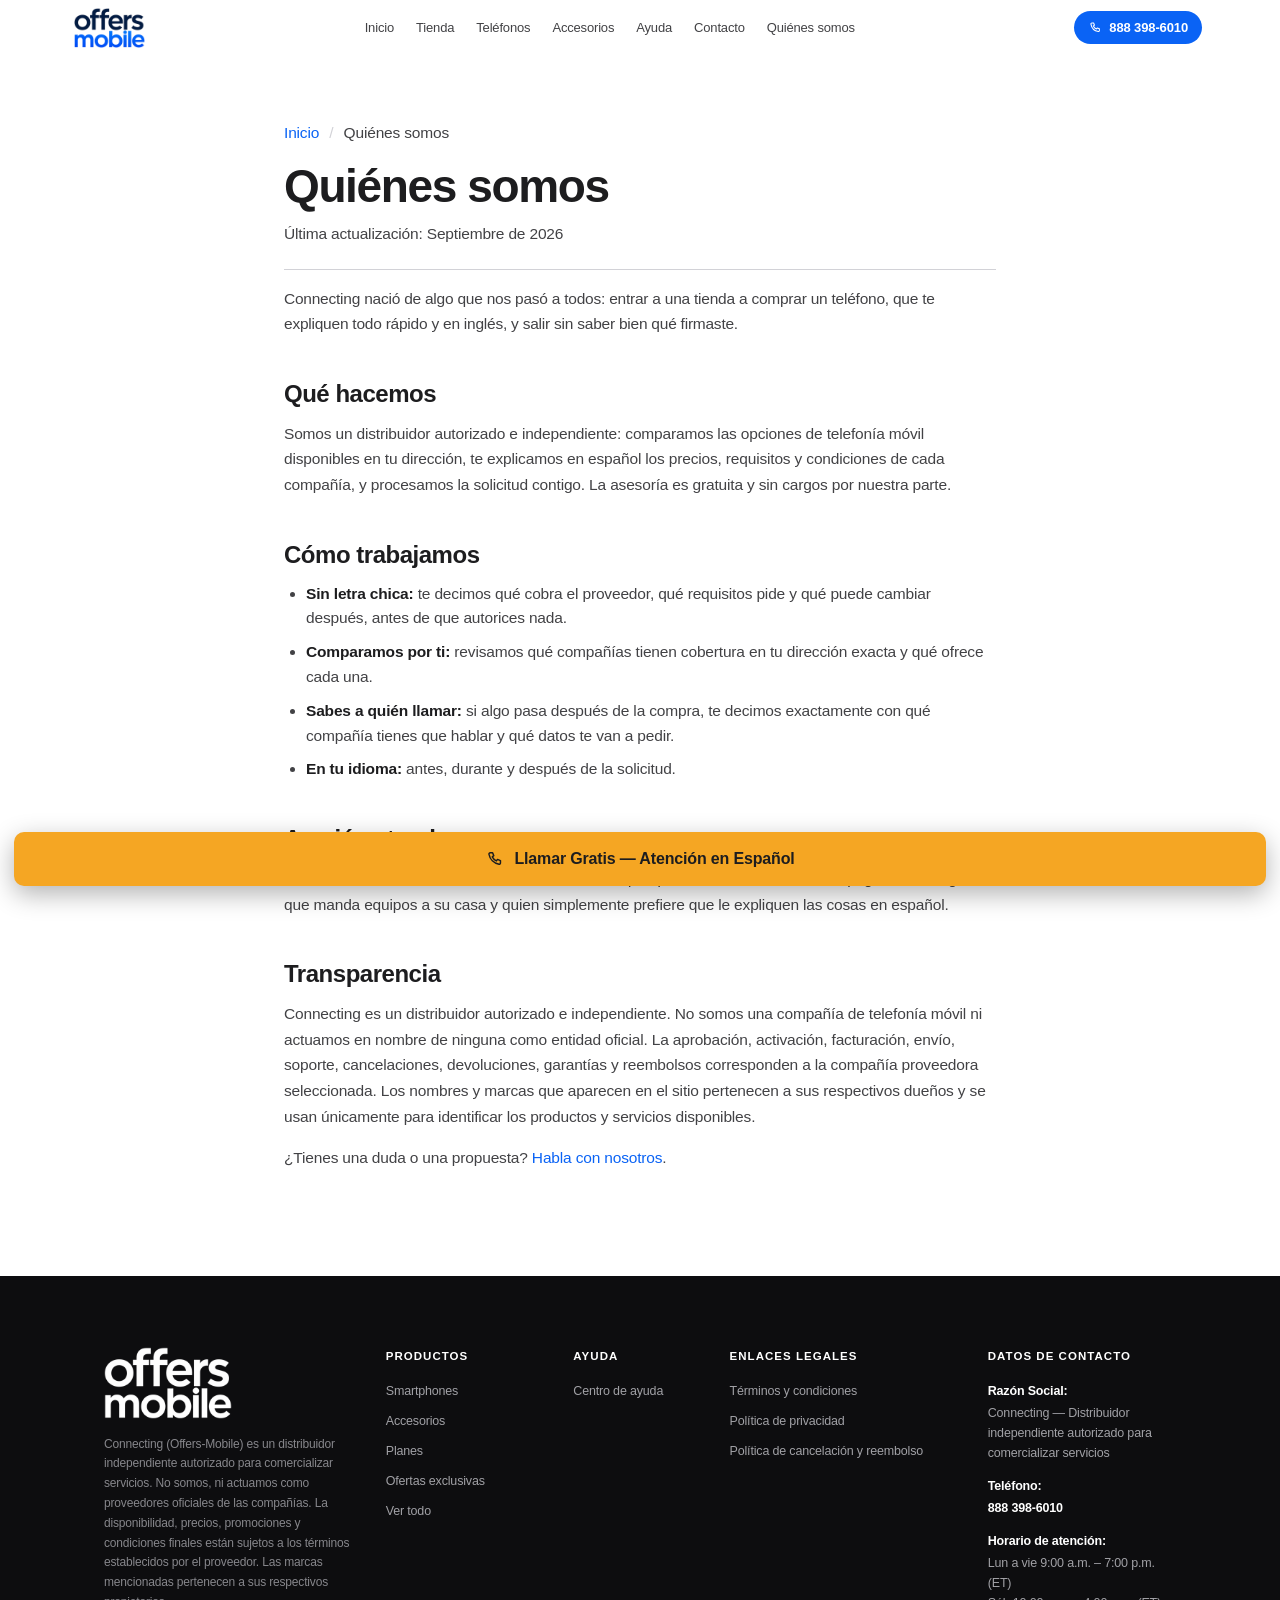
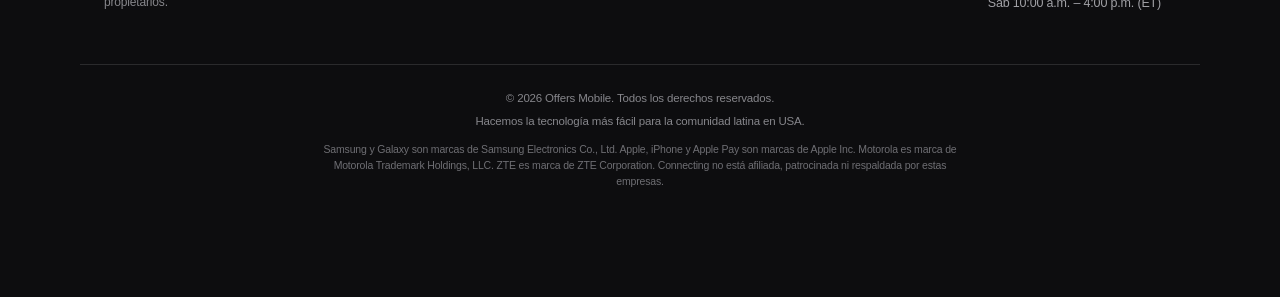
<file: quienes-somos.html>
<!DOCTYPE html>
<html lang="es">
<head>
<meta charset="UTF-8">
<meta name="viewport" content="width=device-width, initial-scale=1">
<title>Quiénes somos — Offers Mobile</title>
<meta name="description" content="Connecting (Offers-Mobile) es un distribuidor independiente autorizado que asesora en español a la comunidad latina en Estados Unidos.">
<link rel="canonical" href="https://offers-mobile.com/quienes-somos.html">

<!-- Open Graph (Facebook, WhatsApp, LinkedIn) -->
<meta property="og:type" content="website">
<meta property="og:site_name" content="Offers Mobile">
<meta property="og:locale" content="es_US">
<meta property="og:url" content="https://offers-mobile.com/quienes-somos.html">
<meta property="og:title" content="Quiénes somos — Offers Mobile">
<meta property="og:description" content="Connecting (Offers-Mobile) es un distribuidor independiente autorizado que asesora en español a la comunidad latina en Estados Unidos.">
<meta property="og:image" content="https://offers-mobile.com/images/og-image.jpg">
<meta property="og:image:width" content="1200">
<meta property="og:image:height" content="630">
<meta property="og:image:alt" content="Teléfonos disponibles en Offers Mobile">

<!-- X / Twitter -->
<meta name="twitter:card" content="summary_large_image">
<meta name="twitter:title" content="Quiénes somos — Offers Mobile">
<meta name="twitter:description" content="Connecting (Offers-Mobile) es un distribuidor independiente autorizado que asesora en español a la comunidad latina en Estados Unidos.">
<meta name="twitter:image" content="https://offers-mobile.com/images/og-image.jpg">

<meta name="theme-color" content="#ffffff">
<link rel="stylesheet" href="css/styles.css">
</head>
<body class="page-doc">

<header class="nav is-scrolled" id="nav">
  <div class="nav__inner">
    <a href="index.html" class="logo" aria-label="Offers Mobile inicio">
      <img src="images/logo.webp?v=2" alt="Offers Mobile" width="356" height="200">
    </a>
    <nav class="nav__links" id="navLinks" aria-label="Navegación principal">
      <a href="index.html">Inicio</a>
      <a href="index.html#tienda">Tienda</a>
      <a href="index.html#telefonos">Teléfonos</a>
      <a href="index.html#accesorios">Accesorios</a>
      <a href="ayuda.html">Ayuda</a>
      <a href="contacto.html">Contacto</a>
      <a href="quienes-somos.html">Quiénes somos</a>
    </nav>
    <div class="nav__actions">
      <a href="tel:+18883986010" class="nav__tel" data-cta="nav">
        <svg viewBox="0 0 24 24" aria-hidden="true"><path d="M6.6 3.5h3l1.5 3.7-1.9 1.4a12 12 0 0 0 5.2 5.2l1.4-1.9 3.7 1.5v3a1.6 1.6 0 0 1-1.8 1.6A15.6 15.6 0 0 1 5 5.3 1.6 1.6 0 0 1 6.6 3.5z"/></svg>
        <span>888 398-6010</span>
      </a>
      <button class="burger" id="burger" aria-label="Abrir menú" aria-expanded="false">
        <span></span><span></span>
      </button>
    </div>
  </div>
</header>

<main class="doc">
  <div class="wrap wrap--doc">
    <p class="doc__crumb"><a href="index.html">Inicio</a> <span>/</span> Quiénes somos</p>
    <h1 class="doc__title">Quiénes somos</h1>
    <p class="doc__meta">Última actualización: Septiembre de 2026</p>
    
    <p class="doc__lead">Connecting nació de algo que nos pasó a todos: entrar a una tienda a comprar un teléfono,
    que te expliquen todo rápido y en inglés, y salir sin saber bien qué firmaste.</p>

    <h2>Qué hacemos</h2>
    <p>Somos un distribuidor autorizado e independiente: comparamos las opciones de telefonía móvil
    disponibles en tu dirección, te explicamos en español los precios, requisitos y condiciones de cada
    compañía, y procesamos la solicitud contigo. La asesoría es gratuita y sin cargos por nuestra parte.</p>

    <h2>Cómo trabajamos</h2>
    <ul>
      <li><strong>Sin letra chica:</strong> te decimos qué cobra el proveedor, qué requisitos pide y qué puede
          cambiar después, antes de que autorices nada.</li>
      <li><strong>Comparamos por ti:</strong> revisamos qué compañías tienen cobertura en tu dirección exacta
          y qué ofrece cada una.</li>
      <li><strong>Sabes a quién llamar:</strong> si algo pasa después de la compra, te decimos exactamente con
          qué compañía tienes que hablar y qué datos te van a pedir.</li>
      <li><strong>En tu idioma:</strong> antes, durante y después de la solicitud.</li>
    </ul>

    <h2>A quién atendemos</h2>
    <p>A la comunidad latina en Estados Unidos: familias que quieren un buen teléfono sin pagar de más,
    gente que manda equipos a su casa y quien simplemente prefiere que le expliquen las cosas en español.</p>

    <h2>Transparencia</h2>
    <p>Connecting es un distribuidor autorizado e independiente. No somos una compañía de telefonía móvil
    ni actuamos en nombre de ninguna como entidad oficial. La aprobación, activación, facturación, envío,
    soporte, cancelaciones, devoluciones, garantías y reembolsos corresponden a la compañía proveedora
    seleccionada. Los nombres y marcas que aparecen en el sitio pertenecen a sus respectivos dueños y se usan
    únicamente para identificar los productos y servicios disponibles.</p>

    <p>¿Tienes una duda o una propuesta? <a href="contacto.html">Habla con nosotros</a>.</p>
    
  </div>
</main>

<footer class="footer">
  <div class="wrap footer__grid">
    <div class="footer__col footer__brand">
      <a href="index.html" class="footer__logo" aria-label="Offers Mobile inicio">
        <img src="images/logo.webp?v=2" alt="Offers Mobile" width="356" height="200">
      </a>
      <p class="footer__about">Connecting (Offers-Mobile) es un distribuidor independiente autorizado
      para comercializar servicios. No somos, ni actuamos como proveedores oficiales de las compañías.
      La disponibilidad, precios, promociones y condiciones finales están sujetos a los términos
      establecidos por el proveedor. Las marcas mencionadas pertenecen a sus respectivos propietarios.</p>
    </div>

    <div class="footer__col">
      <h5>Productos</h5>
      <a href="index.html#telefonos">Smartphones</a>
      <a href="index.html#accesorios">Accesorios</a>
      <a href="index.html#planes">Planes</a>
      <a href="index.html#ofertas">Ofertas exclusivas</a>
      <a href="index.html#tienda">Ver todo</a>
    </div>

    <div class="footer__col">
      <h5>Ayuda</h5>
      <a href="ayuda.html">Centro de ayuda</a>
    </div>

    <div class="footer__col">
      <h5>Enlaces legales</h5>
      <a href="terminos.html">Términos y condiciones</a>
      <a href="privacidad.html">Política de privacidad</a>
      <a href="devoluciones.html">Política de cancelación y reembolso</a>
    </div>

    <div class="footer__col footer__col--data">
      <h5>Datos de contacto</h5>
      <dl class="footer__data">
        <div>
          <dt>Razón Social:</dt>
          <dd>Connecting — Distribuidor independiente autorizado para comercializar servicios</dd>
        </div>
        <!-- Dirección Comercial y Correo: pendientes de que nos pasen los datos reales -->
        <div>
          <dt>Teléfono:</dt>
          <dd><a href="tel:+18883986010" class="footer__tel">888 398-6010</a></dd>
        </div>
        <div>
          <dt>Horario de atención:</dt>
          <dd>Lun a vie 9:00 a.m. – 7:00 p.m. (ET)<br>
          Sáb 10:00 a.m. – 4:00 p.m. (ET)</dd>
        </div>
      </dl>
    </div>
  </div>

  <div class="wrap footer__bottom">
    <div class="footer__legal">
      <p>© 2026 Offers Mobile. Todos los derechos reservados.</p>
      <p>Hacemos la tecnología más fácil para la comunidad latina en USA.</p>
      <p class="footer__tm">Samsung y Galaxy son marcas de Samsung Electronics Co., Ltd. Apple, iPhone
      y Apple&nbsp;Pay son marcas de Apple Inc. Motorola es marca de Motorola Trademark Holdings, LLC.
      ZTE es marca de ZTE Corporation. Connecting no está afiliada, patrocinada ni respaldada
      por estas empresas.</p>
    </div>
  </div>
</footer>

<!-- ============ BOTÓN FLOTANTE DE LLAMADA ============ -->
<a href="tel:+18883986010" class="call-fab" data-cta="flotante">
  <svg viewBox="0 0 24 24" aria-hidden="true"><path d="M6.6 3.5h3l1.5 3.7-1.9 1.4a12 12 0 0 0 5.2 5.2l1.4-1.9 3.7 1.5v3a1.6 1.6 0 0 1-1.8 1.6A15.6 15.6 0 0 1 5 5.3 1.6 1.6 0 0 1 6.6 3.5z"/></svg>
  <span>Llamar Gratis — Atención en Español</span>
</a>

<script src="js/main.js"></script>
</body>
</html>
</file>
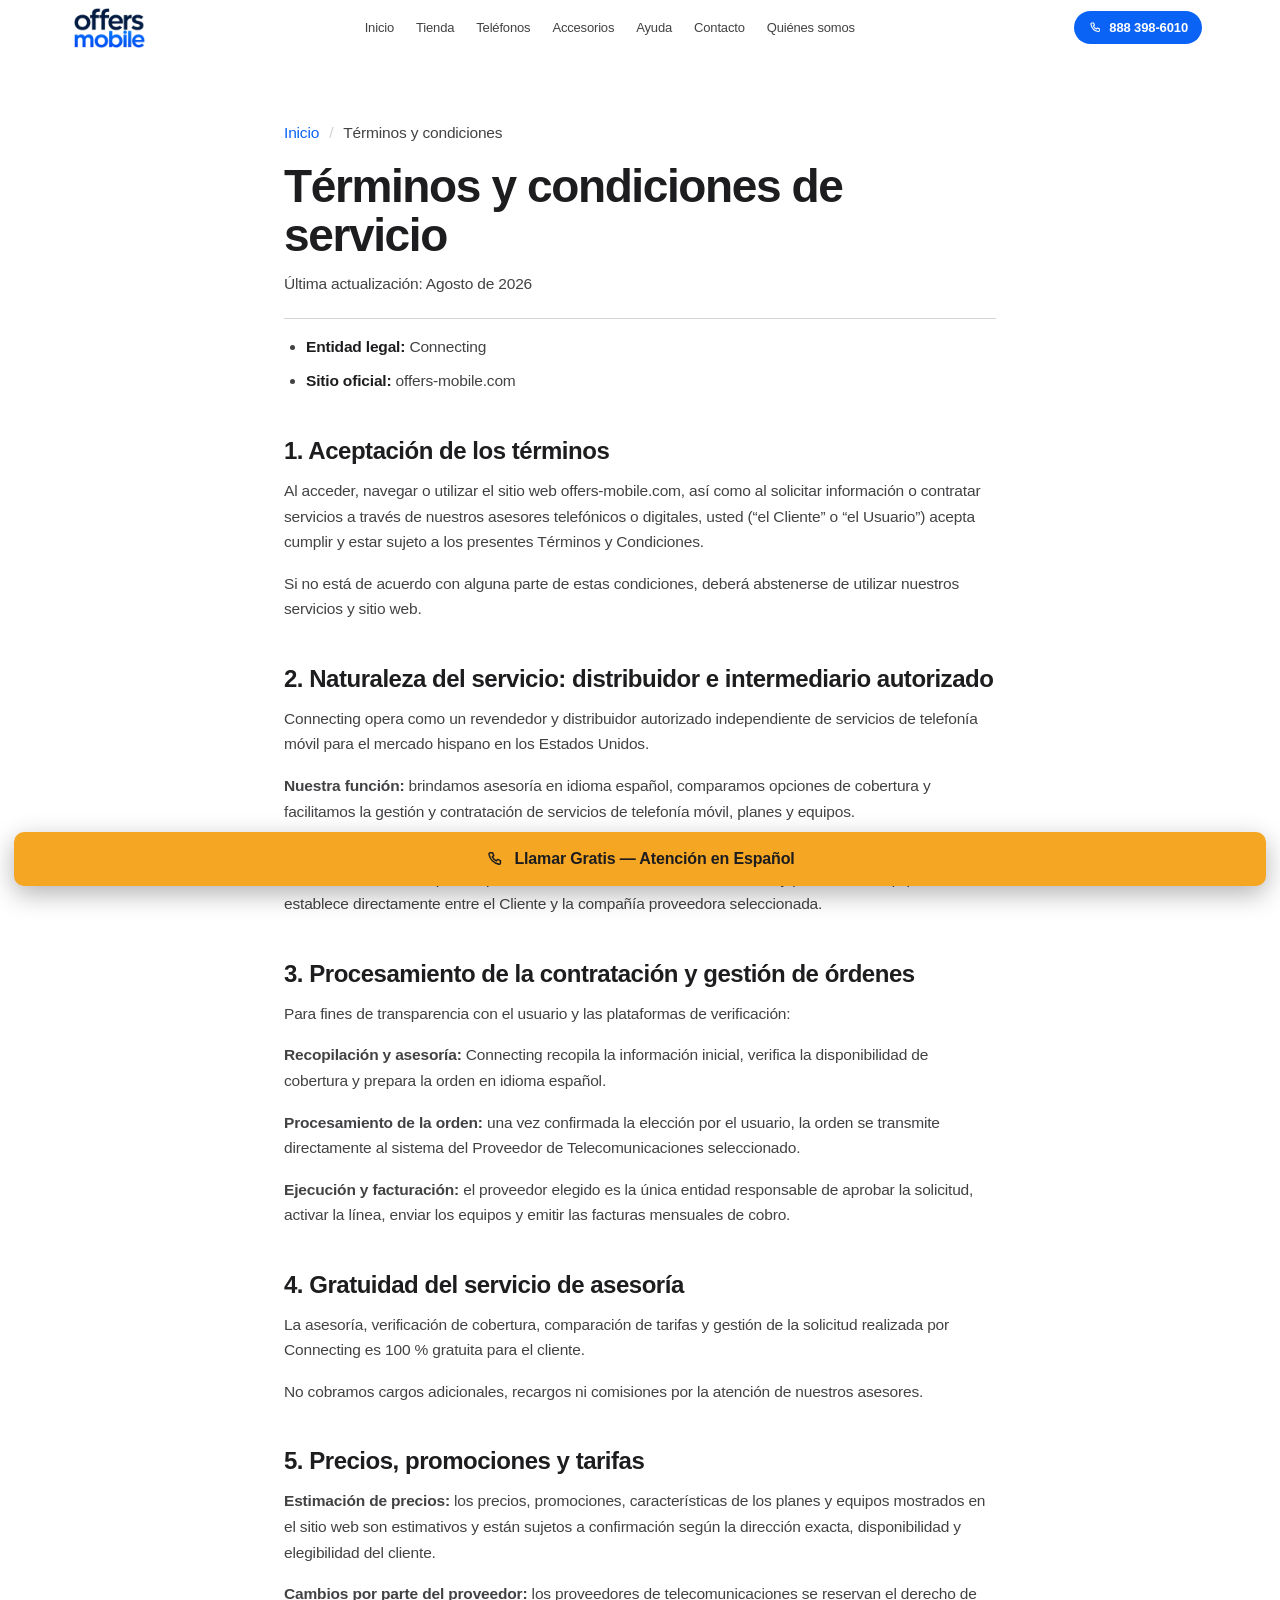
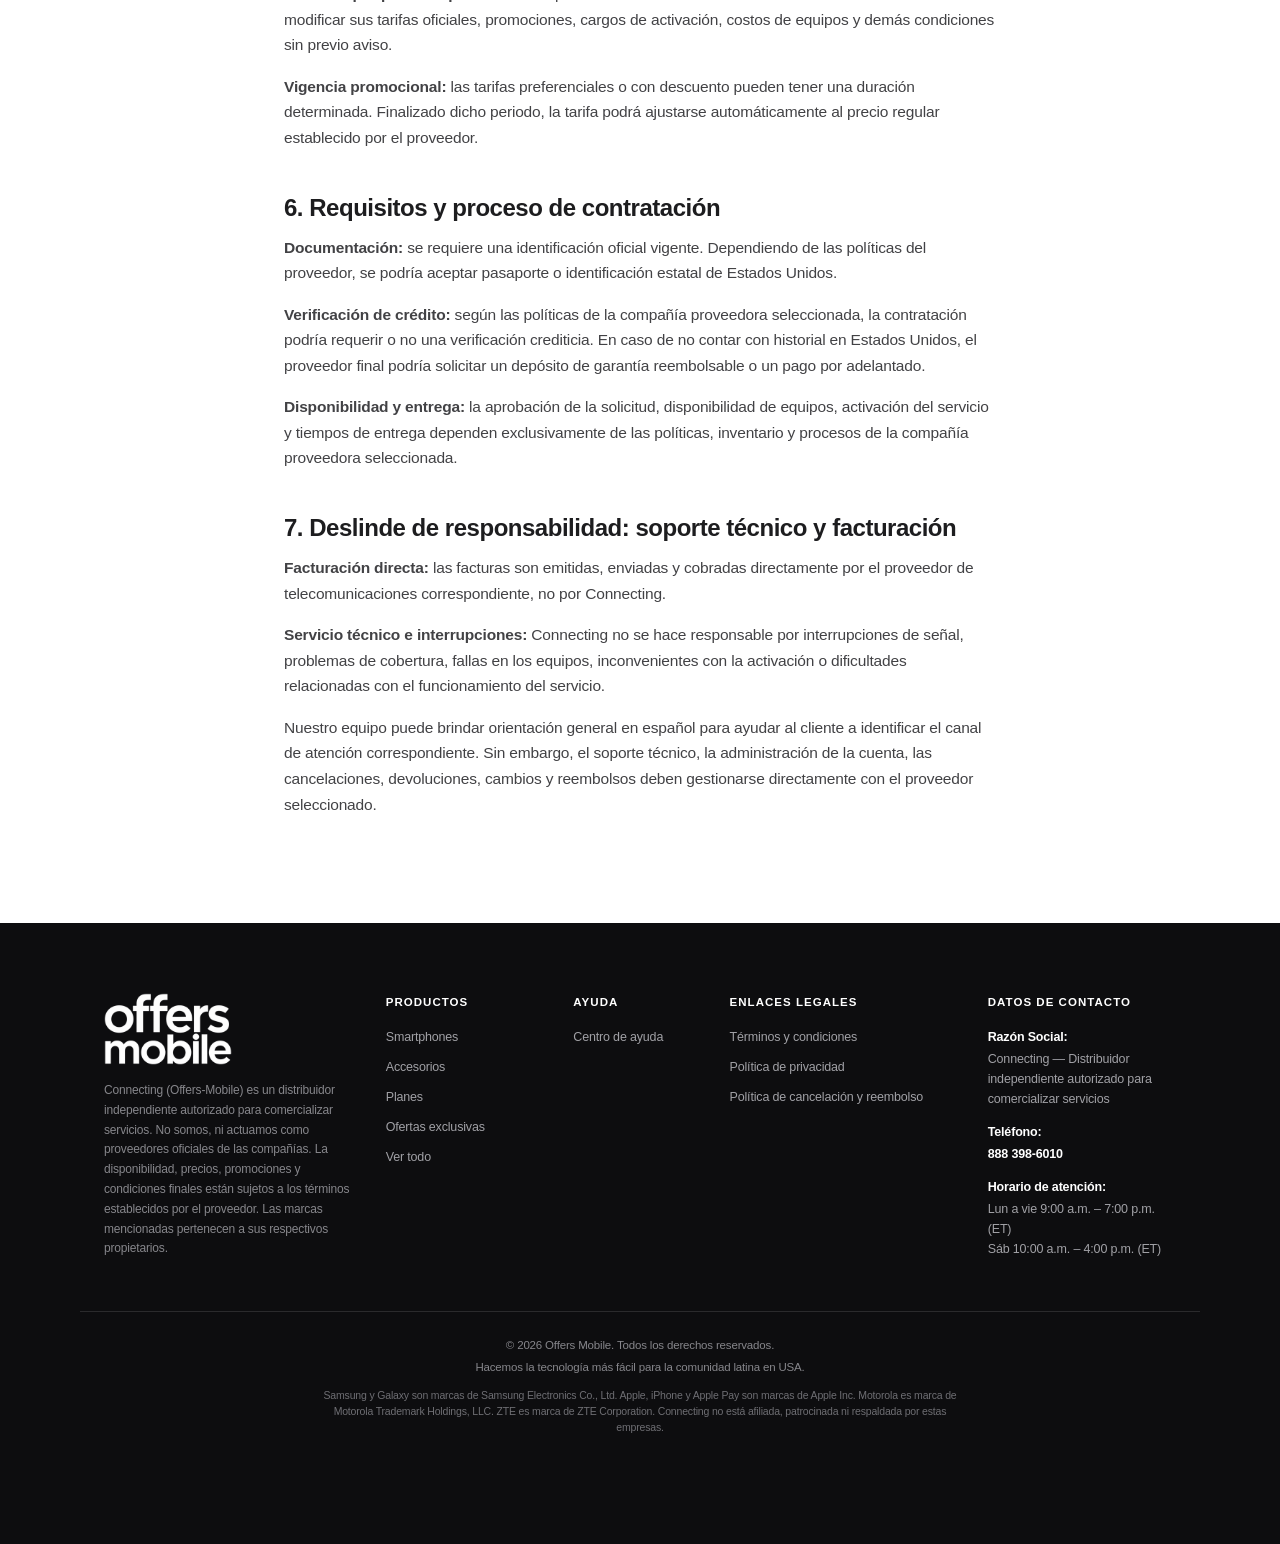
<file: terminos.html>
<!DOCTYPE html>
<html lang="es">
<head>
<meta charset="UTF-8">
<meta name="viewport" content="width=device-width, initial-scale=1">
<title>Términos y condiciones de servicio — Offers Mobile</title>
<meta name="description" content="Condiciones de servicio de Connecting, operadora de offers-mobile.com: naturaleza del servicio, precios, requisitos de contratación y deslinde de responsabilidad.">
<link rel="canonical" href="https://offers-mobile.com/terminos.html">

<!-- Open Graph (Facebook, WhatsApp, LinkedIn) -->
<meta property="og:type" content="website">
<meta property="og:site_name" content="Offers Mobile">
<meta property="og:locale" content="es_US">
<meta property="og:url" content="https://offers-mobile.com/terminos.html">
<meta property="og:title" content="Términos y condiciones de servicio — Offers Mobile">
<meta property="og:description" content="Condiciones de servicio de Connecting, operadora de offers-mobile.com: naturaleza del servicio, precios, requisitos de contratación y deslinde de responsabilidad.">
<meta property="og:image" content="https://offers-mobile.com/images/og-image.jpg">
<meta property="og:image:width" content="1200">
<meta property="og:image:height" content="630">
<meta property="og:image:alt" content="Teléfonos disponibles en Offers Mobile">

<!-- X / Twitter -->
<meta name="twitter:card" content="summary_large_image">
<meta name="twitter:title" content="Términos y condiciones de servicio — Offers Mobile">
<meta name="twitter:description" content="Condiciones de servicio de Connecting, operadora de offers-mobile.com: naturaleza del servicio, precios, requisitos de contratación y deslinde de responsabilidad.">
<meta name="twitter:image" content="https://offers-mobile.com/images/og-image.jpg">

<meta name="theme-color" content="#ffffff">
<link rel="stylesheet" href="css/styles.css">
</head>
<body class="page-doc">

<header class="nav is-scrolled" id="nav">
  <div class="nav__inner">
    <a href="index.html" class="logo" aria-label="Offers Mobile inicio">
      <img src="images/logo.webp?v=2" alt="Offers Mobile" width="356" height="200">
    </a>
    <nav class="nav__links" id="navLinks" aria-label="Navegación principal">
      <a href="index.html">Inicio</a>
      <a href="index.html#tienda">Tienda</a>
      <a href="index.html#telefonos">Teléfonos</a>
      <a href="index.html#accesorios">Accesorios</a>
      <a href="ayuda.html">Ayuda</a>
      <a href="contacto.html">Contacto</a>
      <a href="quienes-somos.html">Quiénes somos</a>
    </nav>
    <div class="nav__actions">
      <a href="tel:+18883986010" class="nav__tel" data-cta="nav">
        <svg viewBox="0 0 24 24" aria-hidden="true"><path d="M6.6 3.5h3l1.5 3.7-1.9 1.4a12 12 0 0 0 5.2 5.2l1.4-1.9 3.7 1.5v3a1.6 1.6 0 0 1-1.8 1.6A15.6 15.6 0 0 1 5 5.3 1.6 1.6 0 0 1 6.6 3.5z"/></svg>
        <span>888 398-6010</span>
      </a>
      <button class="burger" id="burger" aria-label="Abrir menú" aria-expanded="false">
        <span></span><span></span>
      </button>
    </div>
  </div>
</header>

<main class="doc">
  <div class="wrap wrap--doc">
    <p class="doc__crumb"><a href="index.html">Inicio</a> <span>/</span> Términos y condiciones</p>
    <h1 class="doc__title">Términos y condiciones de servicio</h1>
    <p class="doc__meta">Última actualización: Agosto de 2026</p>

    <ul>
      <li><strong>Entidad legal:</strong> Connecting</li>
      <li><strong>Sitio oficial:</strong> offers-mobile.com</li>
    </ul>

    <h2>1. Aceptación de los términos</h2>
    <p>Al acceder, navegar o utilizar el sitio web offers-mobile.com, así como al solicitar información o
    contratar servicios a través de nuestros asesores telefónicos o digitales, usted (“el Cliente” o
    “el Usuario”) acepta cumplir y estar sujeto a los presentes Términos y Condiciones.</p>
    <p>Si no está de acuerdo con alguna parte de estas condiciones, deberá abstenerse de utilizar nuestros
    servicios y sitio web.</p>

    <h2>2. Naturaleza del servicio: distribuidor e intermediario autorizado</h2>
    <p>Connecting opera como un revendedor y distribuidor autorizado independiente de servicios de telefonía
    móvil para el mercado hispano en los Estados Unidos.</p>
    <p><strong>Nuestra función:</strong> brindamos asesoría en idioma español, comparamos opciones de cobertura
    y facilitamos la gestión y contratación de servicios de telefonía móvil, planes y equipos.</p>
    <p><strong>Relación con el proveedor:</strong> Connecting no es un proveedor directo de infraestructura o
    servicios de red móvil. El contrato final para la prestación del servicio, activación de líneas y provisión
    de equipos se establece directamente entre el Cliente y la compañía proveedora seleccionada.</p>

    <h2>3. Procesamiento de la contratación y gestión de órdenes</h2>
    <p>Para fines de transparencia con el usuario y las plataformas de verificación:</p>
    <p><strong>Recopilación y asesoría:</strong> Connecting recopila la información inicial, verifica la
    disponibilidad de cobertura y prepara la orden en idioma español.</p>
    <p><strong>Procesamiento de la orden:</strong> una vez confirmada la elección por el usuario, la orden se
    transmite directamente al sistema del Proveedor de Telecomunicaciones seleccionado.</p>
    <p><strong>Ejecución y facturación:</strong> el proveedor elegido es la única entidad responsable de aprobar
    la solicitud, activar la línea, enviar los equipos y emitir las facturas mensuales de cobro.</p>

    <h2>4. Gratuidad del servicio de asesoría</h2>
    <p>La asesoría, verificación de cobertura, comparación de tarifas y gestión de la solicitud realizada por
    Connecting es 100&nbsp;% gratuita para el cliente.</p>
    <p>No cobramos cargos adicionales, recargos ni comisiones por la atención de nuestros asesores.</p>

    <h2>5. Precios, promociones y tarifas</h2>
    <p><strong>Estimación de precios:</strong> los precios, promociones, características de los planes y equipos
    mostrados en el sitio web son estimativos y están sujetos a confirmación según la dirección exacta,
    disponibilidad y elegibilidad del cliente.</p>
    <p><strong>Cambios por parte del proveedor:</strong> los proveedores de telecomunicaciones se reservan el
    derecho de modificar sus tarifas oficiales, promociones, cargos de activación, costos de equipos y demás
    condiciones sin previo aviso.</p>
    <p><strong>Vigencia promocional:</strong> las tarifas preferenciales o con descuento pueden tener una duración
    determinada. Finalizado dicho periodo, la tarifa podrá ajustarse automáticamente al precio regular
    establecido por el proveedor.</p>

    <h2>6. Requisitos y proceso de contratación</h2>
    <p><strong>Documentación:</strong> se requiere una identificación oficial vigente. Dependiendo de las políticas
    del proveedor, se podría aceptar pasaporte o identificación estatal de Estados Unidos.</p>
    <p><strong>Verificación de crédito:</strong> según las políticas de la compañía proveedora seleccionada, la
    contratación podría requerir o no una verificación crediticia. En caso de no contar con historial en
    Estados Unidos, el proveedor final podría solicitar un depósito de garantía reembolsable o un pago por
    adelantado.</p>
    <p><strong>Disponibilidad y entrega:</strong> la aprobación de la solicitud, disponibilidad de equipos,
    activación del servicio y tiempos de entrega dependen exclusivamente de las políticas, inventario y procesos
    de la compañía proveedora seleccionada.</p>

    <h2>7. Deslinde de responsabilidad: soporte técnico y facturación</h2>
    <p><strong>Facturación directa:</strong> las facturas son emitidas, enviadas y cobradas directamente por el
    proveedor de telecomunicaciones correspondiente, no por Connecting.</p>
    <p><strong>Servicio técnico e interrupciones:</strong> Connecting no se hace responsable por interrupciones de
    señal, problemas de cobertura, fallas en los equipos, inconvenientes con la activación o dificultades
    relacionadas con el funcionamiento del servicio.</p>
    <p>Nuestro equipo puede brindar orientación general en español para ayudar al cliente a identificar el canal
    de atención correspondiente. Sin embargo, el soporte técnico, la administración de la cuenta, las
    cancelaciones, devoluciones, cambios y reembolsos deben gestionarse directamente con el proveedor
    seleccionado.</p>

  </div>
</main>

<footer class="footer">
  <div class="wrap footer__grid">
    <div class="footer__col footer__brand">
      <a href="index.html" class="footer__logo" aria-label="Offers Mobile inicio">
        <img src="images/logo.webp?v=2" alt="Offers Mobile" width="356" height="200">
      </a>
      <p class="footer__about">Connecting (Offers-Mobile) es un distribuidor independiente autorizado
      para comercializar servicios. No somos, ni actuamos como proveedores oficiales de las compañías.
      La disponibilidad, precios, promociones y condiciones finales están sujetos a los términos
      establecidos por el proveedor. Las marcas mencionadas pertenecen a sus respectivos propietarios.</p>
    </div>

    <div class="footer__col">
      <h5>Productos</h5>
      <a href="index.html#telefonos">Smartphones</a>
      <a href="index.html#accesorios">Accesorios</a>
      <a href="index.html#planes">Planes</a>
      <a href="index.html#ofertas">Ofertas exclusivas</a>
      <a href="index.html#tienda">Ver todo</a>
    </div>

    <div class="footer__col">
      <h5>Ayuda</h5>
      <a href="ayuda.html">Centro de ayuda</a>
    </div>

    <div class="footer__col">
      <h5>Enlaces legales</h5>
      <a href="terminos.html">Términos y condiciones</a>
      <a href="privacidad.html">Política de privacidad</a>
      <a href="devoluciones.html">Política de cancelación y reembolso</a>
    </div>

    <div class="footer__col footer__col--data">
      <h5>Datos de contacto</h5>
      <dl class="footer__data">
        <div>
          <dt>Razón Social:</dt>
          <dd>Connecting — Distribuidor independiente autorizado para comercializar servicios</dd>
        </div>
        <!-- Dirección Comercial y Correo: pendientes de que nos pasen los datos reales -->
        <div>
          <dt>Teléfono:</dt>
          <dd><a href="tel:+18883986010" class="footer__tel">888 398-6010</a></dd>
        </div>
        <div>
          <dt>Horario de atención:</dt>
          <dd>Lun a vie 9:00 a.m. – 7:00 p.m. (ET)<br>
          Sáb 10:00 a.m. – 4:00 p.m. (ET)</dd>
        </div>
      </dl>
    </div>
  </div>

  <div class="wrap footer__bottom">
    <div class="footer__legal">
      <p>© 2026 Offers Mobile. Todos los derechos reservados.</p>
      <p>Hacemos la tecnología más fácil para la comunidad latina en USA.</p>
      <p class="footer__tm">Samsung y Galaxy son marcas de Samsung Electronics Co., Ltd. Apple, iPhone
      y Apple&nbsp;Pay son marcas de Apple Inc. Motorola es marca de Motorola Trademark Holdings, LLC.
      ZTE es marca de ZTE Corporation. Connecting no está afiliada, patrocinada ni respaldada
      por estas empresas.</p>
    </div>
  </div>
</footer>

<!-- ============ BOTÓN FLOTANTE DE LLAMADA ============ -->
<a href="tel:+18883986010" class="call-fab" data-cta="flotante">
  <svg viewBox="0 0 24 24" aria-hidden="true"><path d="M6.6 3.5h3l1.5 3.7-1.9 1.4a12 12 0 0 0 5.2 5.2l1.4-1.9 3.7 1.5v3a1.6 1.6 0 0 1-1.8 1.6A15.6 15.6 0 0 1 5 5.3 1.6 1.6 0 0 1 6.6 3.5z"/></svg>
  <span>Llamar Gratis — Atención en Español</span>
</a>

<script src="js/main.js"></script>
</body>
</html>
</file>
<file: css/styles.css>
/* =========================================================
   Offers Mobile — hoja de estilos
   ========================================================= */

:root{
  --ink:#1d1d1f;
  --ink-soft:#424245;
  --muted:#6e6e73;
  --line:#d2d2d7;
  --bg:#ffffff;
  --bg-alt:#f5f5f7;
  --dark:#000000;
  --dark-soft:#111113;
  --blue:#0a63f5;
  --blue-soft:#4b8dff;
  --violet:#a89bd6;

  --wrap:1120px;
  --radius:18px;
  --radius-lg:26px;

  --ease:cubic-bezier(.22,.61,.36,1);
  --nav-h:56px;

  /* alturas de las piezas con imagen (en unidades absolutas:
     los % no resuelven bien dentro de una grid de alto automático) */
  --card-media-h:clamp(180px,19vw,240px);
  --viewer-h:clamp(300px,34vw,420px);
}

*,*::before,*::after{box-sizing:border-box;}

html{
  -webkit-text-size-adjust:100%;
  scroll-behavior:smooth;
  scroll-padding-top:calc(var(--nav-h) + 12px);
}

body{
  margin:0;
  background:var(--bg);
  color:var(--ink);
  font-family:-apple-system,BlinkMacSystemFont,"SF Pro Display","SF Pro Text","Segoe UI",Inter,Roboto,"Helvetica Neue",Arial,sans-serif;
  font-size:17px;
  line-height:1.5;
  letter-spacing:-.01em;
  -webkit-font-smoothing:antialiased;
  overflow-x:hidden;
}

img{max-width:100%;height:auto;display:block;}
a{color:inherit;text-decoration:none;}
button{font:inherit;color:inherit;}

/* ---------- utilidades ---------- */
.wrap{width:100%;max-width:var(--wrap);margin:0 auto;padding:0 24px;}
.wrap--narrow{max-width:780px;}

.section{padding:clamp(64px,8vw,110px) 0;}
.alt-band{background:var(--bg-alt);}
.dark-band{background:var(--dark);color:#f5f5f7;}

.h2{
  font-size:clamp(28px,4.2vw,44px);
  line-height:1.1;
  letter-spacing:-.025em;
  font-weight:600;
  margin:0 0 14px;
  text-align:center;
}
.h2--light{color:#fff;}

.h3{
  font-size:clamp(24px,3vw,34px);
  line-height:1.15;
  letter-spacing:-.025em;
  font-weight:600;
  margin:0 0 16px;
}

.sub{
  margin:0 auto 34px;
  max-width:640px;
  text-align:center;
  color:var(--muted);
  font-size:clamp(15px,1.6vw,19px);
}
.sub--light{color:#a1a1a6;}
.sub--tight{margin-bottom:26px;}

.body{color:var(--muted);font-size:16px;line-height:1.6;margin:0 0 22px;}

/* ---------- botones ---------- */
.btn{
  display:inline-flex;align-items:center;justify-content:center;
  padding:12px 30px;
  border:1px solid transparent;
  border-radius:999px;
  font-size:15px;font-weight:500;letter-spacing:0;
  cursor:pointer;
  transition:transform .3s var(--ease),background .25s var(--ease),color .25s var(--ease),border-color .25s var(--ease);
}
.btn:hover{transform:translateY(-2px);}
.btn:active{transform:translateY(0);}
.btn--dark{background:var(--ink);color:#fff;}
.btn--dark:hover{background:#000;}
.btn--light{background:#fff;color:var(--ink);}
.btn--light:hover{background:#e8e8ed;}
.btn--ghost{background:transparent;color:#fff;border-color:rgba(255,255,255,.45);}
.btn--ghost:hover{background:rgba(255,255,255,.1);border-color:#fff;}

/* botón que inicia una llamada */
.btn--call{gap:9px;}
.btn--call svg{
  width:16px;height:16px;flex:0 0 auto;
  fill:none;stroke:currentColor;stroke-width:1.7;stroke-linecap:round;stroke-linejoin:round;
}

/* =========================================================
   NAV
   ========================================================= */
.nav{
  position:fixed;inset:0 0 auto 0;z-index:100;
  height:var(--nav-h);
  background:rgba(255,255,255,.72);
  backdrop-filter:saturate(180%) blur(20px);
  -webkit-backdrop-filter:saturate(180%) blur(20px);
  border-bottom:1px solid transparent;
  transition:border-color .3s var(--ease),background .3s var(--ease);
}
.nav.is-scrolled{border-bottom-color:rgba(0,0,0,.09);}

.nav__inner{
  max-width:1180px;margin:0 auto;padding:0 24px;height:100%;
  display:flex;align-items:center;gap:22px;
}

/* WebP con transparencia: se apoya sobre la barra sin recuadro propio. */
.logo{display:flex;align-items:center;flex:0 0 auto;}
.logo img{
  height:40px;width:auto;display:block;
  transition:transform .25s var(--ease);
}
.logo:hover img{transform:scale(1.03);}

.nav__links{display:flex;align-items:center;gap:22px;margin:0 auto;}
.nav__links a{
  font-size:13px;color:var(--ink-soft);
  position:relative;padding:4px 0;
  transition:color .25s var(--ease);
}
.nav__links a::after{
  content:"";position:absolute;left:0;right:0;bottom:-2px;height:1.5px;
  background:var(--blue);transform:scaleX(0);transform-origin:center;
  transition:transform .3s var(--ease);
}
.nav__links a:hover{color:var(--ink);}
.nav__links a:hover::after{transform:scaleX(1);}

.nav__actions{display:flex;align-items:center;gap:6px;}

/* teléfono en el menú: es la vía de compra, por eso va visible */
.nav__tel{
  display:inline-flex;align-items:center;gap:7px;
  padding:7px 14px;margin-right:4px;
  border-radius:999px;background:var(--blue);color:#fff;
  font-size:13px;font-weight:600;letter-spacing:-.01em;white-space:nowrap;
  transition:background .25s var(--ease),transform .25s var(--ease);
}
.nav__tel:hover{background:#0955d4;transform:translateY(-1px);}
.nav__tel svg{width:14px;height:14px;fill:none;stroke:currentColor;stroke-width:1.8;stroke-linecap:round;stroke-linejoin:round;}

.icon-btn{
  width:34px;height:34px;display:grid;place-items:center;
  background:none;border:0;border-radius:50%;cursor:pointer;
  transition:background .25s var(--ease);
}
.icon-btn:hover{background:rgba(0,0,0,.06);}
.icon-btn svg{width:19px;height:19px;fill:none;stroke:var(--ink);stroke-width:1.5;stroke-linecap:round;stroke-linejoin:round;}

.burger{
  display:none;width:34px;height:34px;background:none;border:0;cursor:pointer;
  flex-direction:column;justify-content:center;align-items:center;gap:5px;
}
.burger span{width:17px;height:1.5px;background:var(--ink);border-radius:2px;transition:transform .3s var(--ease),opacity .3s var(--ease);}
.burger.is-open span:nth-child(1){transform:translateY(3.3px) rotate(45deg);}
.burger.is-open span:nth-child(2){transform:translateY(-3.3px) rotate(-45deg);}

/* =========================================================
   HERO
   ========================================================= */
.hero{padding-top:calc(var(--nav-h) + clamp(40px,6vw,72px));background:var(--bg);}

.hero__copy{text-align:center;padding:0 24px;}

.hero__title{
  font-size:clamp(32px,5.4vw,58px);
  line-height:1.06;
  letter-spacing:-.035em;
  font-weight:600;
  margin:0 0 12px;
}
.hero__title em{
  font-style:italic;
  font-family:"Snell Roundhand","Segoe Script","Brush Script MT",Georgia,serif;
  font-weight:500;
  padding-right:.06em;
}

.hero__kicker{
  margin:0 0 26px;
  color:var(--blue);
  font-size:clamp(11px,1.3vw,14px);
  font-weight:600;
  letter-spacing:.16em;
  text-transform:uppercase;
}

.hero__phone{
  margin:14px 0 0;
  font-size:13.5px;color:var(--muted);
}
.hero__phone a{color:var(--ink);font-weight:600;}
.hero__phone a:hover{color:var(--blue);}

.hero__media{
  margin-top:clamp(22px,4vw,44px);
  max-width:1180px;margin-inline:auto;padding:0 24px;
}
.hero__media img{width:100%;}

/* =========================================================
   TECNOLOGÍA — escenario oscuro
   ========================================================= */
.tech{padding:clamp(56px,7vw,92px) 0 clamp(60px,8vw,110px);}
.tech__head{text-align:center;}

.tech__media{
  margin:clamp(18px,3vw,36px) auto 0;
  max-width:1040px;padding:0 24px;
}
/* la foto ya trae fondo negro: difuminamos los bordes
   para que funda con la banda sin dejar un rectángulo visible */
.tech__media img{
  width:100%;
  -webkit-mask-image:radial-gradient(ellipse 78% 78% at 50% 50%,#000 58%,transparent 100%);
          mask-image:radial-gradient(ellipse 78% 78% at 50% 50%,#000 58%,transparent 100%);
}

/* =========================================================
   TABS
   ========================================================= */
.tabs{
  display:flex;justify-content:center;flex-wrap:wrap;
  gap:clamp(14px,3vw,34px);
  margin:0 0 22px;
}
.tab{
  background:none;border:0;cursor:pointer;padding:6px 2px;
  font-size:14px;color:var(--muted);
  position:relative;
  transition:color .25s var(--ease);
}
.tab::after{
  content:"";position:absolute;left:0;right:0;bottom:0;height:1.5px;
  background:var(--ink);transform:scaleX(0);
  transition:transform .3s var(--ease);
}
.tab:hover{color:var(--ink);}
.tab.is-active{color:var(--ink);font-weight:500;}
.tab.is-active::after{transform:scaleX(1);}

.tabs--light .tab{color:#86868b;}
.tabs--light .tab:hover,.tabs--light .tab.is-active{color:#fff;}
.tabs--light .tab::after{background:#fff;}

/* =========================================================
   CÁMARAS
   ========================================================= */
.cameras__shot{margin:0;}
.cameras__shot img{width:100%;max-width:900px;margin:0 auto;}

/* =========================================================
   CATÁLOGO
   ========================================================= */
.catalog__grid{
  display:grid;
  grid-template-columns:minmax(250px,1fr) 2fr;
  gap:clamp(28px,3.6vw,48px);
  align-items:center;
  margin-top:14px;
}
.catalog__intro .h3{font-size:clamp(22px,2.5vw,30px);}
.catalog__intro .body{max-width:340px;}

.callout{
  max-width:340px;margin-top:26px;padding-top:22px;
  border-top:1px solid var(--line);
}
.callout__text{font-size:13px;line-height:1.5;color:var(--muted);margin:0 0 14px;}
.callout .btn{font-size:14px;padding:11px 24px;}

.cards{
  display:grid;
  grid-template-columns:repeat(3,1fr);
  gap:clamp(16px,2.4vw,30px);
}

.card{
  text-align:center;
  transition:transform .4s var(--ease);
}
.card:hover{transform:translateY(-6px);}

.card__media{
  height:var(--card-media-h);
  display:flex;align-items:center;justify-content:center;
  margin-bottom:16px;
}
.card__media img{
  max-height:var(--card-media-h);width:auto;
  filter:drop-shadow(0 18px 26px rgba(0,0,0,.14));
  transition:transform .5s var(--ease);
}
.card:hover .card__media img{transform:scale(1.04);}

.card__media--empty{
  border:1px dashed var(--line);border-radius:var(--radius);
  background:rgba(255,255,255,.5);
}
.card__media--empty svg{width:46px;height:46px;fill:none;stroke:var(--line);stroke-width:1.4;stroke-linecap:round;}

.card__name{font-size:14px;font-weight:600;margin:0 0 12px;letter-spacing:-.01em;}
.card__spec{font-size:clamp(26px,3.4vw,38px);font-weight:600;letter-spacing:-.03em;margin:0 0 10px;}
.card__desc{font-size:12px;line-height:1.55;color:var(--muted);margin:0 auto;max-width:22ch;}

.card--soon{opacity:.85;}

/* =========================================================
   360°
   ========================================================= */
.three60 .sub{margin-bottom:26px;}

.viewer{
  position:relative;
  height:var(--viewer-h);
  display:flex;align-items:center;justify-content:center;
  margin:10px 0 30px;
  cursor:grab;
  perspective:1200px;
  touch-action:pan-y;
}
.viewer:active{cursor:grabbing;}

.viewer__glow{
  position:absolute;bottom:8%;left:50%;transform:translateX(-50%);
  width:min(640px,85vw);height:220px;
  background:radial-gradient(ellipse at 50% 70%,rgba(168,155,214,.34),transparent 68%);
}
.viewer__ring{
  position:absolute;bottom:9%;left:50%;transform:translateX(-50%);
  width:min(380px,62vw);height:54px;border-radius:50%;
  border:1px solid rgba(200,195,235,.28);
  background:radial-gradient(ellipse at 50% 50%,rgba(190,185,230,.16),transparent 70%);
}
.viewer__phone{
  position:relative;z-index:2;
  transform-style:preserve-3d;
  will-change:transform;
}
.viewer__phone img{
  max-height:calc(var(--viewer-h) * .82);width:auto;
  filter:drop-shadow(0 30px 45px rgba(0,0,0,.6));
}
.viewer__phone.is-spinning{animation:spin360 2.4s var(--ease);}
@keyframes spin360{
  from{transform:rotateY(0deg);}
  to{transform:rotateY(360deg);}
}

.three60__actions{display:flex;justify-content:center;gap:14px;flex-wrap:wrap;}

/* =========================================================
   PROCESO DE COMPRA
   ========================================================= */
.steps__grid{
  list-style:none;margin:clamp(28px,4vw,50px) 0 0;padding:0;
  display:grid;grid-template-columns:repeat(5,1fr);
  gap:clamp(14px,2.4vw,28px);
  text-align:center;
}
.step{display:flex;flex-direction:column;align-items:center;}

.step__icon{
  width:clamp(56px,6vw,74px);height:clamp(56px,6vw,74px);
  border-radius:50%;
  border:1.5px solid var(--blue);
  display:grid;place-items:center;
  margin-bottom:16px;
  transition:transform .4s var(--ease),box-shadow .4s var(--ease);
}
.step:hover .step__icon{transform:translateY(-5px);box-shadow:0 12px 26px rgba(10,99,245,.18);}
.step__icon svg{width:30px;height:30px;fill:none;stroke:var(--blue);stroke-width:1.5;stroke-linecap:round;stroke-linejoin:round;}
.step__icon--fill{background:var(--blue);border-color:var(--blue);}
.step__icon--fill svg{stroke:#fff;}

.step__num{font-size:20px;font-weight:600;margin:0 0 8px;letter-spacing:-.02em;}
.step__title{font-size:12.5px;font-weight:500;line-height:1.4;margin:0 0 4px;max-width:19ch;}
.step__desc{font-size:12px;color:var(--muted);line-height:1.45;margin:0;max-width:21ch;}

/* =========================================================
   ACCESORIOS
   ========================================================= */
.accs__grid{
  display:grid;grid-template-columns:1.15fr 1fr;
  gap:clamp(28px,4vw,60px);align-items:center;
  margin-top:18px;
}
.accs__media{
  margin:0;padding:clamp(24px,4vw,48px);
  border-radius:var(--radius-lg);
  background:linear-gradient(135deg,#f6f5fb 0%,#eceaf6 55%,#f7f7f9 100%);
}
.accs__media img{width:100%;mix-blend-mode:multiply;}

.feats{list-style:none;margin:0 0 28px;padding:0;display:grid;gap:18px;}
.feats li{display:flex;align-items:flex-start;gap:14px;font-size:12.5px;line-height:1.45;color:var(--muted);}
.feats li b{color:var(--ink);font-weight:600;font-size:13px;}
.feats__icon{
  flex:0 0 auto;width:36px;height:36px;border-radius:50%;
  background:var(--bg-alt);display:grid;place-items:center;
}
.feats__icon svg{width:19px;height:19px;fill:none;stroke:var(--ink);stroke-width:1.5;stroke-linecap:round;stroke-linejoin:round;}

/* =========================================================
   COMPARADOR
   ========================================================= */
.compare__card{
  margin-top:20px;
  background:#fff;
  border-radius:var(--radius-lg);
  padding:clamp(24px,3.4vw,48px);
  display:grid;grid-template-columns:1.5fr 1fr;
  gap:clamp(24px,4vw,50px);align-items:center;
  box-shadow:0 24px 60px rgba(0,0,0,.06);
}
.compare__media{margin:0;}
.compare__media img{width:100%;max-width:620px;margin-inline:auto;}
.compare__copy .body{max-width:34ch;}

/* =========================================================
   AYUDA
   ========================================================= */
.help{text-align:center;}
/* acordeon: ocho preguntas abiertas de golpe serian un muro, y <details>
   da el plegado sin JS y con teclado ya resuelto */
.faq{max-width:720px;margin:26px auto 0;text-align:left;border-top:1px solid var(--line);}
.faq__item{border-bottom:1px solid var(--line);}
.faq__item summary{
  display:flex;align-items:flex-start;justify-content:space-between;gap:18px;
  padding:17px 2px;
  font-size:16px;font-weight:600;color:var(--ink);letter-spacing:-.015em;
  cursor:pointer;list-style:none;
  transition:color .2s var(--ease);
}
.faq__item summary:hover{color:var(--blue);}
/* Safari y Firefox pintan su propio triangulo si no se les quita */
.faq__item summary::-webkit-details-marker{display:none;}
.faq__item summary::marker{content:"";}
/* chevron hecho con dos bordes: gira al abrir */
.faq__item summary::after{
  content:"";flex:0 0 auto;width:9px;height:9px;margin-top:6px;
  border-right:1.7px solid var(--muted);border-bottom:1.7px solid var(--muted);
  transform:rotate(45deg);
  transition:transform .3s var(--ease);
}
.faq__item[open] summary::after{transform:rotate(-135deg);margin-top:9px;}
.faq__a{padding:0 34px 19px 2px;}
.faq__a p{margin:0;font-size:15px;line-height:1.65;color:var(--ink-soft);}

.faq__more{
  max-width:720px;margin:36px auto 0;padding:24px;
  background:var(--bg-alt);border-radius:var(--radius);
}
.faq__more h3{margin:0 0 6px;font-size:17px;font-weight:600;letter-spacing:-.015em;}
.faq__more p{margin:0;font-size:15px;line-height:1.65;color:var(--ink-soft);}
.faq__more a{color:var(--blue);font-weight:600;}
.faq__more a:hover{text-decoration:underline;}

.faq__note{
  max-width:720px;margin:20px auto 0;
  font-size:11.5px;line-height:1.6;color:var(--muted);
}

/* =========================================================
   FOOTER
   ========================================================= */
/* pie oscuro: cierra la página y despega el bloque legal del contenido.
   el hueco de abajo deja sitio a la barra flotante, que si no taparía
   las últimas líneas del pie */
.footer{
  background:#0d0d0f;color:#a1a1a6;
  padding:clamp(48px,5.5vw,72px) 0 108px;
  font-size:12.5px;line-height:1.6;
}
.footer__grid{
  display:grid;grid-template-columns:1.6fr 1fr .8fr 1.45fr 1.2fr;
  gap:clamp(20px,2.4vw,34px);
}
.footer__col{display:flex;flex-direction:column;gap:10px;}
.footer__col h5{
  margin:0 0 6px;font-size:11.5px;font-weight:700;color:#fff;
  text-transform:uppercase;letter-spacing:.09em;
}
.footer__col a{color:#a1a1a6;transition:color .2s var(--ease);}
.footer__col a:hover{color:#fff;}
.footer__tel{color:#fff !important;font-weight:600;}
.footer__tel:hover{color:var(--blue-soft) !important;}

/* columna de marca */
.footer__brand{gap:16px;}
/* el logo es azul marino sobre fondo transparente: en negro no se leería,
   así que aquí lo pasamos a blanco sólido */
.footer__logo img{width:128px;filter:brightness(0) invert(1);}
.footer__about{margin:0;color:#86868b;font-size:12px;line-height:1.65;max-width:300px;}

/* datos de contacto: etiqueta en blanco, valor en gris */
.footer__data{display:grid;gap:13px;margin:0;}
.footer__data dt{margin:0;font-weight:700;color:#fff;}
.footer__data dd{margin:2px 0 0;color:#a1a1a6;}
.footer__data dd a{color:#a1a1a6;}
.footer__data dd a:hover{color:#fff;}

.footer__bottom{
  margin-top:clamp(34px,4vw,54px);padding-top:24px;
  border-top:1px solid rgba(255,255,255,.12);
  text-align:center;
}
.footer__legal p{margin:0 0 4px;color:#86868b;font-size:11.5px;}

/* =========================================================
   PÁGINAS DE TEXTO (legales, ayuda, contacto)
   ========================================================= */
.page-doc{background:var(--bg);}

.doc{
  padding:calc(var(--nav-h) + clamp(36px,5vw,64px)) 0 clamp(56px,7vw,96px);
}
.wrap--doc{max-width:760px;margin:0 auto;padding:0 24px;}

.doc__crumb{font-size:12.5px;color:var(--muted);margin:0 0 18px;}
.doc__crumb a{color:var(--blue);}
.doc__crumb a:hover{text-decoration:underline;}
.doc__crumb span{margin:0 6px;color:var(--line);}

.doc__title{
  font-size:clamp(30px,4.6vw,46px);
  line-height:1.08;letter-spacing:-.03em;font-weight:600;
  margin:0 0 10px;
}
.doc__meta{font-size:13px;color:var(--muted);margin:0 0 34px;padding-bottom:22px;border-bottom:1px solid var(--line);}

.doc__lead{font-size:clamp(17px,2vw,20px);line-height:1.55;color:var(--ink-soft);margin:0 0 34px;letter-spacing:-.015em;}

.doc h2{
  font-size:clamp(19px,2.2vw,24px);
  line-height:1.25;letter-spacing:-.02em;font-weight:600;
  margin:42px 0 12px;scroll-margin-top:calc(var(--nav-h) + 20px);
}
.doc h3{font-size:16px;font-weight:600;margin:0 0 8px;letter-spacing:-.01em;}
.doc p{font-size:15.5px;line-height:1.65;color:var(--ink-soft);margin:0 0 16px;}
.doc a{color:var(--blue);}
.doc a:hover{text-decoration:underline;}
.doc a.btn{color:#fff;}
.doc a.btn:hover{text-decoration:none;}

.doc ul,.doc ol{margin:0 0 18px;padding-left:22px;}
.doc li{font-size:15.5px;line-height:1.6;color:var(--ink-soft);margin-bottom:9px;}
.doc li strong{color:var(--ink);}

.doc__table{
  width:100%;border-collapse:collapse;margin:0 0 22px;
  font-size:14.5px;
}
.doc__table th,.doc__table td{
  text-align:left;padding:12px 14px;border-bottom:1px solid var(--line);
  vertical-align:top;color:var(--ink-soft);
}
.doc__table th{color:var(--ink);font-weight:600;background:var(--bg-alt);}
.doc__table tr:last-child td{border-bottom:0;}

.doc__cards{
  display:grid;grid-template-columns:repeat(auto-fit,minmax(220px,1fr));gap:16px;
  margin:0 0 12px;
}

/* bloque de llamada de las páginas internas */
.doc__call{
  border:1px solid var(--line);border-radius:var(--radius);
  background:var(--bg-alt);
  padding:28px 24px;text-align:center;margin:0 0 12px;
}
.doc__call-label{
  font-size:11.5px;font-weight:600;letter-spacing:.14em;text-transform:uppercase;
  color:var(--blue);margin:0 0 8px;
}
.doc__call-num{
  display:inline-block;
  font-size:clamp(26px,4vw,38px);font-weight:600;letter-spacing:-.03em;
  color:var(--ink);margin-bottom:8px;
}
.doc__call-num:hover{color:var(--blue);text-decoration:none;}
.doc__call-sub{font-size:13px;color:var(--muted);margin:0;}
.doc__card{
  border:1px solid var(--line);border-radius:var(--radius);
  padding:22px 20px;background:var(--bg-alt);
}
.doc__card p{font-size:14px;margin-bottom:14px;}
.doc__card .btn{padding:10px 20px;font-size:13.5px;width:100%;}

.footer__legal .footer__tm{font-size:10.5px;line-height:1.5;color:#6e6e73;max-width:660px;margin:12px auto 0;}

@media (max-width:720px){
  .doc__cards{grid-template-columns:1fr;}
  .doc__table{font-size:13.5px;}
  .doc__table th,.doc__table td{padding:10px;}
}

/* =========================================================
   BOTÓN FLOTANTE DE LLAMADA
   ========================================================= */
.call-fab{
  position:fixed;z-index:90;
  left:14px;right:14px;bottom:14px;
  /* en iPhone, el indicador de inicio se come la franja de abajo */
  bottom:calc(14px + env(safe-area-inset-bottom));
  display:flex;align-items:center;justify-content:center;gap:10px;
  padding:15px 22px;
  border-radius:10px;
  background:#f5a623;color:#1d1d1f;
  font-size:16px;font-weight:700;letter-spacing:-.01em;text-align:center;
  box-shadow:0 8px 26px rgba(0,0,0,.3);
  transition:background .25s var(--ease),transform .25s var(--ease),box-shadow .25s var(--ease);
}
.call-fab:hover{
  background:#ffb52e;
  transform:translateY(-2px);
  box-shadow:0 12px 32px rgba(0,0,0,.36);
}
.call-fab:active{transform:translateY(0);}
.call-fab svg{
  width:19px;height:19px;flex:0 0 auto;
  fill:none;stroke:currentColor;stroke-width:1.9;stroke-linecap:round;stroke-linejoin:round;
}

@media (max-width:400px){
  /* el rótulo completo no cabe a 16px en pantallas de 360 */
  .call-fab{padding:14px 14px;font-size:13.5px;gap:8px;}
  .call-fab svg{width:17px;height:17px;}
}

/* =========================================================
   REVEAL
   ========================================================= */
.reveal{
  opacity:0;transform:translateY(26px);
  transition:opacity .8s var(--ease),transform .8s var(--ease);
}
.reveal--slow{transition-duration:1.1s;}
.reveal.is-in{opacity:1;transform:none;}

/* =========================================================
   RESPONSIVE
   ========================================================= */
@media (max-width:1040px){
  .nav__links{gap:16px;}
  .nav__links a{font-size:12px;}

  .footer__grid{grid-template-columns:repeat(4,1fr);row-gap:32px;}
  .footer__brand{grid-column:1 / -1;}
  .footer__about{max-width:640px;}
}

@media (max-width:900px){
  .burger{display:flex;}
  .nav__links{
    position:fixed;top:var(--nav-h);left:0;right:0;
    flex-direction:column;align-items:flex-start;gap:0;
    /* opaco: sobre el hero el texto de detrás se transparentaba y estorbaba */
    background:#fff;
    /* Sin relleno vertical mientras está cerrado: con box-sizing:border-box
       el max-height:0 no comprime el padding ni el borde, así que el menú
       asomaba una franja de 31px con el primer enlace cortado. */
    padding:0 26px;
    border-bottom:0 solid var(--line);
    max-height:0;overflow:hidden;
    transition:max-height .45s var(--ease),padding .45s var(--ease);
  }
  .nav__links.is-open{max-height:70vh;padding:8px 26px 22px;border-bottom-width:1px;}
  .nav__links a{width:100%;padding:13px 0;border-bottom:1px solid rgba(0,0,0,.06);font-size:15px;}
  .nav__links a::after{display:none;}
  .logo{margin-right:auto;}

  /* La barra no da para el teléfono, dos iconos y el menú: se salían de la
     pantalla y el botón de menú quedaba inalcanzable. En móvil manda el
     número, que es la vía de compra. */
  .nav__inner{gap:12px;}
  .nav__actions .icon-btn{display:none;}

  .catalog__grid{grid-template-columns:1fr;}
  .catalog__intro{text-align:center;}
  .catalog__intro .body{max-width:46ch;margin-inline:auto;}

  .accs__grid{grid-template-columns:1fr;}
  .compare__card{grid-template-columns:1fr;text-align:center;}
  .compare__copy .body{margin-inline:auto;}

  .steps__grid{grid-template-columns:repeat(3,1fr);row-gap:34px;}
  /* cinco columnas no caben: marca arriba, las tres listas en una fila
     pareja y los datos de contacto en una banda al pie */
  .footer__grid{grid-template-columns:repeat(3,1fr);row-gap:36px;}
  .footer__brand{grid-column:1 / -1;}
  .footer__about{max-width:600px;}
  .footer__col--data{grid-column:1 / -1;}
  .footer__col--data .footer__data{grid-template-columns:repeat(3,1fr);gap:10px clamp(20px,2.4vw,34px);}
}

@media (max-width:620px){
  body{font-size:16px;}
  .cards{grid-template-columns:1fr;gap:34px;}
  .card__media{height:210px;}
  .card__desc{max-width:30ch;}
  .steps__grid{grid-template-columns:repeat(2,1fr);}
  .footer__grid{grid-template-columns:1fr;row-gap:28px;gap:26px;}
  .footer__col--data .footer__data{grid-template-columns:1fr;gap:13px;}
  .tabs{gap:12px;}
  .tab{font-size:12.5px;}
  .three60__actions{flex-direction:column;align-items:center;}
  .three60__actions .btn{width:100%;max-width:260px;}
}

/* Pantallas estrechas (iPhone SE, Android de 360px): el logo y el botón del
   teléfono juntos no caben a tamaño completo. */
@media (max-width:400px){
  .nav__inner{padding:0 16px;gap:10px;}
  .logo img{height:34px;}
  .nav__tel{padding:6px 11px;font-size:12px;margin-right:0;}
  .nav__tel svg{width:13px;height:13px;}
  .btn{padding:12px 20px;font-size:14px;}
  .btn--call{white-space:nowrap;}
}

@media (prefers-reduced-motion:reduce){
  *,*::before,*::after{animation-duration:.01ms !important;animation-iteration-count:1 !important;transition-duration:.01ms !important;}
  html{scroll-behavior:auto;}
  .reveal{opacity:1;transform:none;}
}
</file>
